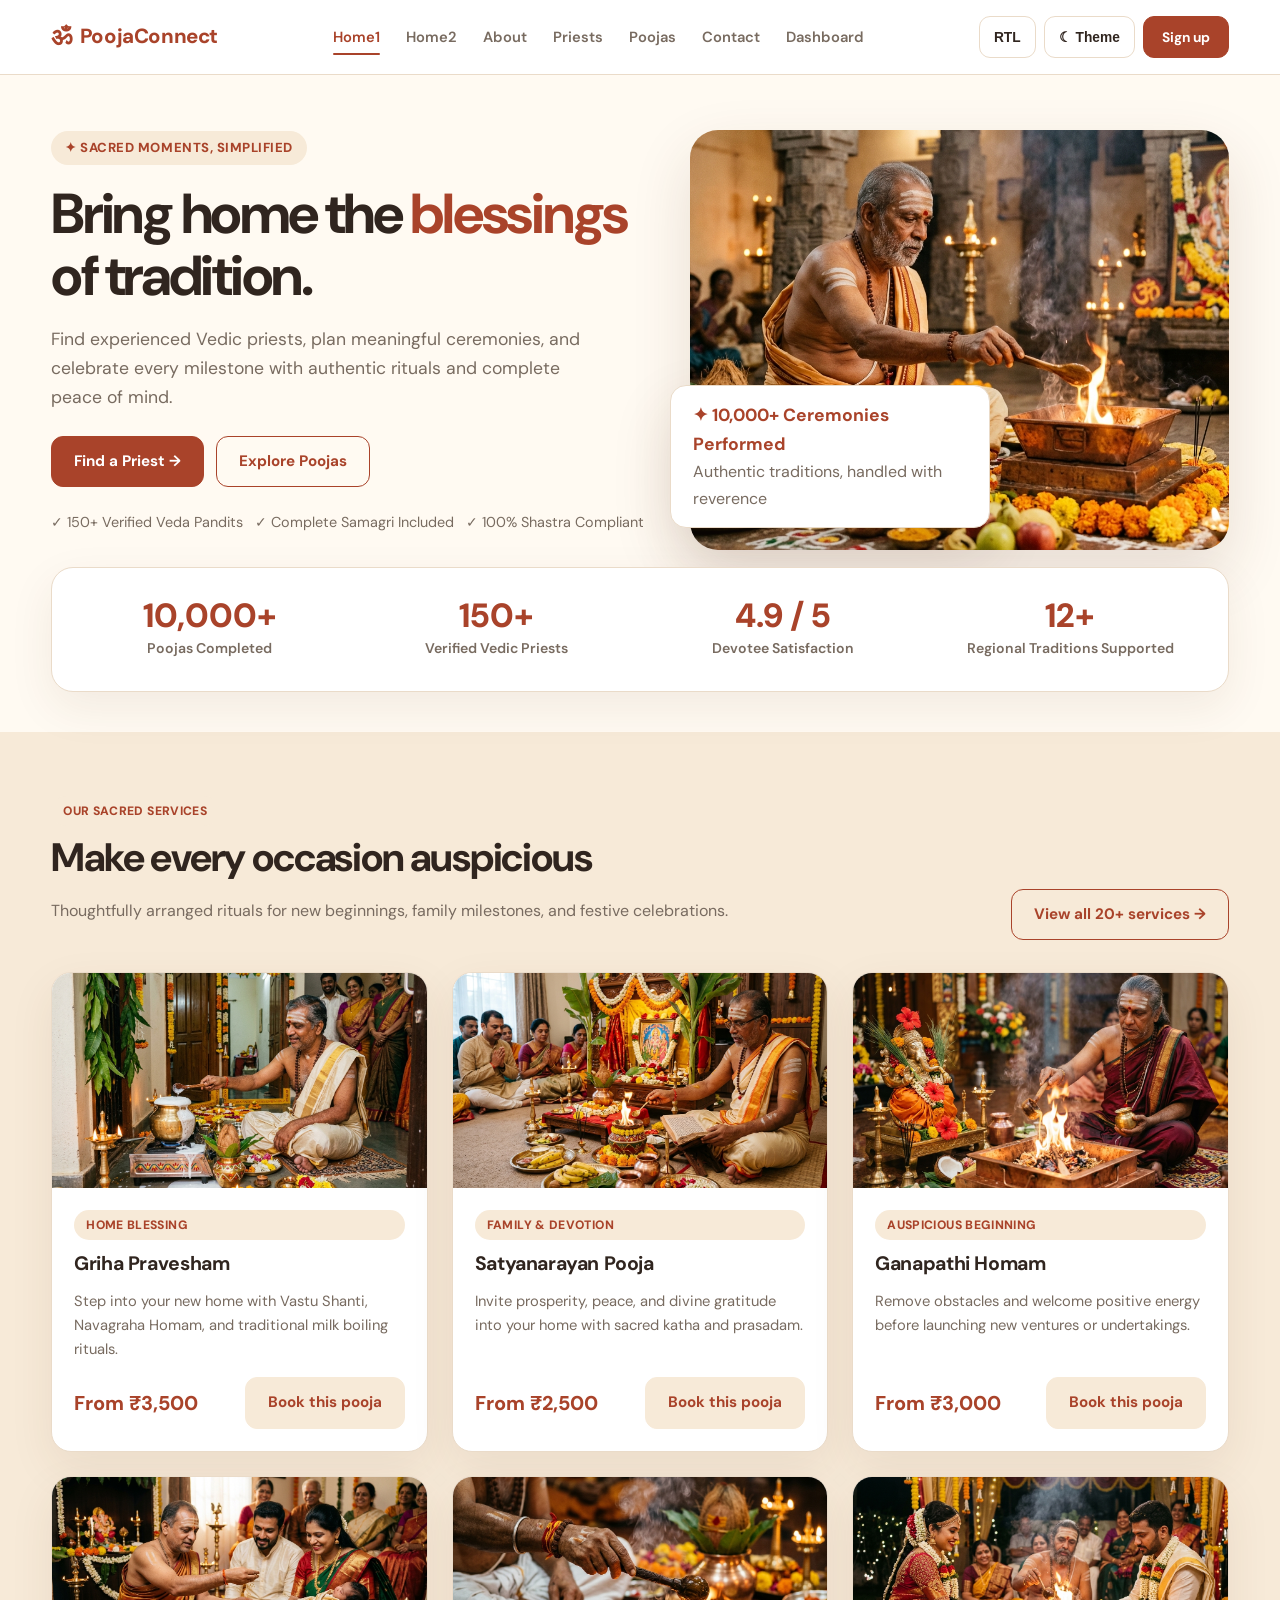
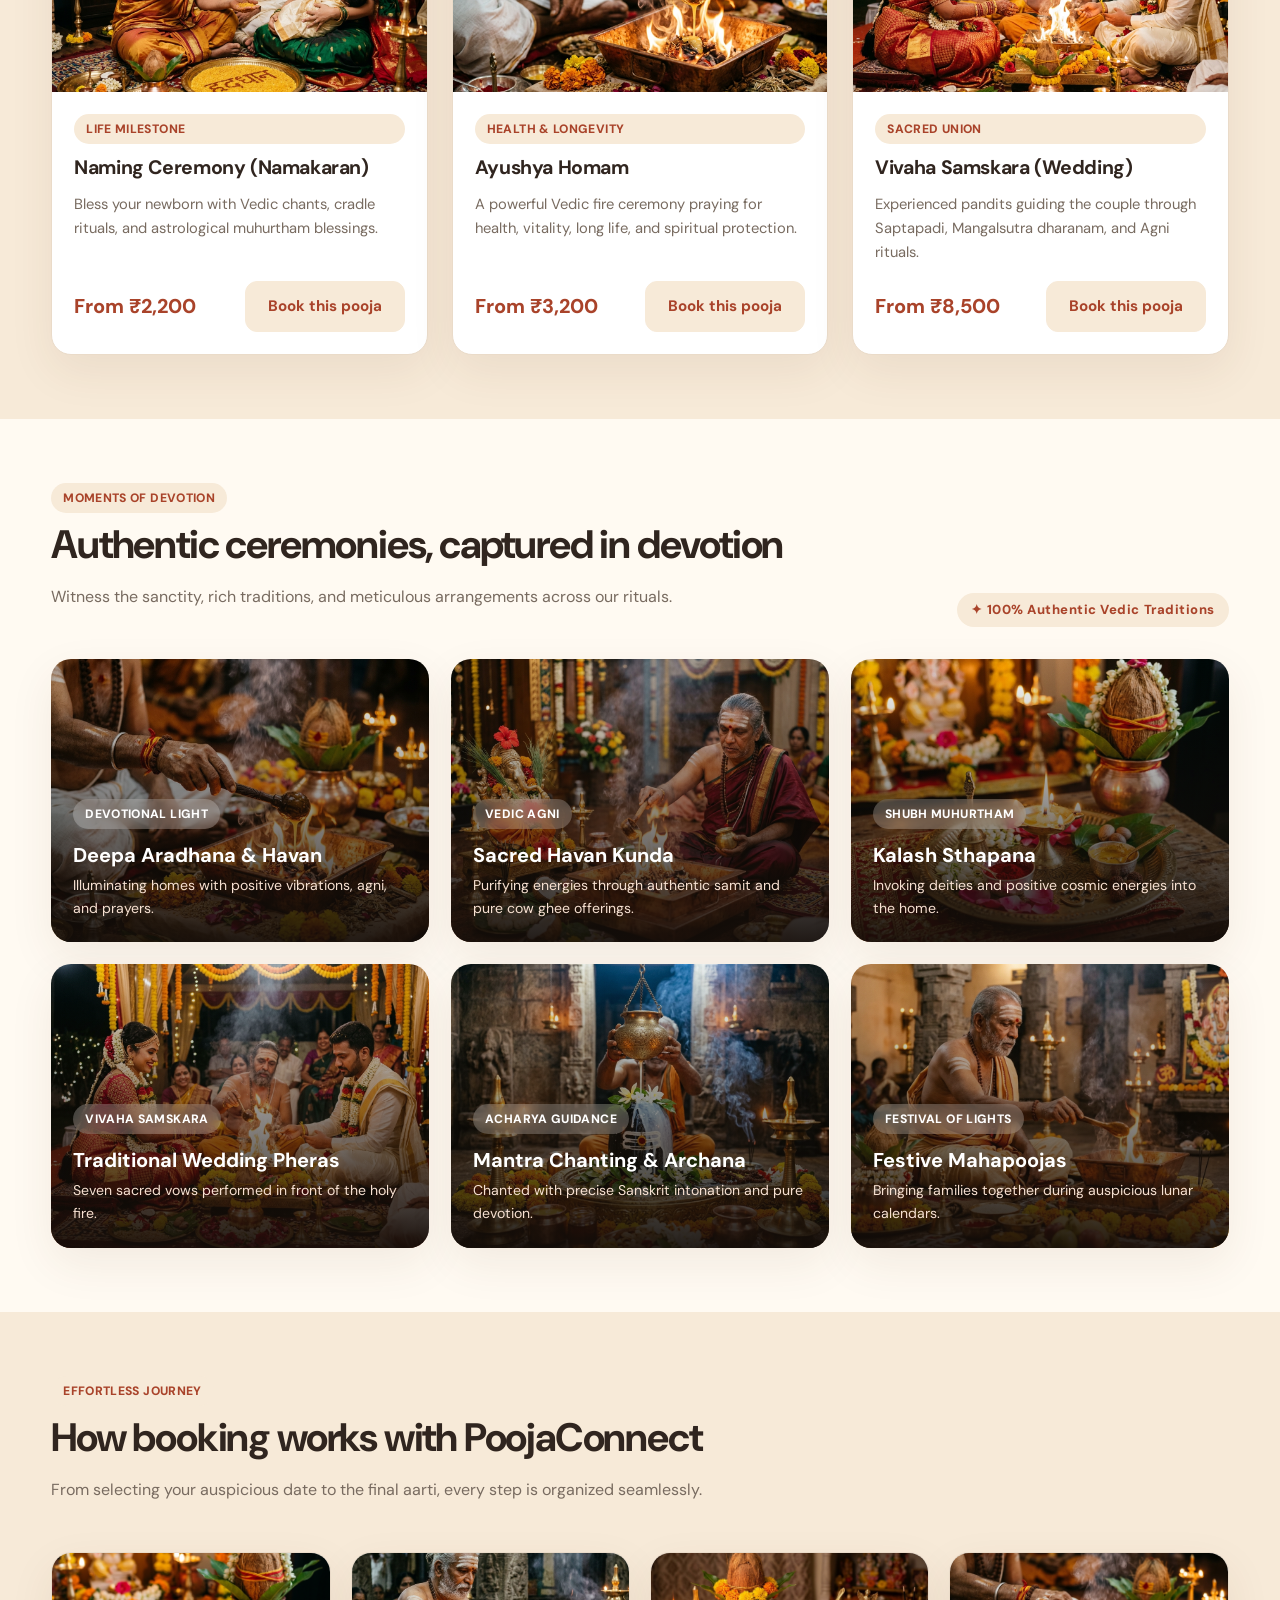
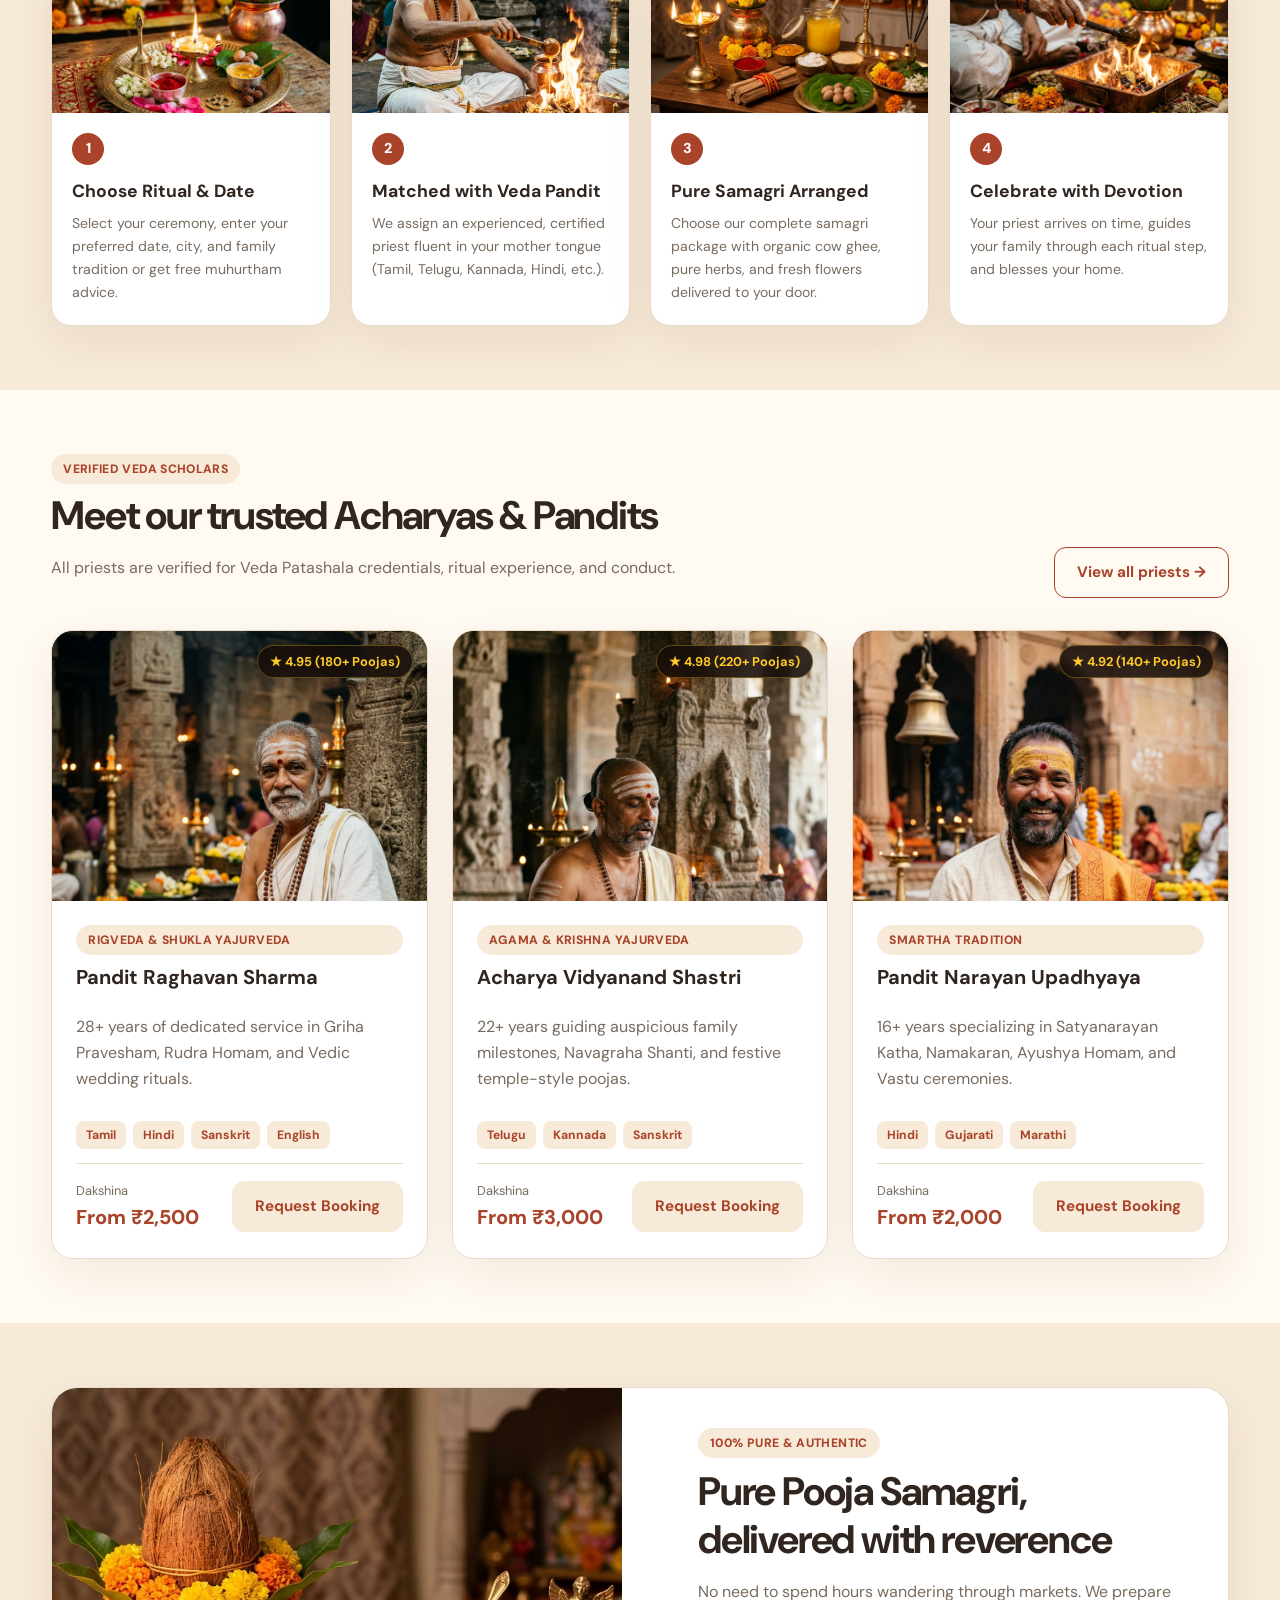
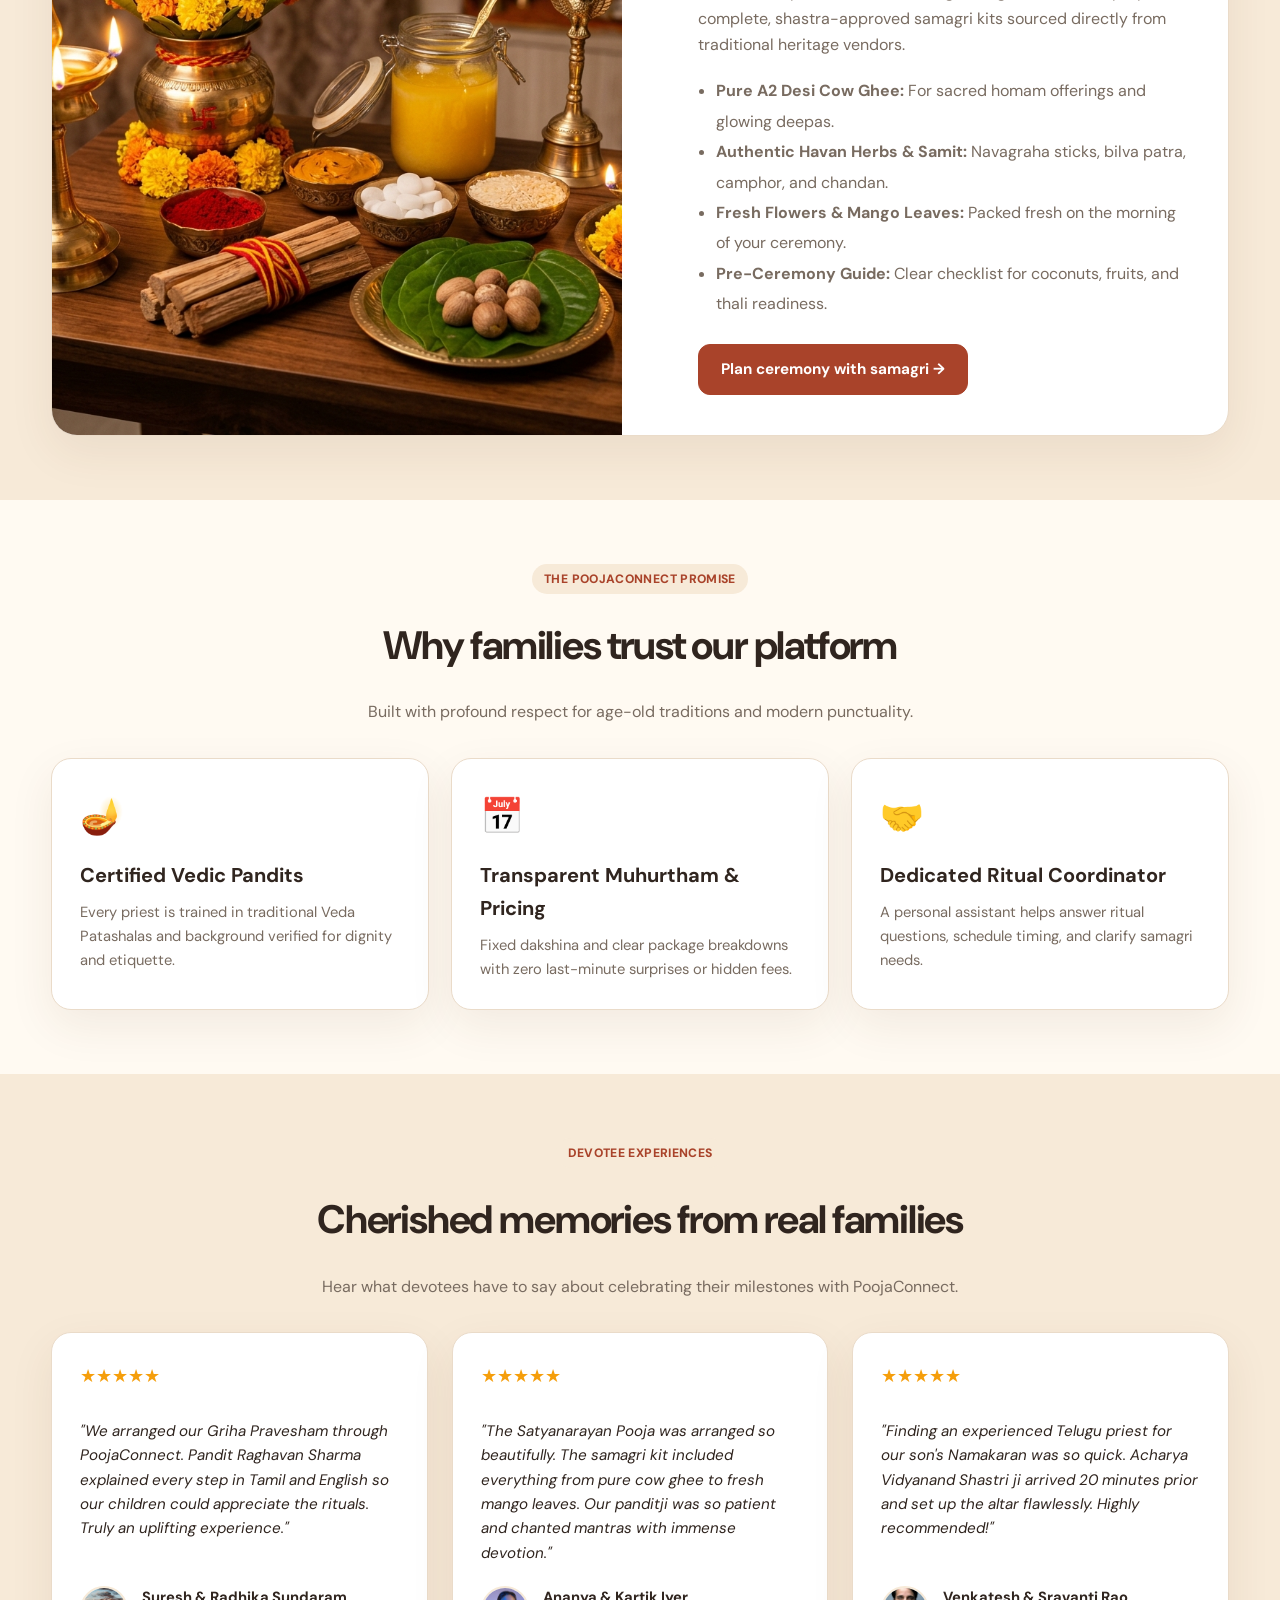
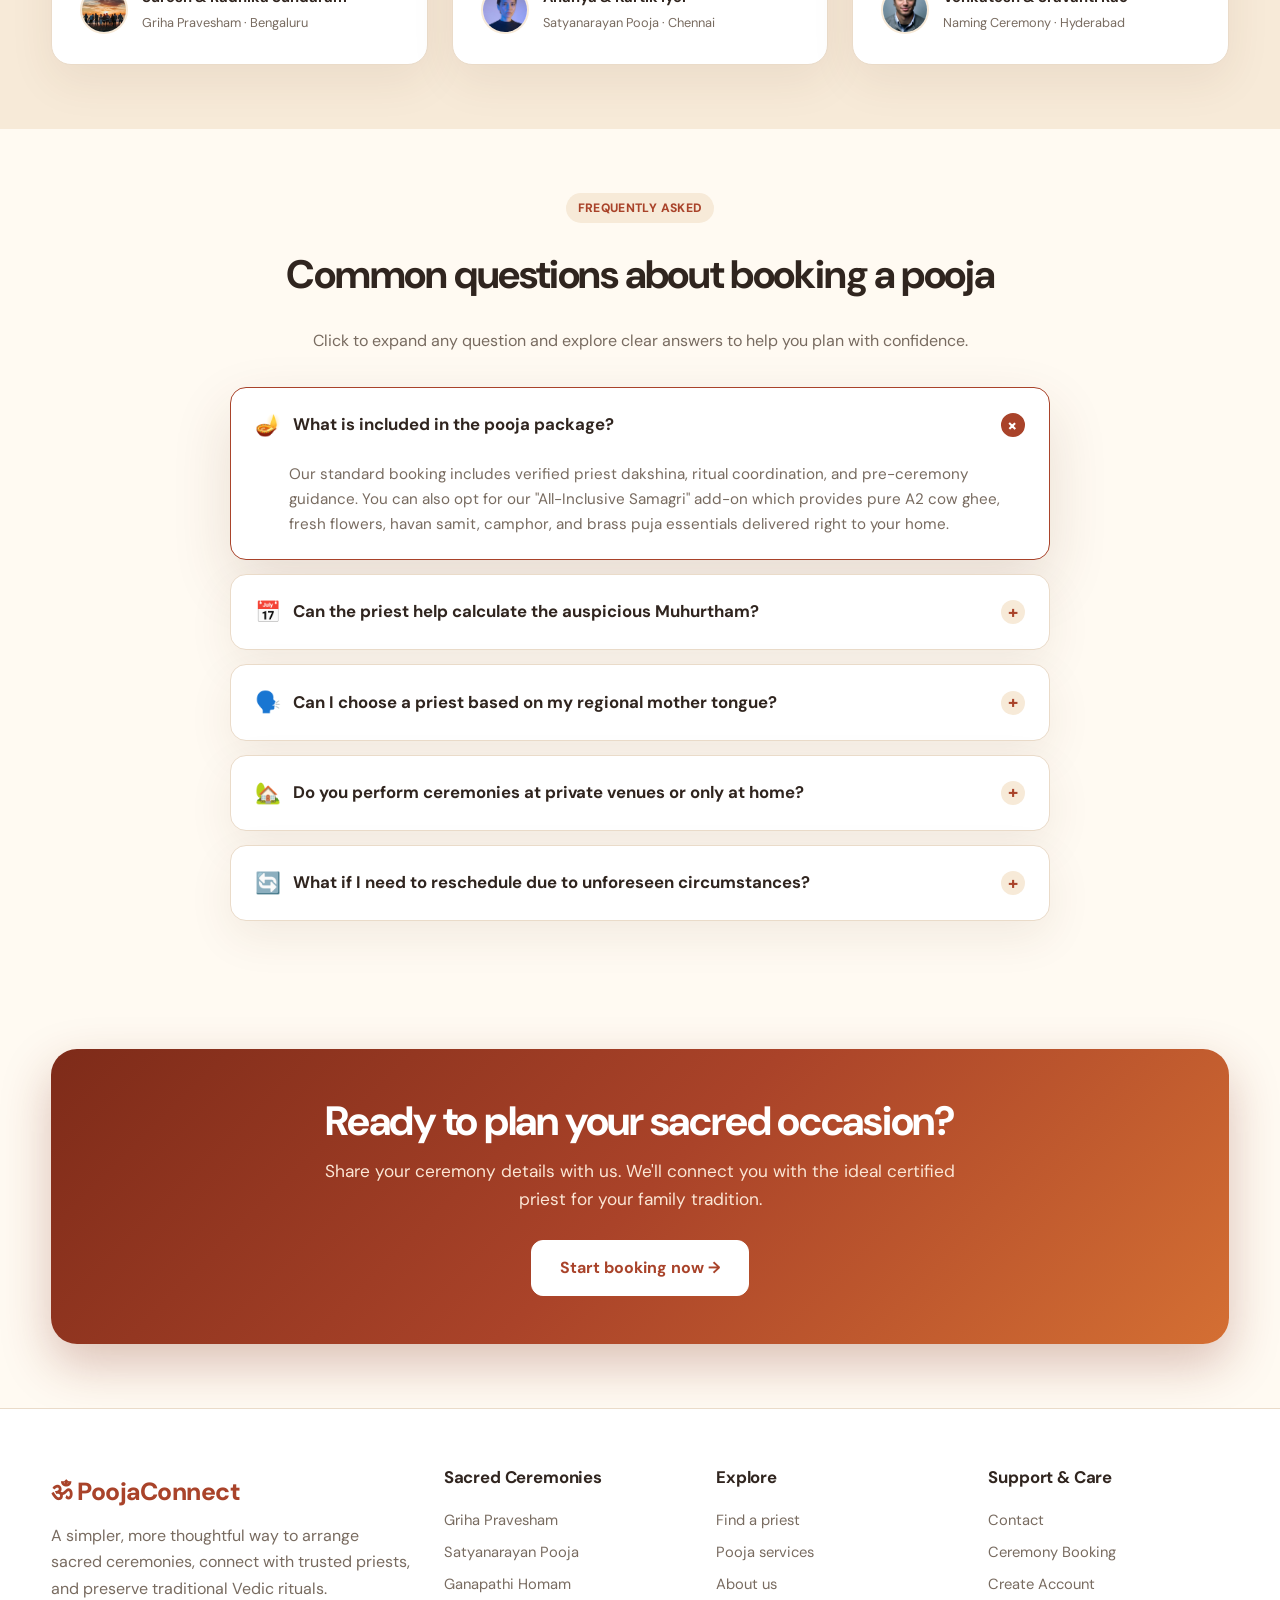
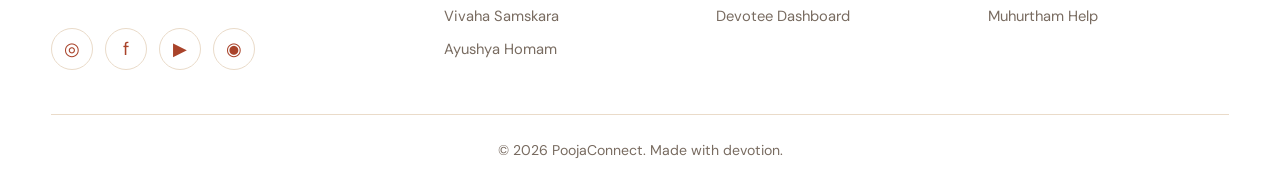
<file: index.html>
<!doctype html>
<html lang="en">

<head>
  <meta charset="utf-8">
  <meta name="viewport" content="width=device-width,initial-scale=1">
  <meta name="description"
    content="Book trusted Vedic priests and authentic pooja services with PoojaConnect. Verified pandits, pure samagri, and stress-free ceremony planning.">
  <title>Home1 | PoojaConnect</title>
  <link rel="icon" href="assets/favicon.svg" type="image/svg+xml">
  <link rel="stylesheet" href="css/style.css">
</head>

<body>
  <!-- HEADER & TOPBAR (Nav order: Home1, Home2, About, Priests, Poojas, Contact, Dashboard) -->
  <header class="topbar">
    <div class="container nav">
      <a class="logo" href="index.html">
        <span class="logo-mark">ॐ</span>
        <span>PoojaConnect</span>
      </a>

      <!-- Centered Navigation Links (Fixed Order: Home1, Home2, About, Priests, Poojas, Contact, Dashboard) -->
      <nav class="navlinks">
        <a class="active" href="index.html">Home1</a>
        <a href="home2.html">Home2</a>
        <a href="about.html">About</a>
        <a href="priests.html">Priests</a>
        <a href="poojas.html">Poojas</a>
        <a href="contact.html">Contact</a>
        <a href="dashboard.html">Dashboard</a>

        <!-- Mobile Menu Actions: Theme, RTL, Sign Up Inside Menu Drawer -->
        <div class="mobile-nav-actions">
          <div class="mobile-nav-actions-row">
            <button class="icon-btn" data-rtl-toggle aria-label="Toggle right to left">RTL</button>
            <button class="icon-btn" data-theme-toggle>☾ Theme</button>
          </div>
          <a class="btn-nav-primary" href="signup.html">Sign up</a>
        </div>
      </nav>

      <!-- Desktop Nav Actions (Equal Height 42px) -->
      <div class="nav-actions">
        <button class="icon-btn" data-rtl-toggle aria-label="Toggle right to left">RTL</button>
        <button class="icon-btn" data-theme-toggle>☾ Theme</button>
        <a class="btn-nav-primary" href="signup.html">Sign up</a>
      </div>

      <!-- Hamburger Button -->
      <button class="menu-btn" aria-label="Toggle navigation menu">☰</button>
    </div>
  </header>

  <main>
    <!-- HERO SECTION -->
    <section class="hero">
      <div class="container hero-grid">
        <div>
          <span class="eyebrow">✦ SACRED MOMENTS, SIMPLIFIED</span>
          <h1>Bring home the <em>blessings</em> of tradition.</h1>
          <p class="lead">Find experienced Vedic priests, plan meaningful ceremonies, and celebrate every milestone with
            authentic rituals and complete peace of mind.</p>

          <!-- Single line buttons on mobile for Home 1 -->
          <div class="hero-btn-group">
            <a class="btn" href="priests.html">Find a Priest →</a>
            <a class="btn secondary" href="poojas.html">Explore Poojas</a>
          </div>

          <p class="muted" style="margin-top:24px;font-size:0.9rem">
            ✓ 150+ Verified Veda Pandits &nbsp; ✓ Complete Samagri Included &nbsp; ✓ 100% Shastra Compliant
          </p>
        </div>
        <div class="hero-art">
          <img src="assets/images/hero-pooja-priest.jpg" alt="Authentic Indian Vedic priest performing sacred havan ceremony with holy agni and brass deepams">
          <div class="float-card">
            <strong>✦ 10,000+ Ceremonies Performed</strong>
            <span class="muted">Authentic traditions, handled with reverence</span>
          </div>
        </div>
      </div>
    </section>

    <!-- STATS HIGHLIGHT STRIP -->
    <div class="container">
      <div class="stats-strip">
        <div class="stat-item">
          <span class="stat-num">10,000+</span>
          <span class="stat-label">Poojas Completed</span>
        </div>
        <div class="stat-item">
          <span class="stat-num">150+</span>
          <span class="stat-label">Verified Vedic Priests</span>
        </div>
        <div class="stat-item">
          <span class="stat-num">4.9 / 5</span>
          <span class="stat-label">Devotee Satisfaction</span>
        </div>
        <div class="stat-item">
          <span class="stat-num">12+</span>
          <span class="stat-label">Regional Traditions Supported</span>
        </div>
      </div>
    </div>

    <!-- CORE POOJA SERVICES WITH RELEVANT REALISTIC IMAGES -->
    <section class="section alt" style="margin-top:40px">
      <div class="container">
        <div class="section-head">
          <div>
            <span class="tag">OUR SACRED SERVICES</span>
            <h2>Make every occasion auspicious</h2>
            <p class="muted">Thoughtfully arranged rituals for new beginnings, family milestones, and festive
              celebrations.</p>
          </div>
          <a class="btn secondary" href="poojas.html">View all 20+ services →</a>
        </div>
        <div class="cards">
          <article class="card">
            <img src="assets/images/card-griha-pravesham.jpg"
              alt="Vedic priest conducting sacred Griha Pravesham housewarming ceremony with milk boiling and kalash">
            <div class="card-body">
              <span class="tag">HOME BLESSING</span>
              <h3>Griha Pravesham</h3>
              <p class="muted">Step into your new home with Vastu Shanti, Navagraha Homam, and traditional milk boiling
                rituals.</p>
              <div style="display:flex;justify-content:space-between;align-items:center;margin-top:auto">
                <span class="price">From ₹3,500</span>
                <a class="btn light" href="booking.html">Book this pooja</a>
              </div>
            </div>
          </article>

          <article class="card">
            <img src="assets/images/card-satyanarayan.jpg"
              alt="Vedic priest chanting Sri Satyanarayan katha in front of sacred puja altar">
            <div class="card-body">
              <span class="tag">FAMILY & DEVOTION</span>
              <h3>Satyanarayan Pooja</h3>
              <p class="muted">Invite prosperity, peace, and divine gratitude into your home with sacred katha and
                prasadam.</p>
              <div style="display:flex;justify-content:space-between;align-items:center;margin-top:auto">
                <span class="price">From ₹2,500</span>
                <a class="btn light" href="booking.html">Book this pooja</a>
              </div>
            </div>
          </article>

          <article class="card">
            <img src="assets/images/card-ganapathi-homam.jpg" alt="Vedic priest offering ghee to sacred Ganapathi havan fire with Lord Ganesha idol">
            <div class="card-body">
              <span class="tag">AUSPICIOUS BEGINNING</span>
              <h3>Ganapathi Homam</h3>
              <p class="muted">Remove obstacles and welcome positive energy before launching new ventures or
                undertakings.</p>
              <div style="display:flex;justify-content:space-between;align-items:center;margin-top:auto">
                <span class="price">From ₹3,000</span>
                <a class="btn light" href="booking.html">Book this pooja</a>
              </div>
            </div>
          </article>

          <article class="card">
            <img src="assets/images/card-namakaran.jpg" alt="Vedic priest blessing baby with turmeric rice in Namakaran naming ceremony">
            <div class="card-body">
              <span class="tag">LIFE MILESTONE</span>
              <h3>Naming Ceremony (Namakaran)</h3>
              <p class="muted">Bless your newborn with Vedic chants, cradle rituals, and astrological muhurtham
                blessings.</p>
              <div style="display:flex;justify-content:space-between;align-items:center;margin-top:auto">
                <span class="price">From ₹2,200</span>
                <a class="btn light" href="booking.html">Book this pooja</a>
              </div>
            </div>
          </article>

          <article class="card">
            <img src="assets/images/card-ayushya-homam.jpg" alt="Priest offering sacred herbs and ghee into havan fire for Ayushya Homam">
            <div class="card-body">
              <span class="tag">HEALTH & LONGEVITY</span>
              <h3>Ayushya Homam</h3>
              <p class="muted">A powerful Vedic fire ceremony praying for health, vitality, long life, and spiritual
                protection.</p>
              <div style="display:flex;justify-content:space-between;align-items:center;margin-top:auto">
                <span class="price">From ₹3,200</span>
                <a class="btn light" href="booking.html">Book this pooja</a>
              </div>
            </div>
          </article>

          <article class="card">
            <img src="assets/images/card-vivaha-samskara.jpg" alt="Traditional Vedic wedding ceremony Vivaha Samskara with sacred Agni havan pooja">
            <div class="card-body">
              <span class="tag">SACRED UNION</span>
              <h3>Vivaha Samskara (Wedding)</h3>
              <p class="muted">Experienced pandits guiding the couple through Saptapadi, Mangalsutra dharanam, and Agni
                rituals.</p>
              <div style="display:flex;justify-content:space-between;align-items:center;margin-top:auto">
                <span class="price">From ₹8,500</span>
                <a class="btn light" href="booking.html">Book this pooja</a>
              </div>
            </div>
          </article>
        </div>
      </div>
    </section>

    <!-- SACRED RITUALS VISUAL GALLERY -->
    <section class="section">
      <div class="container">
        <div class="section-head">
          <div>
            <span class="tag">MOMENTS OF DEVOTION</span>
            <h2>Authentic ceremonies, captured in devotion</h2>
            <p class="muted">Witness the sanctity, rich traditions, and meticulous arrangements across our rituals.</p>
          </div>
          <span class="eyebrow">✦ 100% Authentic Vedic Traditions</span>
        </div>
        <div class="gallery-grid">
          <div class="gallery-card">
            <img src="assets/images/pooja-ceremony-priest.jpg" alt="Vedic priest offering pure ghee and herbs into sacred Agni havan fire">
            <div class="gallery-overlay">
              <span class="tag">DEVOTIONAL LIGHT</span>
              <h3>Deepa Aradhana & Havan</h3>
              <p>Illuminating homes with positive vibrations, agni, and prayers.</p>
            </div>
          </div>

          <div class="gallery-card">
            <img src="assets/images/card-ganapathi-homam.jpg" alt="Vedic priest offering ghee into sacred Ganapathi havan kunda">
            <div class="gallery-overlay">
              <span class="tag">VEDIC AGNI</span>
              <h3>Sacred Havan Kunda</h3>
              <p>Purifying energies through authentic samit and pure cow ghee offerings.</p>
            </div>
          </div>

          <div class="gallery-card">
            <img src="assets/images/card-puja-thali.jpg" alt="Auspicious brass pooja thali and Kalash setup with coconut and mango leaves">
            <div class="gallery-overlay">
              <span class="tag">SHUBH MUHURTHAM</span>
              <h3>Kalash Sthapana</h3>
              <p>Invoking deities and positive cosmic energies into the home.</p>
            </div>
          </div>

          <div class="gallery-card">
            <img src="assets/images/card-vivaha-samskara.jpg" alt="Couple performing traditional Vivaha Samskara pooja before holy agni fire">
            <div class="gallery-overlay">
              <span class="tag">VIVAHA SAMSKARA</span>
              <h3>Traditional Wedding Pheras</h3>
              <p>Seven sacred vows performed in front of the holy fire.</p>
            </div>
          </div>

          <div class="gallery-card">
            <img src="assets/images/card-rudra-abhishekam.jpg" alt="Sacred Shiva Lingam Rudra Abhishekam with milk and bilva leaves">
            <div class="gallery-overlay">
              <span class="tag">ACHARYA GUIDANCE</span>
              <h3>Mantra Chanting & Archana</h3>
              <p>Chanted with precise Sanskrit intonation and pure devotion.</p>
            </div>
          </div>

          <div class="gallery-card">
            <img src="assets/images/hero-pooja-priest.jpg"
              alt="Authentic Vedic priest performing sacred ceremony">
            <div class="gallery-overlay">
              <span class="tag">FESTIVAL OF LIGHTS</span>
              <h3>Festive Mahapoojas</h3>
              <p>Bringing families together during auspicious lunar calendars.</p>
            </div>
          </div>
        </div>
      </div>
    </section>

    <!-- HOW POOJACONNECT WORKS -->
    <section class="section alt">
      <div class="container">
        <div class="section-head">
          <div>
            <span class="tag">EFFORTLESS JOURNEY</span>
            <h2>How booking works with PoojaConnect</h2>
            <p class="muted">From selecting your auspicious date to the final aarti, every step is organized seamlessly.
            </p>
          </div>
        </div>
        <div class="steps-grid">
          <div class="step-card">
            <img src="assets/images/card-puja-thali.jpg" alt="Authentic brass pooja thali for sacred ritual">
            <div class="step-body">
              <span class="step-num">1</span>
              <h3>Choose Ritual & Date</h3>
              <p class="muted">Select your ceremony, enter your preferred date, city, and family tradition or get free
                muhurtham advice.</p>
            </div>
          </div>

          <div class="step-card">
            <img src="assets/images/priest-vedic.jpg" alt="Vedic priest profile verification">
            <div class="step-body">
              <span class="step-num">2</span>
              <h3>Matched with Veda Pandit</h3>
              <p class="muted">We assign an experienced, certified priest fluent in your mother tongue (Tamil, Telugu,
                Kannada, Hindi, etc.).</p>
            </div>
          </div>

          <div class="step-card">
            <img src="assets/images/card-samagri-kit.jpg" alt="Pure pooja samagri kit with brass deepam, cow ghee, camphor, and kalash">
            <div class="step-body">
              <span class="step-num">3</span>
              <h3>Pure Samagri Arranged</h3>
              <p class="muted">Choose our complete samagri package with organic cow ghee, pure herbs, and fresh flowers
                delivered to your door.</p>
            </div>
          </div>

          <div class="step-card">
            <img src="assets/images/card-ayushya-homam.jpg" alt="Priest performing blessings and sacred havan offerings for family">
            <div class="step-body">
              <span class="step-num">4</span>
              <h3>Celebrate with Devotion</h3>
              <p class="muted">Your priest arrives on time, guides your family through each ritual step, and blesses
                your home.</p>
            </div>
          </div>
        </div>
      </div>
    </section>

    <!-- FEATURED VERIFIED PRIESTS (AUTHENTIC PRIEST IMAGES & CENTERED 3RD CARD AT 768px) -->
    <section class="section">
      <div class="container">
        <div class="section-head">
          <div>
            <span class="tag">VERIFIED VEDA SCHOLARS</span>
            <h2>Meet our trusted Acharyas & Pandits</h2>
            <p class="muted">All priests are verified for Veda Patashala credentials, ritual experience, and conduct.
            </p>
          </div>
          <a class="btn secondary" href="priests.html">View all priests →</a>
        </div>
        <div class="priest-grid">
          <!-- Priest 1: Authentic Elderly Vedic Priest with Tilak, Dhoti & Brass Diya -->
          <article class="priest-card">
            <div class="priest-thumb-wrap">
              <img src="assets/images/priest-1.jpg" alt="Pandit Raghavan Sharma - Traditional Vedic Priest with Tilak">
              <span class="priest-badge">★ 4.95 (180+ Poojas)</span>
            </div>
            <div class="priest-body">
              <span class="tag">RIGVEDA & SHUKLA YAJURVEDA</span>
              <h3>Pandit Raghavan Sharma</h3>
              <p class="muted">28+ years of dedicated service in Griha Pravesham, Rudra Homam, and Vedic wedding
                rituals.</p>
              <div class="priest-meta">
                <span class="meta-chip">Tamil</span>
                <span class="meta-chip">Hindi</span>
                <span class="meta-chip">Sanskrit</span>
                <span class="meta-chip">English</span>
              </div>
              <div class="priest-footer">
                <div>
                  <span class="muted" style="font-size:0.8rem;display:block">Dakshina</span>
                  <span class="price">From ₹2,500</span>
                </div>
                <a class="btn light" href="booking.html">Request Booking</a>
              </div>
            </div>
          </article>

          <!-- Priest 2: Authentic South Indian Vedic Acharya with Tripundra Vibhuti -->
          <article class="priest-card">
            <div class="priest-thumb-wrap">
              <img src="assets/images/priest-2.jpg" alt="Acharya Vidyanand Shastri - Vedic Acharya Chanting Mantras">
              <span class="priest-badge">★ 4.98 (220+ Poojas)</span>
            </div>
            <div class="priest-body">
              <span class="tag">AGAMA & KRISHNA YAJURVEDA</span>
              <h3>Acharya Vidyanand Shastri</h3>
              <p class="muted">22+ years guiding auspicious family milestones, Navagraha Shanti, and festive
                temple-style poojas.</p>
              <div class="priest-meta">
                <span class="meta-chip">Telugu</span>
                <span class="meta-chip">Kannada</span>
                <span class="meta-chip">Sanskrit</span>
              </div>
              <div class="priest-footer">
                <div>
                  <span class="muted" style="font-size:0.8rem;display:block">Dakshina</span>
                  <span class="price">From ₹3,000</span>
                </div>
                <a class="btn light" href="booking.html">Request Booking</a>
              </div>
            </div>
          </article>

          <!-- Priest 3: Authentic North Indian Pandit with Chandan Tilak & Panchangam Book -->
          <article class="priest-card">
            <div class="priest-thumb-wrap">
              <img src="assets/images/priest-3.jpg"
                alt="Pandit Narayan Upadhyaya - Hindu Pandit with Sacred Panchangam">
              <span class="priest-badge">★ 4.92 (140+ Poojas)</span>
            </div>
            <div class="priest-body">
              <span class="tag">SMARTHA TRADITION</span>
              <h3>Pandit Narayan Upadhyaya</h3>
              <p class="muted">16+ years specializing in Satyanarayan Katha, Namakaran, Ayushya Homam, and Vastu
                ceremonies.</p>
              <div class="priest-meta">
                <span class="meta-chip">Hindi</span>
                <span class="meta-chip">Gujarati</span>
                <span class="meta-chip">Marathi</span>
              </div>
              <div class="priest-footer">
                <div>
                  <span class="muted" style="font-size:0.8rem;display:block">Dakshina</span>
                  <span class="price">From ₹2,000</span>
                </div>
                <a class="btn light" href="booking.html">Request Booking</a>
              </div>
            </div>
          </article>
        </div>
      </div>
    </section>

    <!-- PURE SAMAGRI BANNER -->
    <section class="section alt">
      <div class="container">
        <div class="grid-two"
          style="background:var(--surface);border:1px solid var(--line);border-radius:26px;overflow:hidden;box-shadow:var(--shadow)">
          <img src="assets/images/card-samagri-kit.jpg" alt="Auspicious brass lamps and complete pure puja samagri kit"
            style="width:100%;height:100%;min-height:360px;object-fit:cover">
          <div style="padding:40px">
            <span class="tag">100% PURE & AUTHENTIC</span>
            <h2 style="margin:10px 0 14px">Pure Pooja Samagri, delivered with reverence</h2>
            <p class="muted">No need to spend hours wandering through markets. We prepare complete, shastra-approved
              samagri kits sourced directly from traditional heritage vendors.</p>
            <ul class="muted" style="line-height:1.9;margin:18px 0 24px;padding-left:18px">
              <li><strong>Pure A2 Desi Cow Ghee:</strong> For sacred homam offerings and glowing deepas.</li>
              <li><strong>Authentic Havan Herbs & Samit:</strong> Navagraha sticks, bilva patra, camphor, and chandan.
              </li>
              <li><strong>Fresh Flowers & Mango Leaves:</strong> Packed fresh on the morning of your ceremony.</li>
              <li><strong>Pre-Ceremony Guide:</strong> Clear checklist for coconuts, fruits, and thali readiness.</li>
            </ul>
            <a class="btn" href="booking.html">Plan ceremony with samagri →</a>
          </div>
        </div>
      </div>
    </section>

    <!-- WHY POOJACONNECT -->
    <section class="section">
      <div class="container">
        <div class="section-head center">
          <span class="tag">THE POOJACONNECT PROMISE</span>
          <h2>Why families trust our platform</h2>
          <p class="muted">Built with profound respect for age-old traditions and modern punctuality.</p>
        </div>
        <div class="features">
          <div class="feature">
            <div class="symbol">🪔</div>
            <h3>Certified Vedic Pandits</h3>
            <p class="muted">Every priest is trained in traditional Veda Patashalas and background verified for dignity
              and etiquette.</p>
          </div>
          <div class="feature">
            <div class="symbol">📅</div>
            <h3>Transparent Muhurtham & Pricing</h3>
            <p class="muted">Fixed dakshina and clear package breakdowns with zero last-minute surprises or hidden fees.
            </p>
          </div>
          <div class="feature">
            <div class="symbol">🤝</div>
            <h3>Dedicated Ritual Coordinator</h3>
            <p class="muted">A personal assistant helps answer ritual questions, schedule timing, and clarify samagri
              needs.</p>
          </div>
        </div>
      </div>
    </section>

    <!-- DEVOTEE TESTIMONIALS -->
    <section class="section alt">
      <div class="container">
        <div class="section-head center">
          <span class="tag">DEVOTEE EXPERIENCES</span>
          <h2>Cherished memories from real families</h2>
          <p class="muted">Hear what devotees have to say about celebrating their milestones with PoojaConnect.</p>
        </div>
        <div class="cards">
          <div class="card" style="padding:28px">
            <div style="color:#f59e0b;font-size:1.15rem;margin-bottom:12px">★★★★★</div>
            <p style="font-style:italic;margin-bottom:20px;font-size:0.95rem;line-height:1.6">
              "We arranged our Griha Pravesham through PoojaConnect. Pandit Raghavan Sharma explained every step in
              Tamil and English so our children could appreciate the rituals. Truly an uplifting experience."
            </p>
            <div style="display:flex;align-items:center;gap:14px;margin-top:auto">
              <img src="assets/images/testimonial-family1.jpg" alt="Suresh & Radhika Sundaram"
                style="width:48px;height:48px;border-radius:50%;object-fit:cover;border:2px solid var(--soft)">
              <div>
                <strong style="display:block;font-size:0.92rem">Suresh & Radhika Sundaram</strong>
                <span class="muted" style="font-size:0.8rem">Griha Pravesham · Bengaluru</span>
              </div>
            </div>
          </div>

          <div class="card" style="padding:28px">
            <div style="color:#f59e0b;font-size:1.15rem;margin-bottom:12px">★★★★★</div>
            <p style="font-style:italic;margin-bottom:20px;font-size:0.95rem;line-height:1.6">
              "The Satyanarayan Pooja was arranged so beautifully. The samagri kit included everything from pure cow
              ghee to fresh mango leaves. Our panditji was so patient and chanted mantras with immense devotion."
            </p>
            <div style="display:flex;align-items:center;gap:14px;margin-top:auto">
              <img src="assets/images/testimonial-family2.jpg" alt="Ananya & Kartik Iyer"
                style="width:48px;height:48px;border-radius:50%;object-fit:cover;border:2px solid var(--soft)">
              <div>
                <strong style="display:block;font-size:0.92rem">Ananya & Kartik Iyer</strong>
                <span class="muted" style="font-size:0.8rem">Satyanarayan Pooja · Chennai</span>
              </div>
            </div>
          </div>

          <div class="card" style="padding:28px">
            <div style="color:#f59e0b;font-size:1.15rem;margin-bottom:12px">★★★★★</div>
            <p style="font-style:italic;margin-bottom:20px;font-size:0.95rem;line-height:1.6">
              "Finding an experienced Telugu priest for our son's Namakaran was so quick. Acharya Vidyanand Shastri ji
              arrived 20 minutes prior and set up the altar flawlessly. Highly recommended!"
            </p>
            <div style="display:flex;align-items:center;gap:14px;margin-top:auto">
              <img src="assets/images/testimonial-family3.jpg" alt="Venkatesh & Sravanti Rao"
                style="width:48px;height:48px;border-radius:50%;object-fit:cover;border:2px solid var(--soft)">
              <div>
                <strong style="display:block;font-size:0.92rem">Venkatesh & Sravanti Rao</strong>
                <span class="muted" style="font-size:0.8rem">Naming Ceremony · Hyderabad</span>
              </div>
            </div>
          </div>
        </div>
      </div>
    </section>

    <!-- NEW INTERACTIVE DROPDOWN FAQ SECTION -->
    <section class="section">
      <div class="container">
        <div class="section-head center">
          <span class="tag">FREQUENTLY ASKED</span>
          <h2>Common questions about booking a pooja</h2>
          <p class="muted">Click to expand any question and explore clear answers to help you plan with confidence.</p>
        </div>

        <div class="faq-accordion">
          <details class="faq-dropdown" open>
            <summary class="faq-summary">
              <div class="faq-icon-title">
                <span class="q-icon">🪔</span>
                <span>What is included in the pooja package?</span>
              </div>
              <span class="faq-chevron">+</span>
            </summary>
            <div class="faq-content">
              Our standard booking includes verified priest dakshina, ritual coordination, and pre-ceremony guidance.
              You can also opt for our "All-Inclusive Samagri" add-on which provides pure A2 cow ghee, fresh flowers,
              havan samit, camphor, and brass puja essentials delivered right to your home.
            </div>
          </details>

          <details class="faq-dropdown">
            <summary class="faq-summary">
              <div class="faq-icon-title">
                <span class="q-icon">📅</span>
                <span>Can the priest help calculate the auspicious Muhurtham?</span>
              </div>
              <span class="faq-chevron">+</span>
            </summary>
            <div class="faq-content">
              Yes, absolutely. When submitting your booking request, simply mention that you need muhurtham guidance.
              Our senior astrologer acharyas will review your Janma Nakshatra and propose the most auspicious timings
              based on the Panchangam.
            </div>
          </details>

          <details class="faq-dropdown">
            <summary class="faq-summary">
              <div class="faq-icon-title">
                <span class="q-icon">🗣️</span>
                <span>Can I choose a priest based on my regional mother tongue?</span>
              </div>
              <span class="faq-chevron">+</span>
            </summary>
            <div class="faq-content">
              Yes. We have certified pandits proficient in Tamil, Telugu, Kannada, Hindi, Marathi, Gujarati, and
              Sanskrit to ensure your family fully understands the meaning and significance of the sacred mantras.
            </div>
          </details>

          <details class="faq-dropdown">
            <summary class="faq-summary">
              <div class="faq-icon-title">
                <span class="q-icon">🏡</span>
                <span>Do you perform ceremonies at private venues or only at home?</span>
              </div>
              <span class="faq-chevron">+</span>
            </summary>
            <div class="faq-content">
              We perform rituals at private residences, apartments, community halls, marriage venues, temple premises,
              and commercial offices. Simply share your venue address when confirming your booking.
            </div>
          </details>

          <details class="faq-dropdown">
            <summary class="faq-summary">
              <div class="faq-icon-title">
                <span class="q-icon">🔄</span>
                <span>What if I need to reschedule due to unforeseen circumstances?</span>
              </div>
              <span class="faq-chevron">+</span>
            </summary>
            <div class="faq-content">
              We understand family schedules change. You can reschedule your ceremony free of charge up to 24 hours
              prior to the muhurtham date directly from your Devotee Dashboard or by calling our coordinator helpline.
            </div>
          </details>
        </div>
      </div>
    </section>

    <!-- CENTERED CTA SECTION WITH BUTTON BELOW -->
    <section class="section">
      <div class="container">
        <div class="cta">
          <div class="cta-content">
            <h2>Ready to plan your sacred occasion?</h2>
            <p>Share your ceremony details with us. We'll connect you with the ideal certified priest for your family
              tradition.</p>
          </div>
          <a class="btn" href="booking.html">Start booking now →</a>
        </div>
      </div>
    </section>
  </main>

  <!-- 4-COLUMN FOOTER WITH SOCIAL HOVER & BACK TO TOP ICON BUTTON (Points 2 in Image 1) -->
  <footer class="footer">
    <div class="container">
      <div class="footer-grid">
        <div>
          <!-- Larger Brand Name (Point 2 in Image 1) -->
          <a class="logo" href="index.html">
            <span class="logo-mark">ॐ</span>
            <span>PoojaConnect</span>
          </a>
          <p class="muted" style="margin-top:10px">A simpler, more thoughtful way to arrange sacred ceremonies, connect
            with trusted priests, and preserve traditional Vedic rituals.</p>
          <!-- Social Media with Smooth Hover -->
          <div class="socials">
            <a href="https://instagram.com" aria-label="Instagram">◎</a>
            <a href="https://facebook.com" aria-label="Facebook">f</a>
            <a href="https://youtube.com" aria-label="YouTube">▶</a>
            <a href="https://wa.me/" aria-label="WhatsApp">◉</a>
          </div>
        </div>
        <div>
          <h4>Sacred Ceremonies</h4>
          <a href="poojas.html">Griha Pravesham</a>
          <a href="poojas.html">Satyanarayan Pooja</a>
          <a href="poojas.html">Ganapathi Homam</a>
          <a href="poojas.html">Vivaha Samskara</a>
          <a href="poojas.html">Ayushya Homam</a>
        </div>
        <div>
          <h4>Explore</h4>
          <a href="priests.html">Find a priest</a>
          <a href="poojas.html">Pooja services</a>
          <a href="about.html">About us</a>
          <a href="dashboard.html">Devotee Dashboard</a>
        </div>
        <div>
          <h4>Support & Care</h4>
          <a href="contact.html">Contact</a>
          <a href="booking.html">Ceremony Booking</a>
          <a href="signup.html">Create Account</a>
          <a href="contact.html">Muhurtham Help</a>
        </div>
      </div>

      <div class="footer-bottom">
        <div>© <span data-year></span> PoojaConnect. Made with devotion.</div>
      </div>
    </div>
  </footer>

  <!-- Floating Back to Top Button -->
  <button id="floatingBackTop" class="floating-back-top" aria-label="Scroll to top">↑</button>

  <script src="js/main.js"></script>
</body>

</html>
</file>
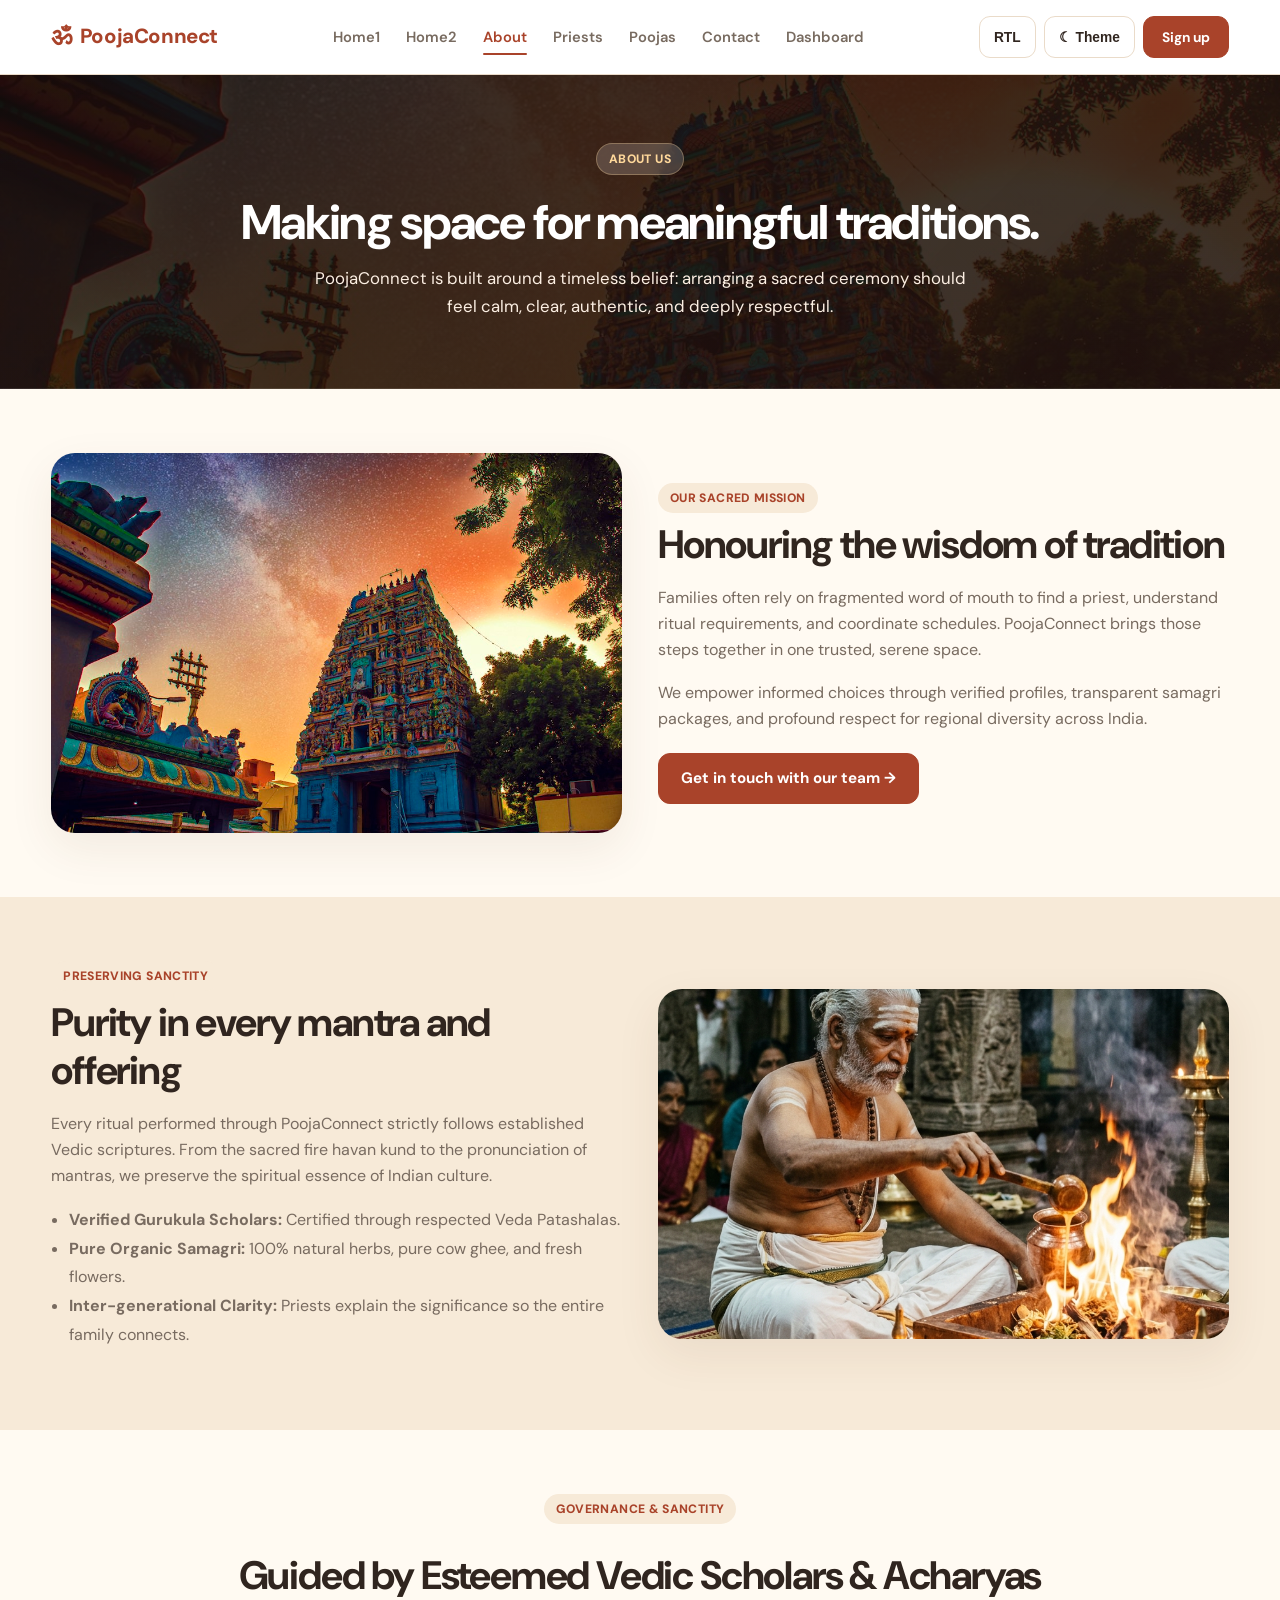
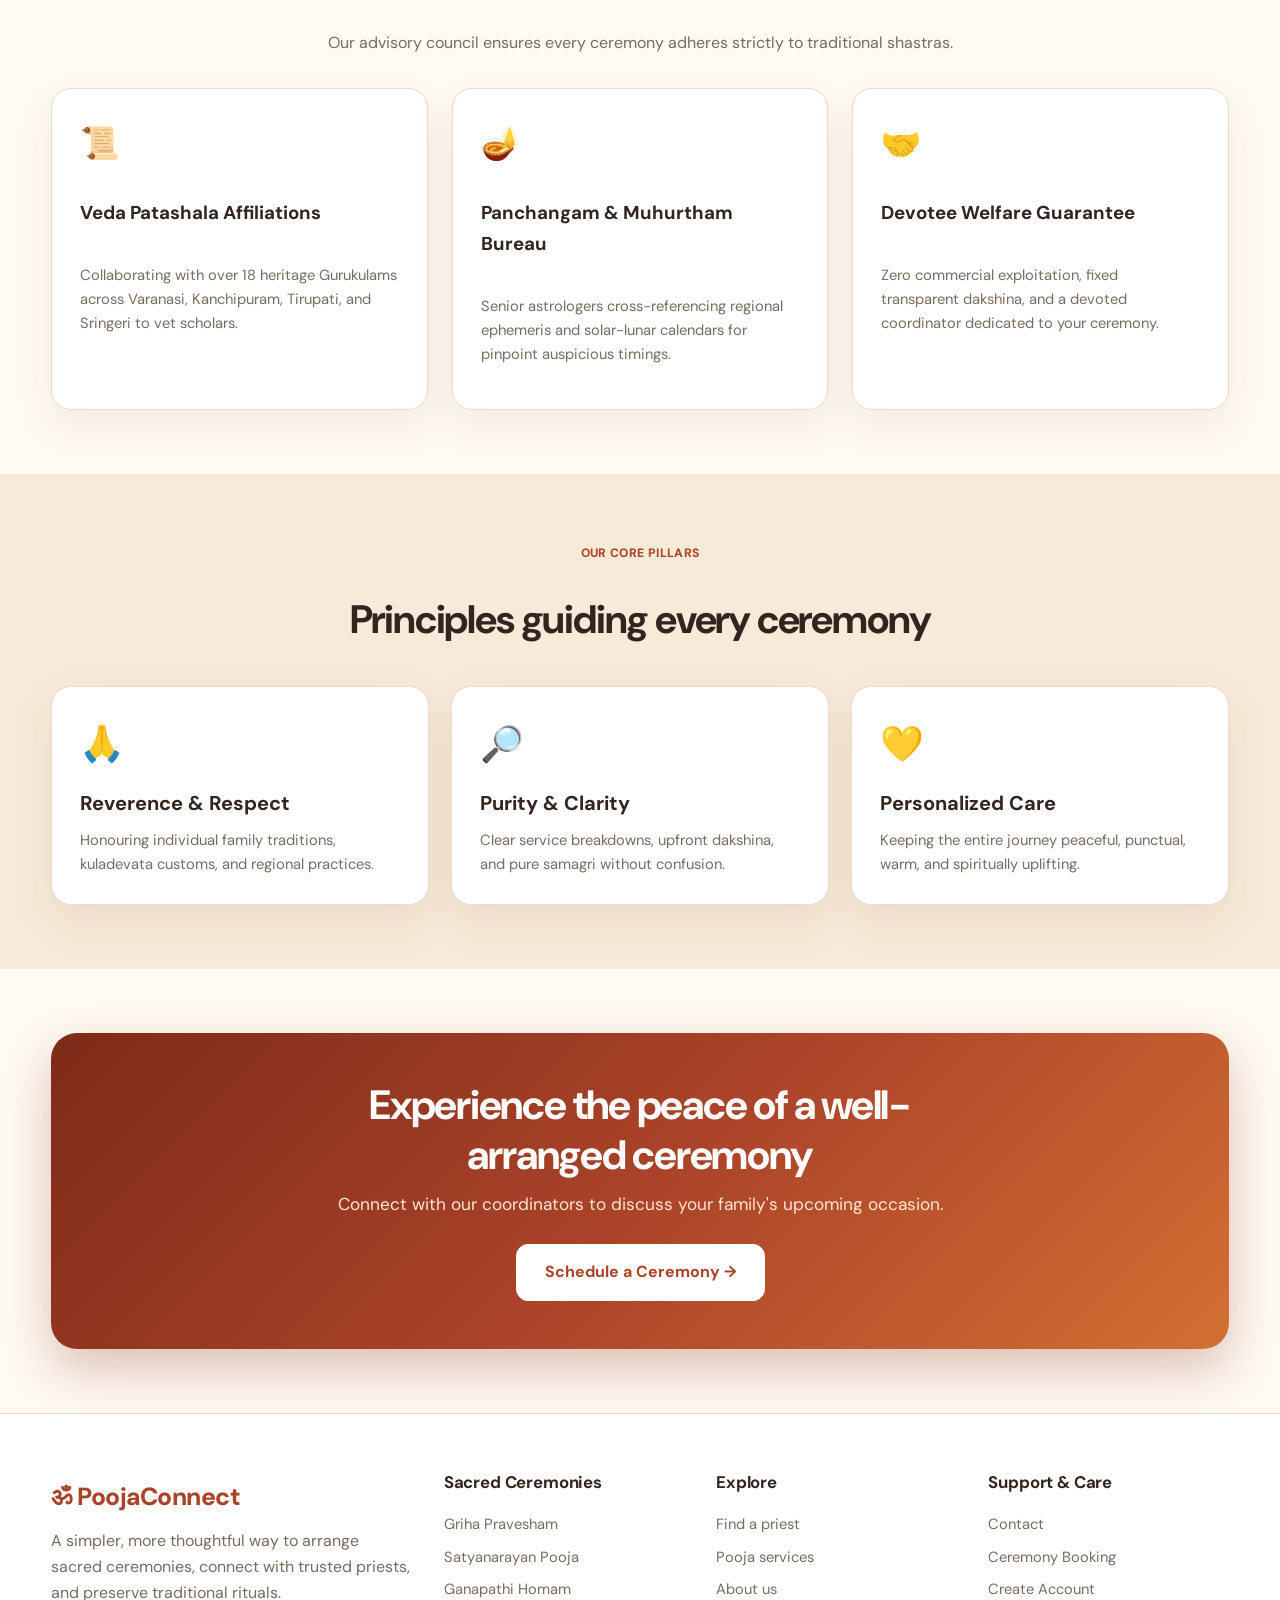
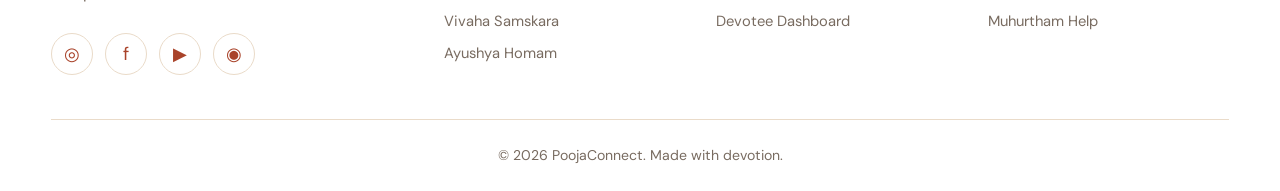
<file: about.html>
<!doctype html>
<html lang="en">
<head>
  <meta charset="utf-8">
  <meta name="viewport" content="width=device-width,initial-scale=1">
  <meta name="description" content="Learn more about PoojaConnect's mission to make sacred ceremonies calm, authentic, and accessible.">
  <title>About | PoojaConnect</title>
  <link rel="icon" href="assets/favicon.svg" type="image/svg+xml">
  <link rel="stylesheet" href="css/style.css">
</head>
<body>
  <!-- HEADER & TOPBAR (Nav order: Home1, Home2, About, Priests, Poojas, Contact, Dashboard) -->
  <header class="topbar">
    <div class="container nav">
      <a class="logo" href="index.html">
        <span class="logo-mark">ॐ</span>
        <span>PoojaConnect</span>
      </a>

      <!-- Centered Navigation Links -->
      <nav class="navlinks">
        <a href="index.html">Home1</a>
        <a href="home2.html">Home2</a>
        <a class="active" href="about.html">About</a>
        <a href="priests.html">Priests</a>
        <a href="poojas.html">Poojas</a>
        <a href="contact.html">Contact</a>
        <a href="dashboard.html">Dashboard</a>

        <!-- Mobile Drawer Actions -->
        <div class="mobile-nav-actions">
          <div class="mobile-nav-actions-row">
            <button class="icon-btn" data-rtl-toggle aria-label="Toggle right to left">RTL</button>
            <button class="icon-btn" data-theme-toggle>☾ Theme</button>
          </div>
          <a class="btn-nav-primary" href="signup.html">Sign up</a>
        </div>
      </nav>

      <!-- Desktop Nav Actions -->
      <div class="nav-actions">
        <button class="icon-btn" data-rtl-toggle aria-label="Toggle right to left">RTL</button>
        <button class="icon-btn" data-theme-toggle>☾ Theme</button>
        <a class="btn-nav-primary" href="signup.html">Sign up</a>
      </div>

      <button class="menu-btn" aria-label="Toggle navigation menu">☰</button>
    </div>
  </header>

  <main>
    <!-- PAGE HERO WITH CENTERED HEADING & BACKGROUND IMAGE -->
    <section class="page-hero">
      <div class="container">
        <span class="tag">ABOUT US</span>
        <h1 class="page-title">Making space for meaningful traditions.</h1>
        <p>PoojaConnect is built around a timeless belief: arranging a sacred ceremony should feel calm, clear, authentic, and deeply respectful.</p>
      </div>
    </section>

    <!-- MISSION SECTION -->
    <section class="section">
      <div class="container grid-two">
        <img src="assets/images/about-temple.jpg" alt="Historic Indian temple" style="border-radius:24px;box-shadow:var(--shadow);width:100%;height:380px;object-fit:cover">
        <div>
          <span class="tag">OUR SACRED MISSION</span>
          <h2>Honouring the wisdom of tradition</h2>
          <p class="muted">Families often rely on fragmented word of mouth to find a priest, understand ritual requirements, and coordinate schedules. PoojaConnect brings those steps together in one trusted, serene space.</p>
          <p class="muted">We empower informed choices through verified profiles, transparent samagri packages, and profound respect for regional diversity across India.</p>
          <div style="margin-top:20px">
            <a class="btn" href="contact.html">Get in touch with our team →</a>
          </div>
        </div>
      </div>
    </section>

    <!-- HERITAGE & RIGOR SECTION -->
    <section class="section alt">
      <div class="container grid-two">
        <div>
          <span class="tag">PRESERVING SANCTITY</span>
          <h2>Purity in every mantra and offering</h2>
          <p class="muted">Every ritual performed through PoojaConnect strictly follows established Vedic scriptures. From the sacred fire havan kund to the pronunciation of mantras, we preserve the spiritual essence of Indian culture.</p>
          <ul class="muted" style="line-height:1.8;margin-top:14px;padding-left:18px">
            <li><strong>Verified Gurukula Scholars:</strong> Certified through respected Veda Patashalas.</li>
            <li><strong>Pure Organic Samagri:</strong> 100% natural herbs, pure cow ghee, and fresh flowers.</li>
            <li><strong>Inter-generational Clarity:</strong> Priests explain the significance so the entire family connects.</li>
          </ul>
        </div>
        <img src="assets/images/priest-vedic.jpg" alt="Vedic priest offering sacred blessings with pure flowers and holy water" style="border-radius:24px;box-shadow:var(--shadow);width:100%;height:350px;object-fit:cover">
      </div>
    </section>

    <!-- SPIRITUAL ADVISORY COUNCIL SECTION -->
    <section class="section">
      <div class="container">
        <div class="section-head center">
          <span class="tag">GOVERNANCE & SANCTITY</span>
          <h2>Guided by Esteemed Vedic Scholars & Acharyas</h2>
          <p class="muted">Our advisory council ensures every ceremony adheres strictly to traditional shastras.</p>
        </div>
        <div class="cards">
          <div class="card" style="padding:28px">
            <div style="font-size:2rem;margin-bottom:10px">📜</div>
            <h3>Veda Patashala Affiliations</h3>
            <p class="muted" style="font-size:0.92rem">Collaborating with over 18 heritage Gurukulams across Varanasi, Kanchipuram, Tirupati, and Sringeri to vet scholars.</p>
          </div>
          <div class="card" style="padding:28px">
            <div style="font-size:2rem;margin-bottom:10px">🪔</div>
            <h3>Panchangam & Muhurtham Bureau</h3>
            <p class="muted" style="font-size:0.92rem">Senior astrologers cross-referencing regional ephemeris and solar-lunar calendars for pinpoint auspicious timings.</p>
          </div>
          <div class="card" style="padding:28px">
            <div style="font-size:2rem;margin-bottom:10px">🤝</div>
            <h3>Devotee Welfare Guarantee</h3>
            <p class="muted" style="font-size:0.92rem">Zero commercial exploitation, fixed transparent dakshina, and a devoted coordinator dedicated to your ceremony.</p>
          </div>
        </div>
      </div>
    </section>

    <!-- CORE PILLARS -->
    <section class="section alt">
      <div class="container">
        <div class="section-head center">
          <span class="tag">OUR CORE PILLARS</span>
          <h2>Principles guiding every ceremony</h2>
        </div>
        <div class="features">
          <div class="feature">
            <div class="symbol">🙏</div>
            <h3>Reverence & Respect</h3>
            <p class="muted">Honouring individual family traditions, kuladevata customs, and regional practices.</p>
          </div>
          <div class="feature">
            <div class="symbol">🔎</div>
            <h3>Purity & Clarity</h3>
            <p class="muted">Clear service breakdowns, upfront dakshina, and pure samagri without confusion.</p>
          </div>
          <div class="feature">
            <div class="symbol">💛</div>
            <h3>Personalized Care</h3>
            <p class="muted">Keeping the entire journey peaceful, punctual, warm, and spiritually uplifting.</p>
          </div>
        </div>
      </div>
    </section>

    <!-- CENTERED CTA SECTION WITH BUTTON BELOW -->
    <section class="section">
      <div class="container">
        <div class="cta">
          <div class="cta-content">
            <h2>Experience the peace of a well-arranged ceremony</h2>
            <p>Connect with our coordinators to discuss your family's upcoming occasion.</p>
          </div>
          <a class="btn" href="booking.html">Schedule a Ceremony →</a>
        </div>
      </div>
    </section>
  </main>

  <!-- 4-COLUMN FOOTER WITH SOCIAL HOVER & BACK TO TOP ICON BUTTON -->
  <footer class="footer">
    <div class="container">
      <div class="footer-grid">
        <div>
          <!-- Larger Brand Name (Point 2 in Image 1) -->
          <a class="logo" href="index.html">
            <span class="logo-mark">ॐ</span>
            <span>PoojaConnect</span>
          </a>
          <p class="muted" style="margin-top:10px">A simpler, more thoughtful way to arrange sacred ceremonies, connect with trusted priests, and preserve traditional rituals.</p>
          <div class="socials">
            <a href="https://instagram.com" aria-label="Instagram">◎</a>
            <a href="https://facebook.com" aria-label="Facebook">f</a>
            <a href="https://youtube.com" aria-label="YouTube">▶</a>
            <a href="https://wa.me/" aria-label="WhatsApp">◉</a>
          </div>
        </div>
        <div>
          <h4>Sacred Ceremonies</h4>
          <a href="poojas.html">Griha Pravesham</a>
          <a href="poojas.html">Satyanarayan Pooja</a>
          <a href="poojas.html">Ganapathi Homam</a>
          <a href="poojas.html">Vivaha Samskara</a>
          <a href="poojas.html">Ayushya Homam</a>
        </div>
        <div>
          <h4>Explore</h4>
          <a href="priests.html">Find a priest</a>
          <a href="poojas.html">Pooja services</a>
          <a href="about.html">About us</a>
          <a href="dashboard.html">Devotee Dashboard</a>
        </div>
        <div>
          <h4>Support & Care</h4>
          <a href="contact.html">Contact</a>
          <a href="booking.html">Ceremony Booking</a>
          <a href="signup.html">Create Account</a>
          <a href="contact.html">Muhurtham Help</a>
        </div>
      </div>

      <div class="footer-bottom">
        <div>© <span data-year></span> PoojaConnect. Made with devotion.</div>
      </div>
    </div>
  </footer>

  <button id="floatingBackTop" class="floating-back-top" aria-label="Scroll to top">↑</button>

  <script src="js/main.js"></script>
</body>
</html>
</file>
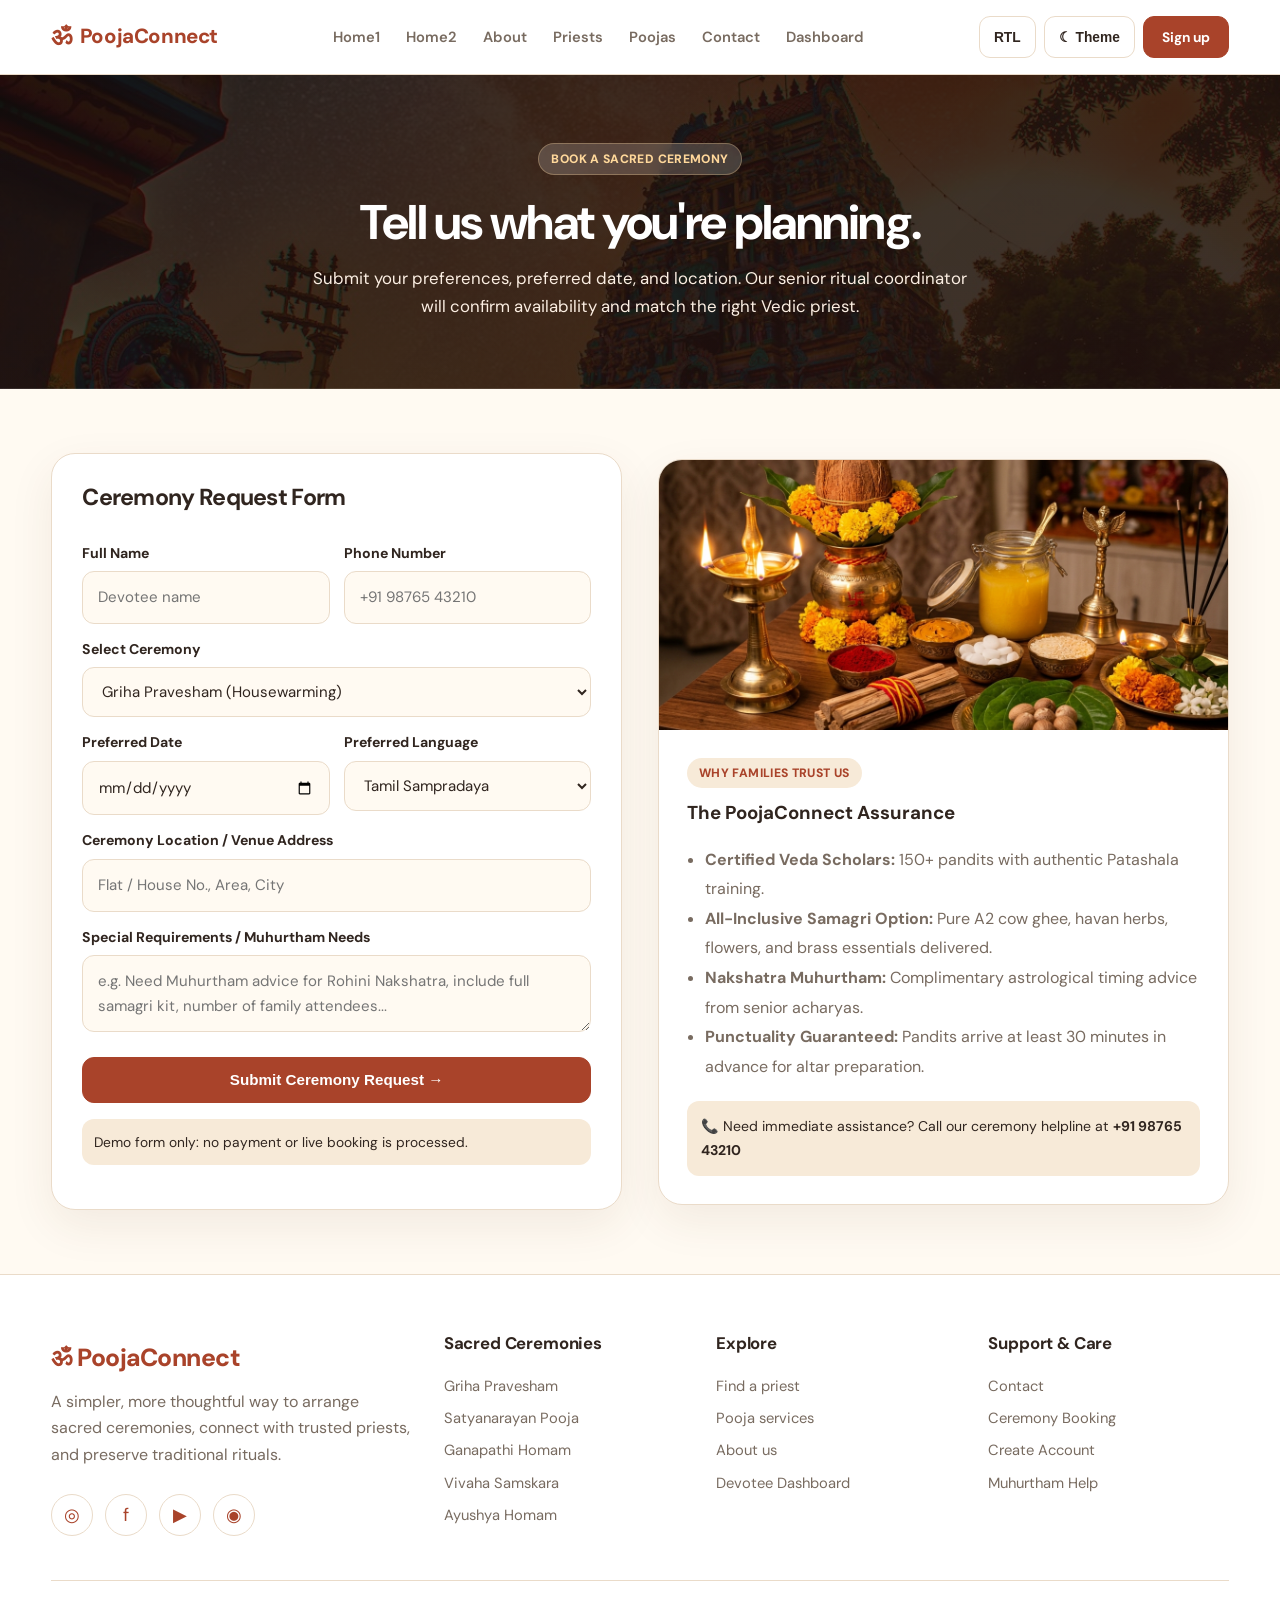
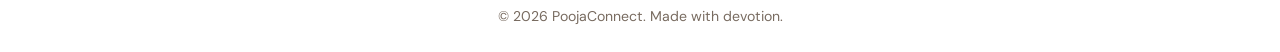
<file: booking.html>
<!doctype html>
<html lang="en">
<head>
  <meta charset="utf-8">
  <meta name="viewport" content="width=device-width,initial-scale=1">
  <meta name="description" content="Book trusted Vedic priests and authentic pooja services with PoojaConnect. Submit your occasion details.">
  <title>Booking | PoojaConnect</title>
  <link rel="icon" href="assets/favicon.svg" type="image/svg+xml">
  <link rel="stylesheet" href="css/style.css">
</head>
<body>
  <!-- HEADER & TOPBAR (Nav order: Home1, Home2, About, Priests, Poojas, Contact, Dashboard) -->
  <header class="topbar">
    <div class="container nav">
      <a class="logo" href="index.html">
        <span class="logo-mark">ॐ</span>
        <span>PoojaConnect</span>
      </a>

      <!-- Centered Navigation Links -->
      <nav class="navlinks">
        <a href="index.html">Home1</a>
        <a href="home2.html">Home2</a>
        <a href="about.html">About</a>
        <a href="priests.html">Priests</a>
        <a href="poojas.html">Poojas</a>
        <a href="contact.html">Contact</a>
        <a href="dashboard.html">Dashboard</a>

        <!-- Mobile Drawer Actions -->
        <div class="mobile-nav-actions">
          <div class="mobile-nav-actions-row">
            <button class="icon-btn" data-rtl-toggle aria-label="Toggle right to left">RTL</button>
            <button class="icon-btn" data-theme-toggle>☾ Theme</button>
          </div>
          <a class="btn-nav-primary" href="signup.html">Sign up</a>
        </div>
      </nav>

      <!-- Desktop Nav Actions -->
      <div class="nav-actions">
        <button class="icon-btn" data-rtl-toggle aria-label="Toggle right to left">RTL</button>
        <button class="icon-btn" data-theme-toggle>☾ Theme</button>
        <a class="btn-nav-primary" href="signup.html">Sign up</a>
      </div>

      <button class="menu-btn" aria-label="Toggle navigation menu">☰</button>
    </div>
  </header>

  <main>
    <!-- PAGE HERO WITH CENTERED HEADING & BACKGROUND IMAGE -->
    <section class="page-hero">
      <div class="container">
        <span class="tag">BOOK A SACRED CEREMONY</span>
        <h1 class="page-title">Tell us what you're planning.</h1>
        <p>Submit your preferences, preferred date, and location. Our senior ritual coordinator will confirm availability and match the right Vedic priest.</p>
      </div>
    </section>

    <section class="section">
      <div class="container grid-two">
        <form class="form-card" data-demo style="background:var(--surface);border:1px solid var(--line);padding:30px;border-radius:24px;box-shadow:var(--shadow)">
          <h2 style="margin:0 0 16px;font-size:1.45rem">Ceremony Request Form</h2>
          <div class="form-row" style="display:grid;grid-template-columns:1fr 1fr;gap:14px">
            <div>
              <label for="bname">Full Name</label>
              <input id="bname" required placeholder="Devotee name">
            </div>
            <div>
              <label for="bphone">Phone Number</label>
              <input id="bphone" required type="tel" placeholder="+91 98765 43210">
            </div>
          </div>

          <label for="bpooja">Select Ceremony</label>
          <select id="bpooja">
            <option>Griha Pravesham (Housewarming)</option>
            <option>Satyanarayan Mahapooja</option>
            <option>Ganapathi Homam</option>
            <option>Naming Ceremony (Namakaran)</option>
            <option>Ayushya Homam</option>
            <option>Vivaha Samskara (Wedding)</option>
            <option>Rudra Abhishekam</option>
            <option>Navagraha Shanti Homam</option>
            <option>Other / Custom Ritual</option>
          </select>

          <div class="form-row" style="display:grid;grid-template-columns:1fr 1fr;gap:14px">
            <div>
              <label for="bdate">Preferred Date</label>
              <input id="bdate" type="date" required>
            </div>
            <div>
              <label for="blang">Preferred Language</label>
              <select id="blang">
                <option>Tamil Sampradaya</option>
                <option>Telugu Sampradaya</option>
                <option>Kannada Sampradaya</option>
                <option>Hindi / North Indian</option>
                <option>Sanskrit Tradition</option>
                <option>Gujarati Tradition</option>
                <option>Marathi Tradition</option>
              </select>
            </div>
          </div>

          <label for="baddress">Ceremony Location / Venue Address</label>
          <input id="baddress" required placeholder="Flat / House No., Area, City">

          <label for="bnotes">Special Requirements / Muhurtham Needs</label>
          <textarea id="bnotes" placeholder="e.g. Need Muhurtham advice for Rohini Nakshatra, include full samagri kit, number of family attendees..."></textarea>

          <button class="btn" type="submit" style="width:100%;margin-top:16px;height:46px">Submit Ceremony Request →</button>
          <p class="form-message muted" role="status" style="margin-top:10px"></p>
          <p class="notice" style="margin-top:14px;padding:12px;background:var(--soft);border-radius:12px;font-size:0.86rem">
            Demo form only: no payment or live booking is processed.
          </p>
        </form>

        <div>
          <div style="background:var(--surface);border:1px solid var(--line);border-radius:24px;overflow:hidden;box-shadow:var(--shadow)">
            <img src="assets/images/card-samagri-kit.jpg" alt="Auspicious brass pooja setup and samagri kit" style="width:100%;height:270px;object-fit:cover">
            <div style="padding:28px">
              <span class="tag">WHY FAMILIES TRUST US</span>
              <h3 style="margin:10px 0 8px">The PoojaConnect Assurance</h3>
              <ul class="muted" style="line-height:1.85;padding-left:18px">
                <li><strong>Certified Veda Scholars:</strong> 150+ pandits with authentic Patashala training.</li>
                <li><strong>All-Inclusive Samagri Option:</strong> Pure A2 cow ghee, havan herbs, flowers, and brass essentials delivered.</li>
                <li><strong>Nakshatra Muhurtham:</strong> Complimentary astrological timing advice from senior acharyas.</li>
                <li><strong>Punctuality Guaranteed:</strong> Pandits arrive at least 30 minutes in advance for altar preparation.</li>
              </ul>
              <div style="margin-top:20px;padding:14px;background:var(--soft);border-radius:12px;font-size:0.88rem">
                📞 Need immediate assistance? Call our ceremony helpline at <strong>+91 98765 43210</strong>
              </div>
            </div>
          </div>
        </div>
      </div>
    </section>
  </main>

  <!-- 4-COLUMN FOOTER WITH SOCIAL HOVER & BACK TO TOP ICON BUTTON -->
  <footer class="footer">
    <div class="container">
      <div class="footer-grid">
        <div>
          <!-- Larger Brand Name (Point 2 in Image 1) -->
          <a class="logo" href="index.html">
            <span class="logo-mark">ॐ</span>
            <span>PoojaConnect</span>
          </a>
          <p class="muted" style="margin-top:10px">A simpler, more thoughtful way to arrange sacred ceremonies, connect with trusted priests, and preserve traditional rituals.</p>
          <div class="socials">
            <a href="https://instagram.com" aria-label="Instagram">◎</a>
            <a href="https://facebook.com" aria-label="Facebook">f</a>
            <a href="https://youtube.com" aria-label="YouTube">▶</a>
            <a href="https://wa.me/" aria-label="WhatsApp">◉</a>
          </div>
        </div>
        <div>
          <h4>Sacred Ceremonies</h4>
          <a href="poojas.html">Griha Pravesham</a>
          <a href="poojas.html">Satyanarayan Pooja</a>
          <a href="poojas.html">Ganapathi Homam</a>
          <a href="poojas.html">Vivaha Samskara</a>
          <a href="poojas.html">Ayushya Homam</a>
        </div>
        <div>
          <h4>Explore</h4>
          <a href="priests.html">Find a priest</a>
          <a href="poojas.html">Pooja services</a>
          <a href="about.html">About us</a>
          <a href="dashboard.html">Devotee Dashboard</a>
        </div>
        <div>
          <h4>Support & Care</h4>
          <a href="contact.html">Contact</a>
          <a href="booking.html">Ceremony Booking</a>
          <a href="signup.html">Create Account</a>
          <a href="contact.html">Muhurtham Help</a>
        </div>
      </div>

      <div class="footer-bottom">
        <div>© <span data-year></span> PoojaConnect. Made with devotion.</div>
      </div>
    </div>
  </footer>

  <button id="floatingBackTop" class="floating-back-top" aria-label="Scroll to top">↑</button>

  <script src="js/main.js"></script>
</body>
</html>
</file>
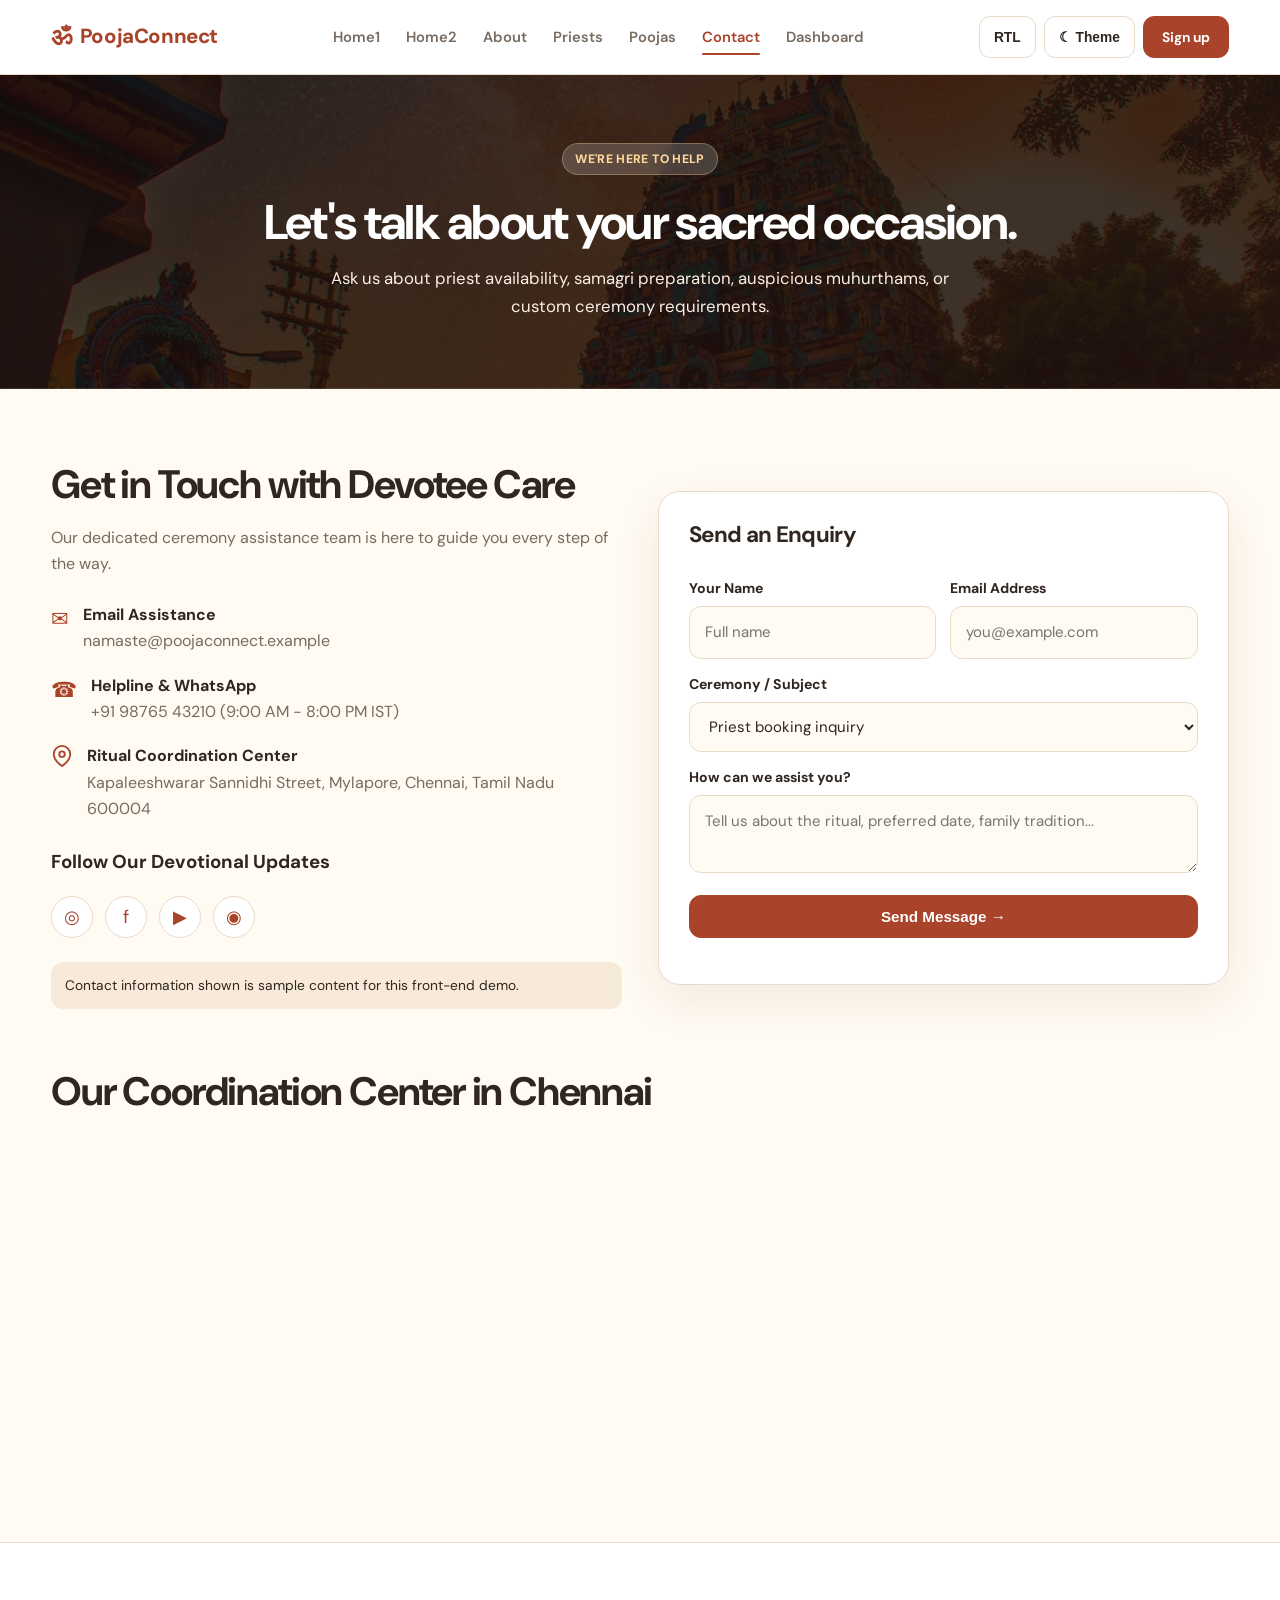
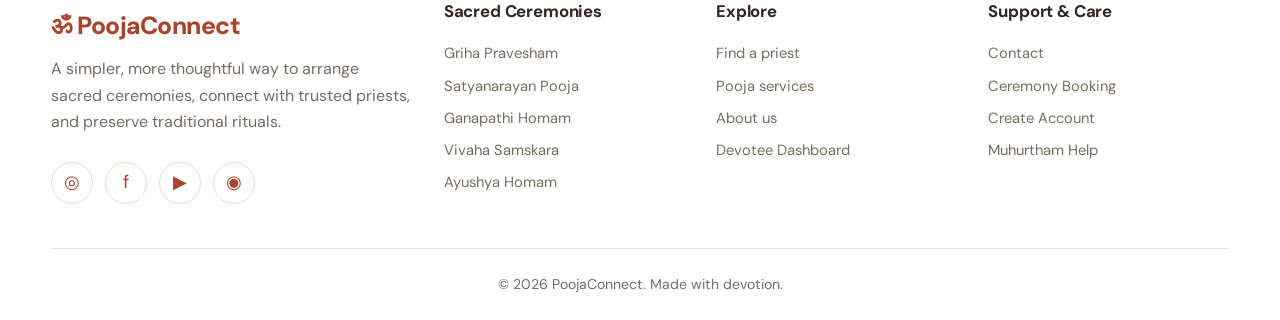
<file: contact.html>
<!doctype html>
<html lang="en">
<head>
  <meta charset="utf-8">
  <meta name="viewport" content="width=device-width,initial-scale=1">
  <meta name="description" content="Get in touch with PoojaConnect. Ask about priest availability, ceremony preparation, or custom pooja requirements.">
  <title>Contact | PoojaConnect</title>
  <link rel="icon" href="assets/favicon.svg" type="image/svg+xml">
  <link rel="stylesheet" href="css/style.css">
</head>
<body>
  <!-- HEADER & TOPBAR (Nav order: Home1, Home2, About, Priests, Poojas, Contact, Dashboard) -->
  <header class="topbar">
    <div class="container nav">
      <a class="logo" href="index.html">
        <span class="logo-mark">ॐ</span>
        <span>PoojaConnect</span>
      </a>

      <!-- Centered Navigation Links -->
      <nav class="navlinks">
        <a href="index.html">Home1</a>
        <a href="home2.html">Home2</a>
        <a href="about.html">About</a>
        <a href="priests.html">Priests</a>
        <a href="poojas.html">Poojas</a>
        <a class="active" href="contact.html">Contact</a>
        <a href="dashboard.html">Dashboard</a>

        <!-- Mobile Drawer Actions -->
        <div class="mobile-nav-actions">
          <div class="mobile-nav-actions-row">
            <button class="icon-btn" data-rtl-toggle aria-label="Toggle right to left">RTL</button>
            <button class="icon-btn" data-theme-toggle>☾ Theme</button>
          </div>
          <a class="btn-nav-primary" href="signup.html">Sign up</a>
        </div>
      </nav>

      <!-- Desktop Nav Actions -->
      <div class="nav-actions">
        <button class="icon-btn" data-rtl-toggle aria-label="Toggle right to left">RTL</button>
        <button class="icon-btn" data-theme-toggle>☾ Theme</button>
        <a class="btn-nav-primary" href="signup.html">Sign up</a>
      </div>

      <button class="menu-btn" aria-label="Toggle navigation menu">☰</button>
    </div>
  </header>

  <main>
    <!-- PAGE HERO WITH CENTERED HEADING & BACKGROUND IMAGE -->
    <section class="page-hero">
      <div class="container">
        <span class="tag">WE'RE HERE TO HELP</span>
        <h1 class="page-title">Let's talk about your sacred occasion.</h1>
        <p>Ask us about priest availability, samagri preparation, auspicious muhurthams, or custom ceremony requirements.</p>
      </div>
    </section>

    <section class="section">
      <div class="container grid-two">
        <div>
          <h2>Get in Touch with Devotee Care</h2>
          <p class="muted">Our dedicated ceremony assistance team is here to guide you every step of the way.</p>
          
          <div style="margin:24px 0;display:flex;flex-direction:column;gap:18px">
            <!-- Email -->
            <div style="display:flex;align-items:flex-start;gap:14px">
              <span style="font-size:1.3rem;color:var(--brand)">✉</span>
              <div>
                <strong>Email Assistance</strong><br>
                <span class="muted">namaste@poojaconnect.example</span>
              </div>
            </div>

            <!-- Phone -->
            <div style="display:flex;align-items:flex-start;gap:14px">
              <span style="font-size:1.3rem;color:var(--brand)">☎</span>
              <div>
                <strong>Helpline & WhatsApp</strong><br>
                <span class="muted">+91 98765 43210 (9:00 AM - 8:00 PM IST)</span>
              </div>
            </div>

            <!-- Proper Location Icon -->
            <div style="display:flex;align-items:flex-start;gap:14px">
              <svg width="22" height="22" viewBox="0 0 24 24" fill="none" stroke="currentColor" stroke-width="2" stroke-linecap="round" stroke-linejoin="round" style="color:var(--brand);flex-shrink:0;margin-top:2px">
                <path d="M21 10c0 7-9 13-9 13s-9-6-9-13a9 9 0 0 1 18 0z"></path>
                <circle cx="12" cy="10" r="3"></circle>
              </svg>
              <div>
                <strong>Ritual Coordination Center</strong><br>
                <span class="muted">Kapaleeshwarar Sannidhi Street, Mylapore, Chennai, Tamil Nadu 600004</span>
              </div>
            </div>
          </div>

          <h3>Follow Our Devotional Updates</h3>
          <div class="socials">
            <a href="https://instagram.com" aria-label="Instagram">◎</a>
            <a href="https://facebook.com" aria-label="Facebook">f</a>
            <a href="https://youtube.com" aria-label="YouTube">▶</a>
            <a href="https://wa.me/" aria-label="WhatsApp">◉</a>
          </div>

          <p class="notice" style="margin-top:24px;padding:12px 14px;background:var(--soft);border-radius:12px;font-size:0.86rem">
            Contact information shown is sample content for this front-end demo.
          </p>
        </div>

        <!-- Contact Form -->
        <form class="form-card" data-demo style="background:var(--surface);border:1px solid var(--line);padding:30px;border-radius:22px;box-shadow:var(--shadow)">
          <h2 style="margin:0 0 14px;font-size:1.4rem">Send an Enquiry</h2>
          <div class="form-row" style="display:grid;grid-template-columns:1fr 1fr;gap:14px">
            <div>
              <label for="cname">Your Name</label>
              <input id="cname" required placeholder="Full name">
            </div>
            <div>
              <label for="cemail">Email Address</label>
              <input id="cemail" type="email" required placeholder="you@example.com">
            </div>
          </div>
          <label for="subject">Ceremony / Subject</label>
          <select id="subject">
            <option>Priest booking inquiry</option>
            <option>Muhurtham calculation assistance</option>
            <option>Samagri kit inquiry</option>
            <option>Vedic priest registration</option>
            <option>General question</option>
          </select>
          <label for="message">How can we assist you?</label>
          <textarea id="message" required placeholder="Tell us about the ritual, preferred date, family tradition..."></textarea>
          <button class="btn" type="submit" style="width:100%;margin-top:14px">Send Message →</button>
          <p class="form-message muted" role="status" style="margin-top:10px"></p>
        </form>
      </div>

      <!-- Map Embed -->
      <div class="container" style="margin-top:45px">
        <h2 style="margin-bottom:14px">Our Coordination Center in Chennai</h2>
        <iframe class="map" title="Map showing Chennai, Tamil Nadu" loading="lazy" src="https://www.openstreetmap.org/export/embed.html?bbox=80.18%2C12.88%2C80.32%2C13.15&layer=mapnik&marker=13.0827%2C80.2707" style="width:100%;height:340px;border:0;border-radius:18px;filter:saturate(.85)"></iframe>
      </div>
    </section>
  </main>

  <!-- 4-COLUMN FOOTER WITH SOCIAL HOVER & BACK TO TOP ICON BUTTON -->
  <footer class="footer">
    <div class="container">
      <div class="footer-grid">
        <div>
          <!-- Larger Brand Name (Point 2 in Image 1) -->
          <a class="logo" href="index.html">
            <span class="logo-mark">ॐ</span>
            <span>PoojaConnect</span>
          </a>
          <p class="muted" style="margin-top:10px">A simpler, more thoughtful way to arrange sacred ceremonies, connect with trusted priests, and preserve traditional rituals.</p>
          <div class="socials">
            <a href="https://instagram.com" aria-label="Instagram">◎</a>
            <a href="https://facebook.com" aria-label="Facebook">f</a>
            <a href="https://youtube.com" aria-label="YouTube">▶</a>
            <a href="https://wa.me/" aria-label="WhatsApp">◉</a>
          </div>
        </div>
        <div>
          <h4>Sacred Ceremonies</h4>
          <a href="poojas.html">Griha Pravesham</a>
          <a href="poojas.html">Satyanarayan Pooja</a>
          <a href="poojas.html">Ganapathi Homam</a>
          <a href="poojas.html">Vivaha Samskara</a>
          <a href="poojas.html">Ayushya Homam</a>
        </div>
        <div>
          <h4>Explore</h4>
          <a href="priests.html">Find a priest</a>
          <a href="poojas.html">Pooja services</a>
          <a href="about.html">About us</a>
          <a href="dashboard.html">Devotee Dashboard</a>
        </div>
        <div>
          <h4>Support & Care</h4>
          <a href="contact.html">Contact</a>
          <a href="booking.html">Ceremony Booking</a>
          <a href="signup.html">Create Account</a>
          <a href="contact.html">Muhurtham Help</a>
        </div>
      </div>

      <div class="footer-bottom">
        <div>© <span data-year></span> PoojaConnect. Made with devotion.</div>
      </div>
    </div>
  </footer>

  <button id="floatingBackTop" class="floating-back-top" aria-label="Scroll to top">↑</button>

  <script src="js/main.js"></script>
</body>
</html>
</file>
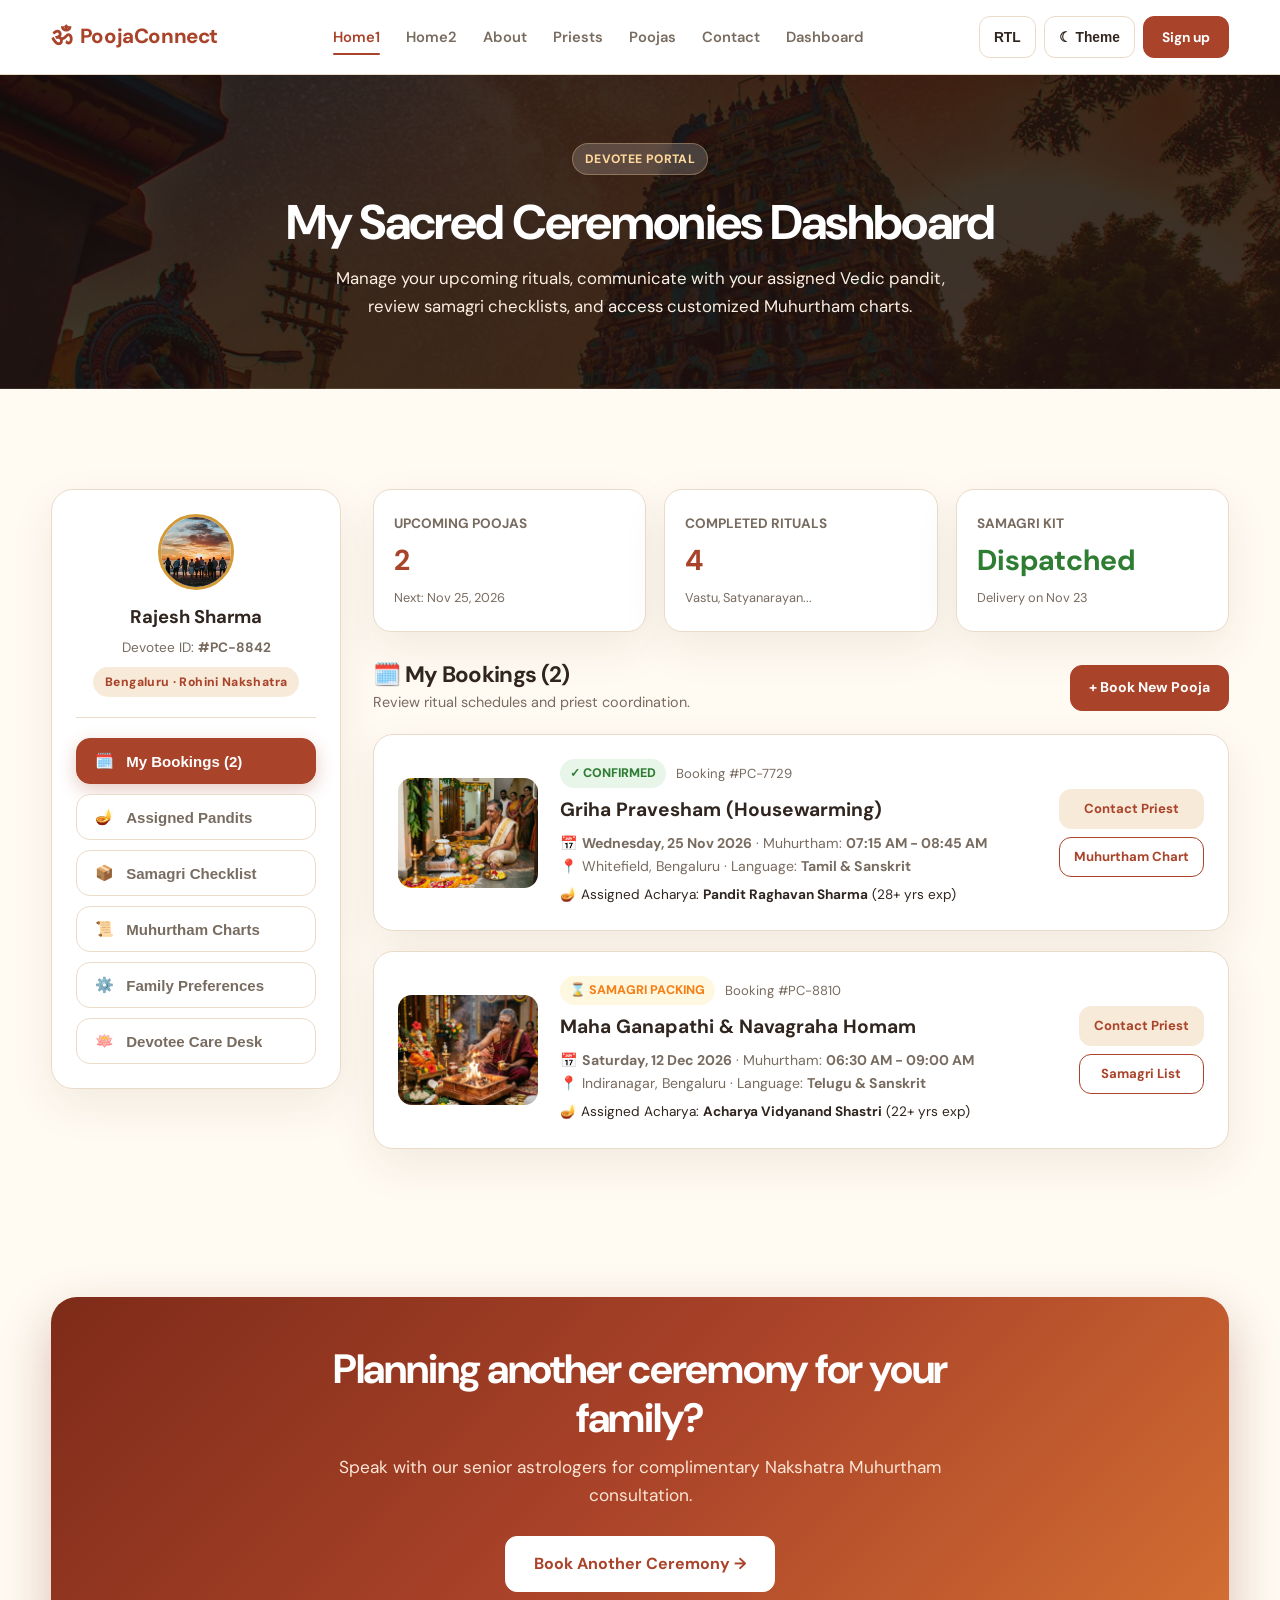
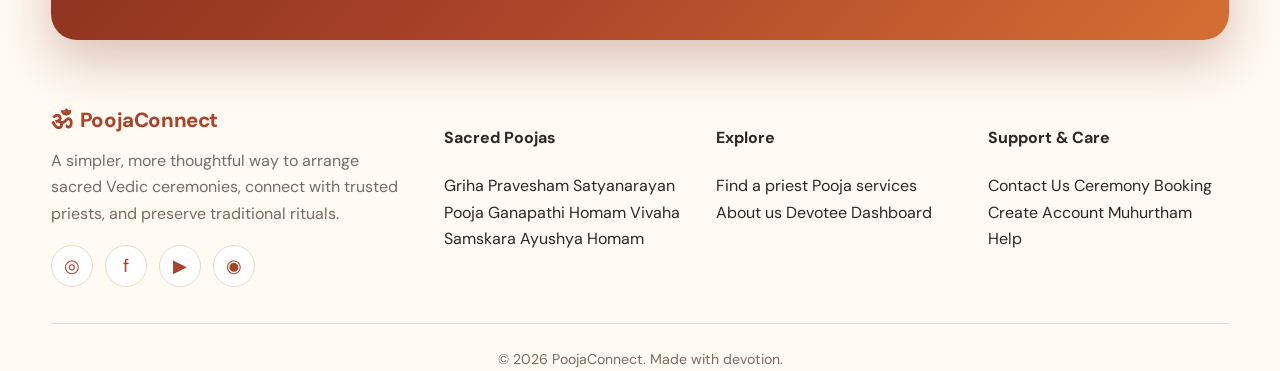
<file: dashboard.html>
<!doctype html>
<html lang="en">

<head>
  <meta charset="utf-8">
  <meta name="viewport" content="width=device-width,initial-scale=1">
  <meta name="description"
    content="Devotee Dashboard - Track your ceremony bookings, assigned Vedic priests, and pooja samagri with PoojaConnect.">
  <title>Dashboard | PoojaConnect</title>
  <link rel="icon" href="assets/favicon.svg" type="image/svg+xml">
  <link rel="stylesheet" href="css/style.css">
</head>

<body>
<header class="topbar">
  <div class="container nav">
    <a class="logo" href="index.html">
      <span class="logo-mark">ॐ</span>
      <span>PoojaConnect</span>
    </a>
    <!-- Centered Navigation Links (Fixed Order: Home1, Home2, About, Priests, Poojas, Contact, Dashboard) -->
    <nav class="navlinks">
      <a class="active" href="index.html">Home1</a>
      <a href="home2.html">Home2</a>
      <a href="about.html">About</a>
      <a href="priests.html">Priests</a>
      <a href="poojas.html">Poojas</a>
      <a href="contact.html">Contact</a>
      <a href="dashboard.html">Dashboard</a>
    </nav>
    <!-- Mobile Menu Actions: Theme, RTL, Sign Up Inside Menu Drawer -->
    <div class="mobile-nav-actions">
      <div class="mobile-nav-actions-row">
        <button class="icon-btn" data-rtl-toggle aria-label="Toggle right to left">RTL</button>
        <button class="icon-btn" data-theme-toggle>☾ Theme</button>
      </div>
      <a class="btn-nav-primary" href="signup.html">Sign up</a>
    </div>
    <!-- Desktop Nav Actions (Equal Height 42px) -->
    <div class="nav-actions">
      <button class="icon-btn" data-rtl-toggle aria-label="Toggle right to left">RTL</button>
      <button class="icon-btn" data-theme-toggle>☾ Theme</button>
      <a class="btn-nav-primary" href="signup.html">Sign up</a>
    </div>
    <!-- Hamburger Button -->
    <button class="menu-btn" aria-label="Toggle navigation menu">☰</button>
  </div>
</header>
  <!-- HEADER & TOPBAR (Nav order: Home1, Home2, About, Priests, Poojas, Contact, Dashboard) -->
  

  <main>
    <!-- PAGE HERO WITH CENTERED HEADING & BACKGROUND IMAGE -->
    <section class="page-hero">
      <div class="container">
        <span class="tag">DEVOTEE PORTAL</span>
        <h1 class="page-title">My Sacred Ceremonies Dashboard</h1>
        <p>Manage your upcoming rituals, communicate with your assigned Vedic pandit, review samagri checklists, and
          access customized Muhurtham charts.</p>
      </div>
    </section>

    <!-- DASHBOARD CONTENT (Point 4 in Image 2: Content for ALL sidebar menu items) -->
    <section class="section">
      <div class="container">
        <div class="dashboard-grid">
          <!-- Devotee Sidebar Menu -->
          <aside class="dash-sidebar">
            <div class="dash-profile-card">
              <img src="assets/images/testimonial-family1.jpg" alt="Devotee Avatar" class="dash-avatar">
              <h3 style="margin:0 0 4px;font-size:1.15rem">Rajesh Sharma</h3>
              <p class="muted" style="margin:0;font-size:0.85rem">Devotee ID: <strong>#PC-8842</strong></p>
              <span class="tag" style="margin-top:8px">Bengaluru · Rohini Nakshatra</span>
            </div>

            <!-- Interactive Tab Navigation in Sidebar (Point 4 in Image 2: Content for ALL 6 items) -->
            <nav class="dash-nav">
              <button class="dash-tab-btn active" data-tab="tab-bookings">
                <span>🗓️</span> My Bookings (2)
              </button>
              <button class="dash-tab-btn" data-tab="tab-priests">
                <span>🪔</span> Assigned Pandits
              </button>
              <button class="dash-tab-btn" data-tab="tab-samagri">
                <span>📦</span> Samagri Checklist
              </button>
              <button class="dash-tab-btn" data-tab="tab-muhurtham">
                <span>📜</span> Muhurtham Charts
              </button>
              <button class="dash-tab-btn" data-tab="tab-preferences">
                <span>⚙️</span> Family Preferences
              </button>
              <button class="dash-tab-btn" data-tab="tab-support">
                <span>🪷</span> Devotee Care Desk
              </button>
            </nav>
          </aside>

          <!-- Main Dashboard Panels -->
          <div>
            <!-- Stat Cards -->
            <div class="dash-stats">
              <div class="dash-stat-box">
                <span class="muted" style="font-size:0.85rem;font-weight:700">UPCOMING POOJAS</span>
                <strong>2</strong>
                <span class="muted" style="font-size:0.8rem">Next: Nov 25, 2026</span>
              </div>
              <div class="dash-stat-box">
                <span class="muted" style="font-size:0.85rem;font-weight:700">COMPLETED RITUALS</span>
                <strong>4</strong>
                <span class="muted" style="font-size:0.8rem">Vastu, Satyanarayan...</span>
              </div>
              <div class="dash-stat-box">
                <span class="muted" style="font-size:0.85rem;font-weight:700">SAMAGRI KIT</span>
                <strong style="color:#2e7d32">Dispatched</strong>
                <span class="muted" style="font-size:0.8rem">Delivery on Nov 23</span>
              </div>
            </div>

            <!-- TAB 1: MY BOOKINGS -->
            <div id="tab-bookings" class="dash-panel active">
              <div
                style="display:flex;justify-content:space-between;align-items:center;margin-bottom:20px;flex-wrap:wrap;gap:12px">
                <div>
                  <h2 style="margin:0;font-size:1.4rem">🗓️ My Bookings (2)</h2>
                  <p class="muted" style="margin:2px 0 0;font-size:0.9rem">Review ritual schedules and priest
                    coordination.</p>
                </div>
                <a href="booking.html" class="btn" style="padding:10px 18px;font-size:0.88rem">+ Book New Pooja</a>
              </div>

              <!-- Booking 1 -->
              <article class="dash-booking-card">
                <img src="assets/images/card-griha-pravesham.jpg" alt="Griha Pravesham Ceremony">
                <div>
                  <div style="display:flex;align-items:center;gap:10px;margin-bottom:6px">
                    <span class="badge-status badge-confirmed">✓ CONFIRMED</span>
                    <span class="muted" style="font-size:0.82rem">Booking #PC-7729</span>
                  </div>
                  <h3 style="margin:0 0 6px;font-size:1.2rem">Griha Pravesham (Housewarming)</h3>
                  <p class="muted" style="margin:0 0 6px;font-size:0.88rem">
                    📅 <strong>Wednesday, 25 Nov 2026</strong> · Muhurtham: <strong>07:15 AM - 08:45 AM</strong><br>
                    📍 Whitefield, Bengaluru · Language: <strong>Tamil & Sanskrit</strong>
                  </p>
                  <p style="margin:0;font-size:0.85rem">
                    🪔 Assigned Acharya: <strong>Pandit Raghavan Sharma</strong> (28+ yrs exp)
                  </p>
                </div>
                <div style="display:flex;flex-direction:column;gap:8px">
                  <a href="contact.html" class="btn light" style="font-size:0.82rem;padding:8px 14px">Contact Priest</a>
                  <a href="#tab-muhurtham" class="btn secondary dash-quick-tab" data-tab="tab-muhurtham"
                    style="font-size:0.82rem;padding:8px 14px">Muhurtham Chart</a>
                </div>
              </article>

              <!-- Booking 2 -->
              <article class="dash-booking-card">
                <img src="assets/images/card-ganapathi-homam.jpg" alt="Ganapathi Homam">
                <div>
                  <div style="display:flex;align-items:center;gap:10px;margin-bottom:6px">
                    <span class="badge-status badge-pending">⌛ SAMAGRI PACKING</span>
                    <span class="muted" style="font-size:0.82rem">Booking #PC-8810</span>
                  </div>
                  <h3 style="margin:0 0 6px;font-size:1.2rem">Maha Ganapathi & Navagraha Homam</h3>
                  <p class="muted" style="margin:0 0 6px;font-size:0.88rem">
                    📅 <strong>Saturday, 12 Dec 2026</strong> · Muhurtham: <strong>06:30 AM - 09:00 AM</strong><br>
                    📍 Indiranagar, Bengaluru · Language: <strong>Telugu & Sanskrit</strong>
                  </p>
                  <p style="margin:0;font-size:0.85rem">
                    🪔 Assigned Acharya: <strong>Acharya Vidyanand Shastri</strong> (22+ yrs exp)
                  </p>
                </div>
                <div style="display:flex;flex-direction:column;gap:8px">
                  <a href="contact.html" class="btn light" style="font-size:0.82rem;padding:8px 14px">Contact Priest</a>
                  <a href="#tab-samagri" class="btn secondary dash-quick-tab" data-tab="tab-samagri"
                    style="font-size:0.82rem;padding:8px 14px">Samagri List</a>
                </div>
              </article>
            </div>

            <!-- TAB 2: ASSIGNED PANDITS -->
            <div id="tab-priests" class="dash-panel">
              <h2 style="margin:0 0 8px;font-size:1.4rem">🪔 Assigned Pandits</h2>
              <p class="muted" style="margin:0 0 20px;font-size:0.9rem">Direct contact and credentials of verified
                acharyas conducting your rituals.</p>

              <div class="cards" style="grid-template-columns:1fr 1fr;gap:20px">
                <!-- Priest 1 Card -->
                <article class="card" style="padding:22px">
                  <div style="display:flex;gap:16px;align-items:center;margin-bottom:14px">
                    <img src="assets/images/priest-1.jpg" alt="Pandit Raghavan Sharma"
                      style="width:72px;height:72px;border-radius:50%;object-fit:cover;border:2px solid var(--gold)">
                    <div>
                      <h3 style="margin:0 0 4px;font-size:1.15rem">Pandit Raghavan Sharma</h3>
                      <span class="tag">Griha Pravesham (Nov 25)</span>
                    </div>
                  </div>
                  <p class="muted" style="font-size:0.88rem;line-height:1.7;margin-bottom:16px">
                    Rigveda & Shukla Yajurveda scholar with 28+ years experience. Verified Veda Patashala alumnus from
                    Varanasi.
                  </p>
                  <div style="display:flex;gap:10px">
                    <a href="tel:+919876543210" class="btn light" style="flex:1;font-size:0.82rem;padding:8px">📞 Call
                      Panditji</a>
                    <a href="https://wa.me/" class="btn secondary" style="flex:1;font-size:0.82rem;padding:8px">💬
                      WhatsApp</a>
                  </div>
                </article>

                <!-- Priest 2 Card -->
                <article class="card" style="padding:22px">
                  <div style="display:flex;gap:16px;align-items:center;margin-bottom:14px">
                    <img src="assets/images/priest-2.jpg" alt="Acharya Vidyanand Shastri"
                      style="width:72px;height:72px;border-radius:50%;object-fit:cover;border:2px solid var(--gold)">
                    <div>
                      <h3 style="margin:0 0 4px;font-size:1.15rem">Acharya Vidyanand Shastri</h3>
                      <span class="tag">Ganapathi Homam (Dec 12)</span>
                    </div>
                  </div>
                  <p class="muted" style="font-size:0.88rem;line-height:1.7;margin-bottom:16px">
                    Krishna Yajurveda & Agama expert with 22+ years experience. Specializes in traditional temple-style
                    homam.
                  </p>
                  <div style="display:flex;gap:10px">
                    <a href="tel:+919876543210" class="btn light" style="flex:1;font-size:0.82rem;padding:8px">📞 Call
                      Panditji</a>
                    <a href="https://wa.me/" class="btn secondary" style="flex:1;font-size:0.82rem;padding:8px">💬
                      WhatsApp</a>
                  </div>
                </article>
              </div>
            </div>

            <!-- TAB 3: SAMAGRI CHECKLIST -->
            <div id="tab-samagri" class="dash-panel">
              <div
                style="display:flex;justify-content:space-between;align-items:center;margin-bottom:18px;flex-wrap:wrap;gap:12px">
                <div>
                  <h2 style="margin:0 0 4px;font-size:1.4rem">📦 Samagri Checklist</h2>
                  <p class="muted" style="margin:0;font-size:0.9rem">Items included in your All-Inclusive Samagri Kit
                    and home preparations.</p>
                </div>
                <button class="btn light" onclick="alert('Samagri Checklist PDF downloaded successfully!')"
                  style="font-size:0.85rem;padding:8px 16px">
                  📥 Download Checklist PDF
                </button>
              </div>

              <div
                style="background:var(--surface);border:1px solid var(--line);border-radius:20px;padding:26px;box-shadow:var(--shadow)">
                <h4 style="margin:0 0 14px;color:var(--brand);font-size:1.05rem">🌿 Included in PoojaConnect Kit
                  (Dispatched)</h4>
                <div class="checklist-item">
                  <input type="checkbox" checked disabled>
                  <div>
                    <strong>Pure A2 Desi Cow Ghee (1 Kg):</strong>
                    <span class="muted"> Authentic Vedic offering for Agni Kunda.</span>
                  </div>
                </div>
                <div class="checklist-item">
                  <input type="checkbox" checked disabled>
                  <div>
                    <strong>32-Herb Sacred Havan Samit & Bilva Patra:</strong>
                    <span class="muted"> Prepared as per shastra recommendations.</span>
                  </div>
                </div>
                <div class="checklist-item">
                  <input type="checkbox" checked disabled>
                  <div>
                    <strong>Pure Camphor (Pachai Karpooram) & Chandan Paste:</strong>
                    <span class="muted"> Premium temple grade.</span>
                  </div>
                </div>
                <div class="checklist-item">
                  <input type="checkbox" checked disabled>
                  <div>
                    <strong>Fresh Flower Garlands & Mango Leaf Toran:</strong>
                    <span class="muted"> Delivered morning of the ceremony.</span>
                  </div>
                </div>

                <h4 style="margin:24px 0 14px;color:var(--ink);font-size:1.05rem">🏡 Items to be Kept Ready by Family at
                  Home</h4>
                <div class="checklist-item">
                  <input type="checkbox" id="chk1">
                  <label for="chk1" style="margin:0;cursor:pointer">
                    <strong>5 Clean Coconuts & 20 Fresh Betel Leaves (Vethalai):</strong>
                    <span class="muted"> With unbroken stalks.</span>
                  </label>
                </div>
                <div class="checklist-item">
                  <input type="checkbox" id="chk2">
                  <label for="chk2" style="margin:0;cursor:pointer">
                    <strong>Fresh Cow Milk (for boiling during Griha Pravesham):</strong>
                    <span class="muted"> In a new or brass vessel.</span>
                  </label>
                </div>
                <div class="checklist-item">
                  <input type="checkbox" id="chk3">
                  <label for="chk3" style="margin:0;cursor:pointer">
                    <strong>2 Brass Oil Lamps (Kuthu Vilakku) & Sesame Oil / Ghee:</strong>
                    <span class="muted"> For threshold illumination.</span>
                  </label>
                </div>
              </div>
            </div>

            <!-- TAB 4: MUHURTHAM CHARTS -->
            <div id="tab-muhurtham" class="dash-panel">
              <h2 style="margin:0 0 8px;font-size:1.4rem">📜 Muhurtham Charts</h2>
              <p class="muted" style="margin:0 0 20px;font-size:0.9rem">Calculated specifically for Rajesh Sharma
                (Rohini Nakshatra, Vrishabha Rasi).</p>

              <div
                style="background:var(--surface);border:1px solid var(--line);border-radius:20px;padding:28px;box-shadow:var(--shadow)">
                <div
                  style="display:flex;justify-content:space-between;align-items:center;border-bottom:1px solid var(--line);padding-bottom:16px;margin-bottom:18px;flex-wrap:wrap;gap:12px">
                  <div>
                    <span class="tag">OFFICIAL PANCHANGAM RECORD</span>
                    <h3 style="margin:6px 0 2px;font-size:1.25rem">Griha Pravesham Shubh Muhurtham</h3>
                    <span class="muted" style="font-size:0.86rem">Vedic Solar Calendar: Kartika Masa · Dashami
                      Tithi</span>
                  </div>
                  <button class="btn light" onclick="alert('Muhurtham Certificate PDF downloaded!')"
                    style="font-size:0.84rem;padding:8px 14px">
                    📜 Download Muhurtham Chart
                  </button>
                </div>

                <div style="display:grid;grid-template-columns:repeat(3,1fr);gap:18px;margin-bottom:20px">
                  <div style="background:var(--soft);padding:16px;border-radius:14px;text-align:center">
                    <span class="muted" style="font-size:0.8rem;font-weight:700">DATE</span>
                    <strong style="display:block;font-size:1.1rem;color:var(--brand)">Wed, 25 Nov 2026</strong>
                  </div>
                  <div style="background:var(--soft);padding:16px;border-radius:14px;text-align:center">
                    <span class="muted" style="font-size:0.8rem;font-weight:700">AMRITA KALAM</span>
                    <strong style="display:block;font-size:1.1rem;color:#2e7d32">07:15 AM - 08:45 AM</strong>
                  </div>
                  <div style="background:var(--soft);padding:16px;border-radius:14px;text-align:center">
                    <span class="muted" style="font-size:0.8rem;font-weight:700">RAHU KALAM (AVOID)</span>
                    <strong style="display:block;font-size:1.1rem;color:#c62828">12:00 PM - 01:30 PM</strong>
                  </div>
                </div>

                <p class="muted" style="font-size:0.9rem;line-height:1.7;margin:0">
                  <strong>Astrological Remarks:</strong> Guru and Shukra are well-placed in auspicious kendras without
                  any Graha Dosham. Excellent muhurtham for householder prosperity, long life, and spiritual harmony.
                </p>
              </div>
            </div>

            <!-- TAB 5: FAMILY PREFERENCES -->
            <div id="tab-preferences" class="dash-panel">
              <h2 style="margin:0 0 8px;font-size:1.4rem">⚙️ Family Preferences</h2>
              <p class="muted" style="margin:0 0 20px;font-size:0.9rem">Saved details used to match priests of your
                regional sampradaya.</p>

              <form class="form-card" data-demo
                style="background:var(--surface);border:1px solid var(--line);border-radius:20px;padding:26px;box-shadow:var(--shadow)">
                <div class="form-row" style="display:grid;grid-template-columns:1fr 1fr;gap:14px">
                  <div>
                    <label for="fgotra">Family Gotra</label>
                    <input id="fgotra" value="Kaundinya Gotra">
                  </div>
                  <div>
                    <label for="fkula">Kuladevata / Family Deity</label>
                    <input id="fkula" value="Sri Venkateshwara (Tirupati)">
                  </div>
                </div>

                <div class="form-row" style="display:grid;grid-template-columns:1fr 1fr;gap:14px">
                  <div>
                    <label for="fnakshatra">Primary Janma Nakshatra</label>
                    <input id="fnakshatra" value="Rohini Nakshatra - 2nd Pada">
                  </div>
                  <div>
                    <label for="flangpref">Preferred Chanting Language</label>
                    <select id="flangpref">
                      <option selected>Tamil & Sanskrit</option>
                      <option>Telugu & Sanskrit</option>
                      <option>Kannada & Sanskrit</option>
                      <option>Hindi & Sanskrit</option>
                    </select>
                  </div>
                </div>

                <label for="faddress">Default Ceremony Address</label>
                <input id="faddress" value="Flat 402, Shanti Nilayam, Prestige Palms, Whitefield, Bengaluru - 560066">

                <button class="btn" type="submit" style="margin-top:18px">Save Family Preferences</button>
                <p class="form-message muted" role="status" style="margin-top:10px"></p>
              </form>
            </div>

            <!-- TAB 6: DEVOTEE CARE DESK (Point 4 in Image 2: Full content for Devotee Care Desk) -->
            <div id="tab-support" class="dash-panel">
              <h2 style="margin:0 0 8px;font-size:1.4rem">🪷 Devotee Care Desk</h2>
              <p class="muted" style="margin:0 0 20px;font-size:0.9rem">24/7 dedicated ceremony coordinators, instant
                priest assistance, and ritual guidelines.</p>

              <div class="cards" style="grid-template-columns:1fr 1fr;gap:20px;margin-bottom:24px">
                <div
                  style="background:var(--surface);border:1px solid var(--line);border-radius:18px;padding:24px;box-shadow:var(--shadow)">
                  <div style="display:flex;align-items:center;gap:12px;margin-bottom:12px">
                    <span style="font-size:2rem">📞</span>
                    <div>
                      <h3 style="margin:0;font-size:1.15rem">Dedicated Ceremony Officer</h3>
                      <span class="muted" style="font-size:0.85rem">Direct helpline for your bookings</span>
                    </div>
                  </div>
                  <p class="muted" style="font-size:0.88rem;margin:0 0 16px;line-height:1.6">
                    Assigned Coordinator: <strong>Smt. Gayatri Devi</strong><br>
                    Direct Extension: <strong>+91 98765 43210</strong>
                  </p>
                  <a href="tel:+919876543210" class="btn" style="width:100%;text-align:center;padding:10px">Call Care
                    Desk Now</a>
                </div>

                <div
                  style="background:var(--surface);border:1px solid var(--line);border-radius:18px;padding:24px;box-shadow:var(--shadow)">
                  <div style="display:flex;align-items:center;gap:12px;margin-bottom:12px">
                    <span style="font-size:2rem">💬</span>
                    <div>
                      <h3 style="margin:0;font-size:1.15rem">Instant WhatsApp Concierge</h3>
                      <span class="muted" style="font-size:0.85rem">Real-time samagri and timing updates</span>
                    </div>
                  </div>
                  <p class="muted" style="font-size:0.88rem;margin:0 0 16px;line-height:1.6">
                    Average response time: <strong>under 3 minutes</strong>.<br>
                    Share photos of altar setup or ask panditji questions.
                  </p>
                  <a href="https://wa.me/" class="btn secondary" style="width:100%;text-align:center;padding:10px">Chat
                    on WhatsApp</a>
                </div>
              </div>

              <!-- Care Desk Assurances & Quick Actions -->
              <div
                style="background:var(--surface);border:1px solid var(--line);border-radius:20px;padding:26px;box-shadow:var(--shadow)">
                <h3 style="margin:0 0 14px;font-size:1.15rem">PoojaConnect Ceremony Assurances</h3>
                <div style="display:flex;flex-direction:column;gap:12px">
                  <div style="padding:14px;background:var(--soft);border-radius:12px">
                    <strong style="display:block;margin-bottom:4px;color:var(--brand)">✓ 100% Pandit Replacement
                      Guarantee:</strong>
                    <span class="muted" style="font-size:0.88rem">In case of any family emergency with an assigned
                      acharya, an equally qualified senior Vedic scholar of the same sampradaya is guaranteed to conduct
                      your ceremony without delay.</span>
                  </div>
                  <div style="padding:14px;background:var(--soft);border-radius:12px">
                    <strong style="display:block;margin-bottom:4px;color:var(--brand)">✓ Flexible Muhurtham
                      Adjustment:</strong>
                    <span class="muted" style="font-size:0.88rem">Need to change your ritual timing due to family
                      travel? Request a reschedule up to 24 hours prior to the ceremony with zero cancellation
                      fee.</span>
                  </div>
                  <div style="padding:14px;background:var(--soft);border-radius:12px">
                    <strong style="display:block;margin-bottom:4px;color:var(--brand)">✓ Pure Temple-Grade Samagri
                      Verification:</strong>
                    <span class="muted" style="font-size:0.88rem">All items in your pooja kit are packaged according to
                      strict Agamic purity standards with fresh organic herbs and A2 cow ghee.</span>
                  </div>
                </div>
              </div>
            </div>
          </div>
        </div>
      </div>
    </section>

    <!-- CENTERED CTA SECTION WITH BUTTON BELOW -->
    <section class="section">
      <div class="container">
        <div class="cta">
          <div class="cta-content">
            <h2>Planning another ceremony for your family?</h2>
            <p>Speak with our senior astrologers for complimentary Nakshatra Muhurtham consultation.</p>
          </div>
          <a class="btn" href="booking.html">Book Another Ceremony →</a>
        </div>
      </div>
    </section>
  </main>

  <!-- 4-COLUMN FOOTER WITH SOCIAL HOVER & BACK TO TOP ICON BUTTON -->
  
    <div class="container">
      <div class="footer-grid">
        <div>
          <!-- Larger Brand Name (Point 2 in Image 1) -->
          <a class="logo" href="index.html">
            <span class="logo-mark">ॐ</span>
            <span>PoojaConnect</span>
          </a>
          <p class="muted" style="margin-top:10px">A simpler, more thoughtful way to arrange sacred Vedic ceremonies,
            connect with trusted priests, and preserve traditional rituals.</p>
          <div class="socials">
            <a href="https://instagram.com" aria-label="Instagram">◎</a>
            <a href="https://facebook.com" aria-label="Facebook">f</a>
            <a href="https://youtube.com" aria-label="YouTube">▶</a>
            <a href="https://wa.me/" aria-label="WhatsApp">◉</a>
          </div>
        </div>
        <div>
          <h4>Sacred Poojas</h4>
          <a href="poojas.html">Griha Pravesham</a>
          <a href="poojas.html">Satyanarayan Pooja</a>
          <a href="poojas.html">Ganapathi Homam</a>
          <a href="poojas.html">Vivaha Samskara</a>
          <a href="poojas.html">Ayushya Homam</a>
        </div>
        <div>
          <h4>Explore</h4>
          <a href="priests.html">Find a priest</a>
          <a href="poojas.html">Pooja services</a>
          <a href="about.html">About us</a>
          <a href="dashboard.html">Devotee Dashboard</a>
        </div>
        <div>
          <h4>Support & Care</h4>
          <a href="contact.html">Contact Us</a>
          <a href="booking.html">Ceremony Booking</a>
          <a href="signup.html">Create Account</a>
          <a href="contact.html">Muhurtham Help</a>
        </div>
      </div>

      <div class="footer-bottom">
        <div>© <span data-year></span> PoojaConnect. Made with devotion.</div>
      </div>
    </div>
  

  <button id="floatingBackTop" class="floating-back-top" aria-label="Scroll to top">↑</button>

  <script src="js/main.js"></script>
</body>

</html>
</file>
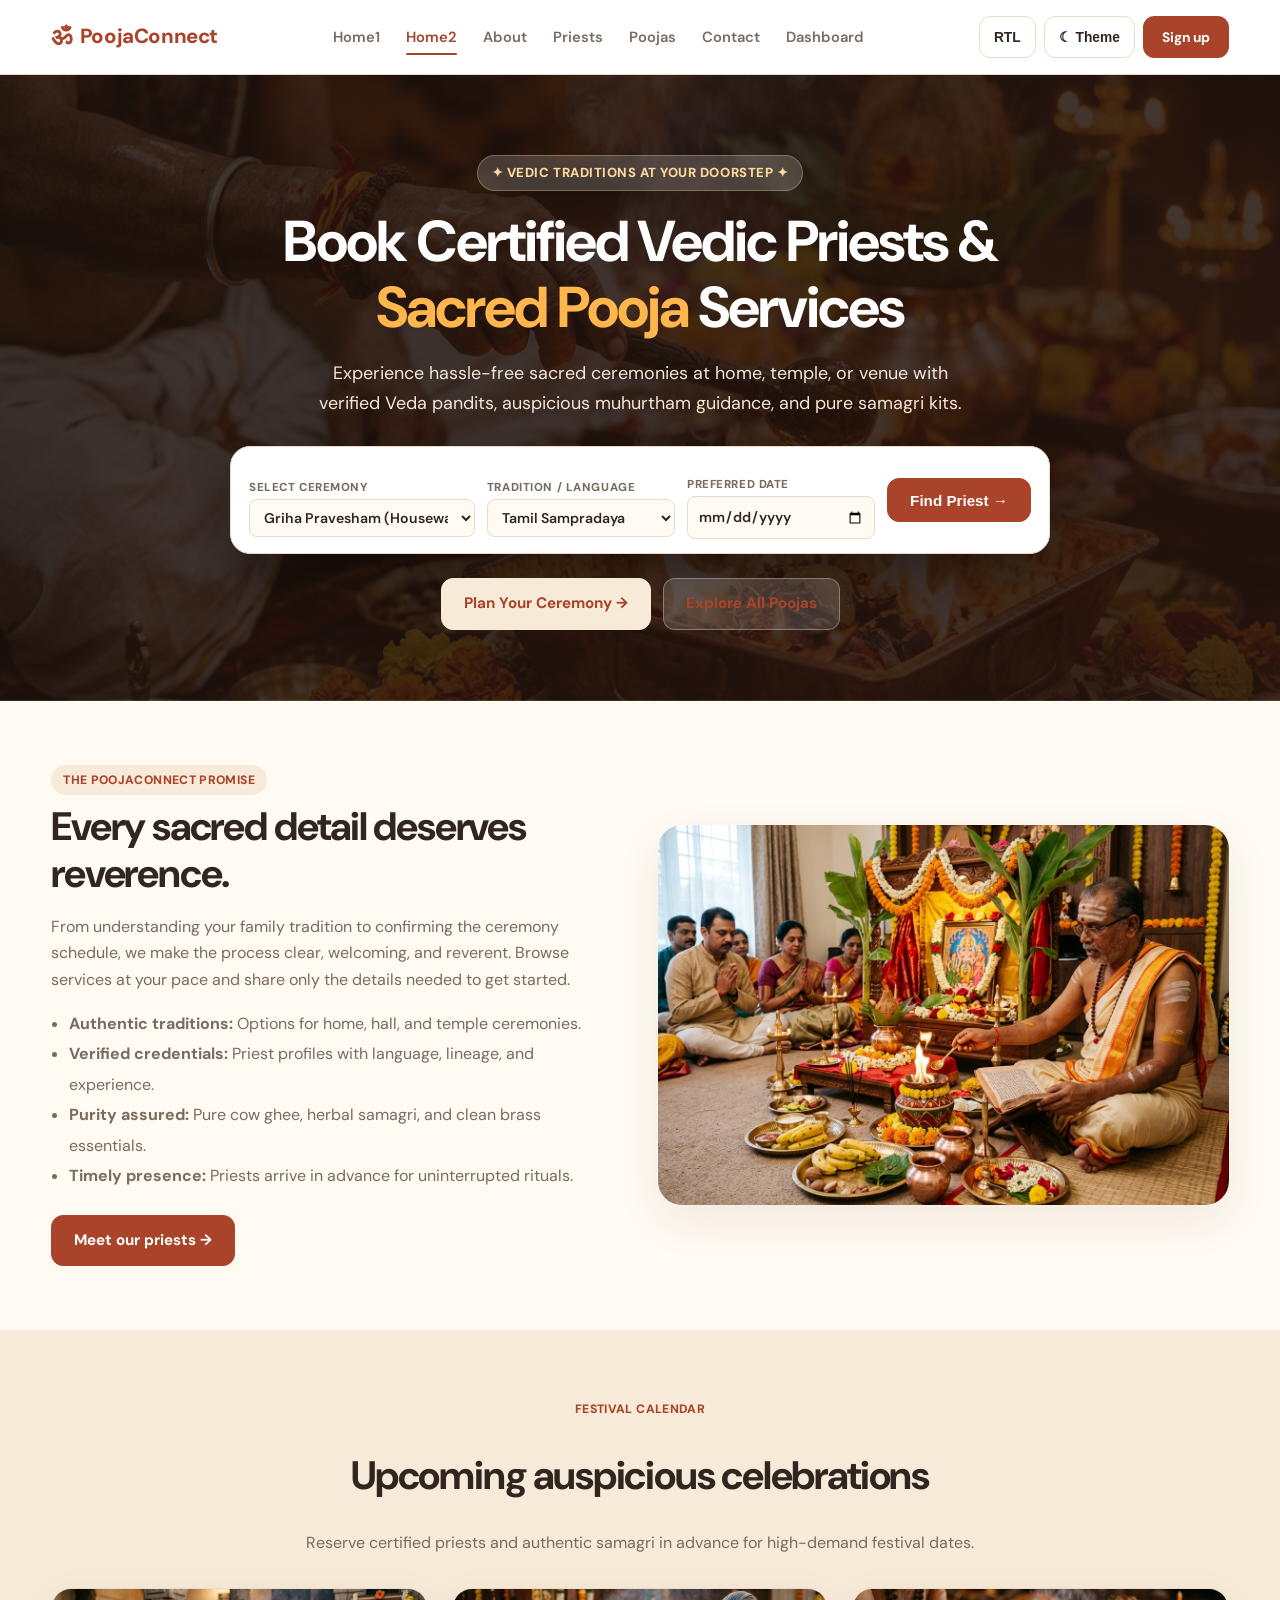
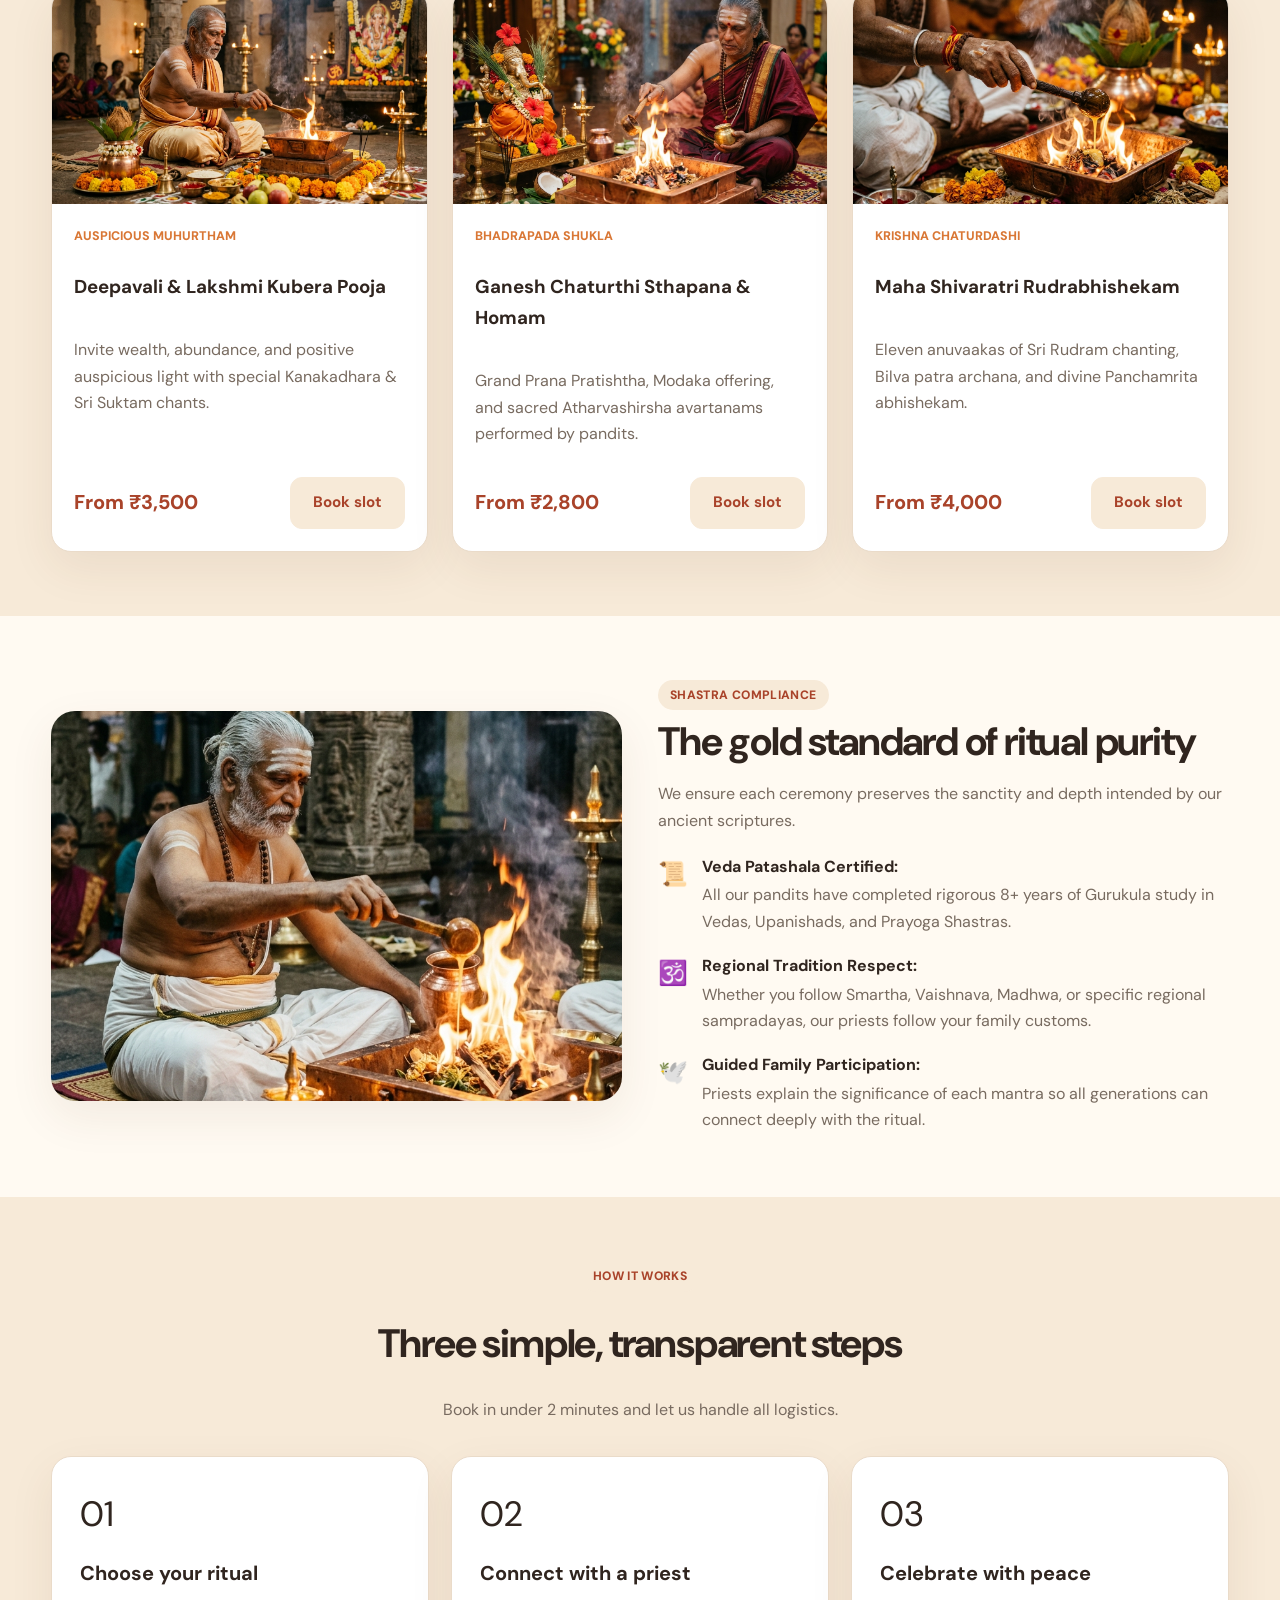
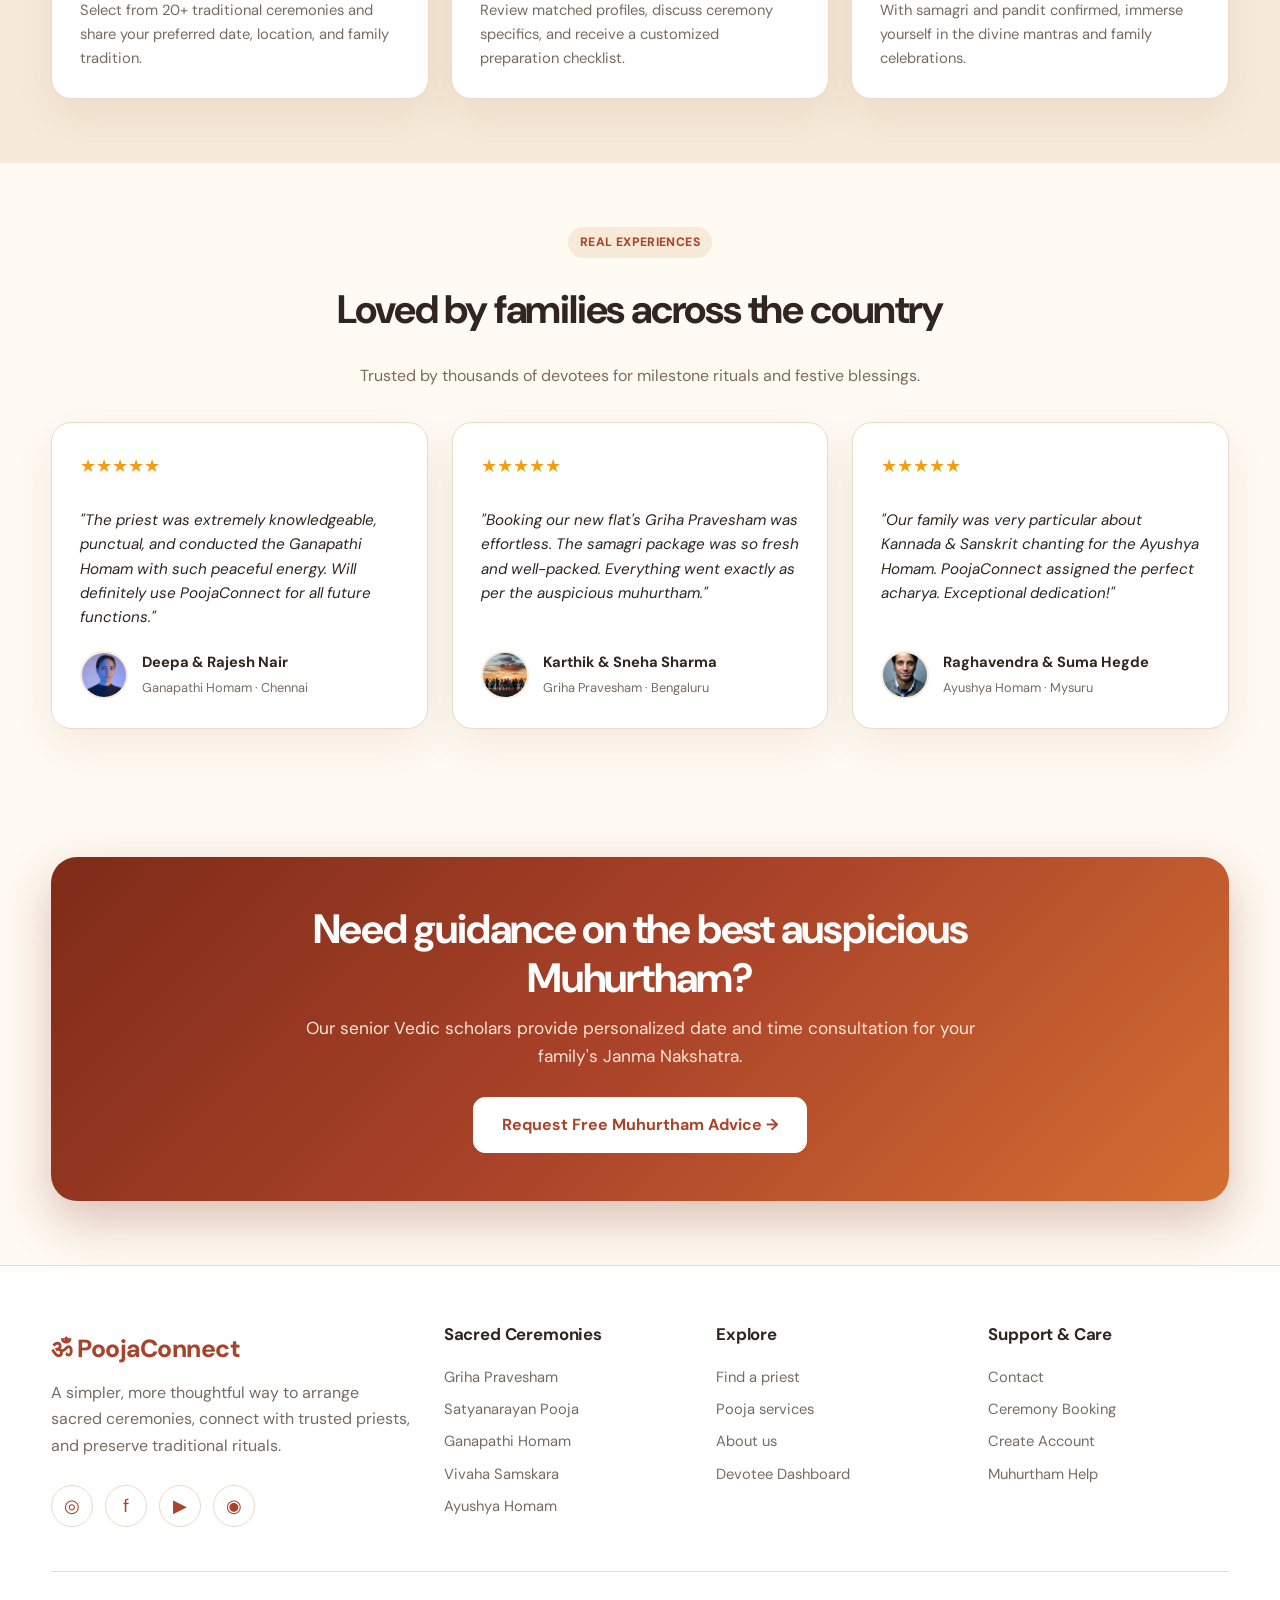
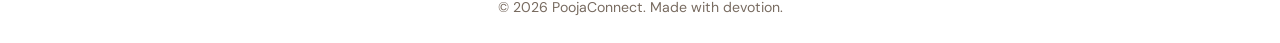
<file: home2.html>
<!doctype html>
<html lang="en">
<head>
  <meta charset="utf-8">
  <meta name="viewport" content="width=device-width,initial-scale=1">
  <meta name="description" content="A sacred experience, from search to ceremony. Book trusted priests, authentic Vedic rituals, and premium samagri with PoojaConnect.">
  <title>Home2 | PoojaConnect</title>
  <link rel="icon" href="assets/favicon.svg" type="image/svg+xml">
  <link rel="stylesheet" href="css/style.css">
</head>
<body>
  <!-- HEADER & TOPBAR (Nav order: Home1, Home2, About, Priests, Poojas, Contact, Dashboard) -->
  <header class="topbar">
    <div class="container nav">
      <a class="logo" href="index.html">
        <span class="logo-mark">ॐ</span>
        <span>PoojaConnect</span>
      </a>

      <!-- Centered Navigation Links -->
      <nav class="navlinks">
        <a href="index.html">Home1</a>
        <a class="active" href="home2.html">Home2</a>
        <a href="about.html">About</a>
        <a href="priests.html">Priests</a>
        <a href="poojas.html">Poojas</a>
        <a href="contact.html">Contact</a>
        <a href="dashboard.html">Dashboard</a>

        <!-- Mobile Drawer Actions -->
        <div class="mobile-nav-actions">
          <div class="mobile-nav-actions-row">
            <button class="icon-btn" data-rtl-toggle aria-label="Toggle right to left">RTL</button>
            <button class="icon-btn" data-theme-toggle>☾ Theme</button>
          </div>
          <a class="btn-nav-primary" href="signup.html">Sign up</a>
        </div>
      </nav>

      <!-- Desktop Nav Actions -->
      <div class="nav-actions">
        <button class="icon-btn" data-rtl-toggle aria-label="Toggle right to left">RTL</button>
        <button class="icon-btn" data-theme-toggle>☾ Theme</button>
        <a class="btn-nav-primary" href="signup.html">Sign up</a>
      </div>

      <button class="menu-btn" aria-label="Toggle navigation menu">☰</button>
    </div>
  </header>

  <main>
    <!-- BRAND NEW DISTINCT HERO DESIGN FOR HOME 2 -->
    <section class="home2-hero">
      <div class="container home2-hero-content">
        <span class="eyebrow" style="background:rgba(255,255,255,0.18);color:#ffd89b;border:1px solid rgba(255,216,155,0.3);backdrop-filter:blur(8px)">
          ✦ VEDIC TRADITIONS AT YOUR DOORSTEP ✦
        </span>
        <h1>Book Certified Vedic Priests & <em>Sacred Pooja</em> Services</h1>
        <p>Experience hassle-free sacred ceremonies at home, temple, or venue with verified Veda pandits, auspicious muhurtham guidance, and pure samagri kits.</p>

        <!-- Search Bar with Ceremony Selection -->
        <form class="hero-search-box" action="booking.html" method="get">
          <div class="search-field">
            <label for="h2ceremony">Select Ceremony</label>
            <select id="h2ceremony" name="ceremony">
              <option>Griha Pravesham (Housewarming)</option>
              <option>Satyanarayan Mahapooja</option>
              <option>Ganapathi Homam</option>
              <option>Naming Ceremony (Namakaran)</option>
              <option>Ayushya Homam</option>
              <option>Vivaha Samskara (Wedding)</option>
            </select>
          </div>
          <div class="search-field">
            <label for="h2lang">Tradition / Language</label>
            <select id="h2lang" name="language">
              <option>Tamil Sampradaya</option>
              <option>Telugu Sampradaya</option>
              <option>Kannada Sampradaya</option>
              <option>North Indian / Hindi</option>
              <option>Vedic Sanskrit</option>
            </select>
          </div>
          <div class="search-field">
            <label for="h2date">Preferred Date</label>
            <input type="date" id="h2date" name="date">
          </div>
          <button type="submit" class="btn" style="height:44px;padding:0 22px">Find Priest →</button>
        </form>

        <!-- Tab Buttons in a SINGLE Line on ALL Devices -->
        <div class="home2-tab-group">
          <a class="btn light" href="booking.html">Plan Your Ceremony →</a>
          <a class="btn secondary" href="poojas.html" style="background:rgba(255,255,255,0.15);color:#fff;border-color:rgba(255,255,255,0.3)">Explore All Poojas</a>
        </div>
      </div>
    </section>

    <!-- PROMISE SECTION WITH RELEVANT REALISTIC PHOTOGRAPHY -->
    <section class="section">
      <div class="container grid-two">
        <div>
          <span class="tag">THE POOJACONNECT PROMISE</span>
          <h2>Every sacred detail deserves reverence.</h2>
          <p class="muted">From understanding your family tradition to confirming the ceremony schedule, we make the process clear, welcoming, and reverent. Browse services at your pace and share only the details needed to get started.</p>
          <ul class="muted" style="line-height:1.9;padding-left:18px">
            <li><strong>Authentic traditions:</strong> Options for home, hall, and temple ceremonies.</li>
            <li><strong>Verified credentials:</strong> Priest profiles with language, lineage, and experience.</li>
            <li><strong>Purity assured:</strong> Pure cow ghee, herbal samagri, and clean brass essentials.</li>
            <li><strong>Timely presence:</strong> Priests arrive in advance for uninterrupted rituals.</li>
          </ul>
          <div style="margin-top:24px">
            <a class="btn" href="priests.html">Meet our priests →</a>
          </div>
        </div>
        <div>
          <img src="assets/images/card-satyanarayan.jpg" alt="Authentic Vedic pooja ceremony with priest chanting before sacred altar" style="border-radius:24px;box-shadow:var(--shadow);width:100%;height:380px;object-fit:cover">
        </div>
      </div>
    </section>

    <!-- UPCOMING AUSPICIOUS FESTIVALS & SPECIAL POOJAS (Arranged properly in all devices - Point 3 in Image 1) -->
    <section class="section alt">
      <div class="container">
        <div class="section-head center">
          <span class="tag">FESTIVAL CALENDAR</span>
          <h2>Upcoming auspicious celebrations</h2>
          <p class="muted">Reserve certified priests and authentic samagri in advance for high-demand festival dates.</p>
        </div>
        <div class="festival-grid">
          <article class="festival-card">
            <img src="assets/images/hero-pooja-priest.jpg" alt="Vedic priest performing Deepavali and Lakshmi pooja ceremony">
            <div class="festival-body">
              <span class="festival-date">Auspicious Muhurtham</span>
              <h3>Deepavali & Lakshmi Kubera Pooja</h3>
              <p class="muted">Invite wealth, abundance, and positive auspicious light with special Kanakadhara & Sri Suktam chants.</p>
              <div style="display:flex;justify-content:space-between;align-items:center;margin-top:auto;padding-top:14px">
                <span class="price">From ₹3,500</span>
                <a class="btn light" href="booking.html">Book slot</a>
              </div>
            </div>
          </article>

          <article class="festival-card">
            <img src="assets/images/card-ganapathi-homam.jpg" alt="Vedic priest performing Ganesh Chaturthi Sthapana and Homam rituals">
            <div class="festival-body">
              <span class="festival-date">Bhadrapada Shukla</span>
              <h3>Ganesh Chaturthi Sthapana & Homam</h3>
              <p class="muted">Grand Prana Pratishtha, Modaka offering, and sacred Atharvashirsha avartanams performed by pandits.</p>
              <div style="display:flex;justify-content:space-between;align-items:center;margin-top:auto;padding-top:14px">
                <span class="price">From ₹2,800</span>
                <a class="btn light" href="booking.html">Book slot</a>
              </div>
            </div>
          </article>

          <article class="festival-card">
            <img src="assets/images/pooja-ceremony-priest.jpg" alt="Priest performing sacred Rudrabhishekam and havan offerings">
            <div class="festival-body">
              <span class="festival-date">Krishna Chaturdashi</span>
              <h3>Maha Shivaratri Rudrabhishekam</h3>
              <p class="muted">Eleven anuvaakas of Sri Rudram chanting, Bilva patra archana, and divine Panchamrita abhishekam.</p>
              <div style="display:flex;justify-content:space-between;align-items:center;margin-top:auto;padding-top:14px">
                <span class="price">From ₹4,000</span>
                <a class="btn light" href="booking.html">Book slot</a>
              </div>
            </div>
          </article>
        </div>
      </div>
    </section>

    <!-- VEDIC HERITAGE & RIGOROUS VERIFICATION -->
    <section class="section">
      <div class="container grid-two">
        <div>
          <img src="assets/images/priest-vedic.jpg" alt="Vedic priest offering flowers and sacred mantra chanting" style="border-radius:24px;box-shadow:var(--shadow);width:100%;height:390px;object-fit:cover">
        </div>
        <div>
          <span class="tag">SHASTRA COMPLIANCE</span>
          <h2>The gold standard of ritual purity</h2>
          <p class="muted">We ensure each ceremony preserves the sanctity and depth intended by our ancient scriptures.</p>
          <div style="display:flex;flex-direction:column;gap:18px;margin-top:20px">
            <div style="display:flex;gap:14px;align-items:flex-start">
              <span style="font-size:1.5rem">📜</span>
              <div>
                <strong>Veda Patashala Certified:</strong>
                <p class="muted" style="margin:2px 0 0">All our pandits have completed rigorous 8+ years of Gurukula study in Vedas, Upanishads, and Prayoga Shastras.</p>
              </div>
            </div>
            <div style="display:flex;gap:14px;align-items:flex-start">
              <span style="font-size:1.5rem">🕉️</span>
              <div>
                <strong>Regional Tradition Respect:</strong>
                <p class="muted" style="margin:2px 0 0">Whether you follow Smartha, Vaishnava, Madhwa, or specific regional sampradayas, our priests follow your family customs.</p>
              </div>
            </div>
            <div style="display:flex;gap:14px;align-items:flex-start">
              <span style="font-size:1.5rem">🕊️</span>
              <div>
                <strong>Guided Family Participation:</strong>
                <p class="muted" style="margin:2px 0 0">Priests explain the significance of each mantra so all generations can connect deeply with the ritual.</p>
              </div>
            </div>
          </div>
        </div>
      </div>
    </section>

    <!-- HOW IT WORKS SECTION -->
    <section class="section alt">
      <div class="container">
        <div class="section-head center">
          <span class="tag">HOW IT WORKS</span>
          <h2>Three simple, transparent steps</h2>
          <p class="muted">Book in under 2 minutes and let us handle all logistics.</p>
        </div>
        <div class="features">
          <div class="feature">
            <div class="symbol">01</div>
            <h3>Choose your ritual</h3>
            <p class="muted">Select from 20+ traditional ceremonies and share your preferred date, location, and family tradition.</p>
          </div>
          <div class="feature">
            <div class="symbol">02</div>
            <h3>Connect with a priest</h3>
            <p class="muted">Review matched profiles, discuss ceremony specifics, and receive a customized preparation checklist.</p>
          </div>
          <div class="feature">
            <div class="symbol">03</div>
            <h3>Celebrate with peace</h3>
            <p class="muted">With samagri and pandit confirmed, immerse yourself in the divine mantras and family celebrations.</p>
          </div>
        </div>
      </div>
    </section>

    <!-- DEVOTEE TESTIMONIALS -->
    <section class="section">
      <div class="container">
        <div class="section-head center">
          <span class="tag">REAL EXPERIENCES</span>
          <h2>Loved by families across the country</h2>
          <p class="muted">Trusted by thousands of devotees for milestone rituals and festive blessings.</p>
        </div>
        <div class="cards">
          <div class="card" style="padding:28px">
            <div style="color:#f59e0b;font-size:1.15rem;margin-bottom:12px">★★★★★</div>
            <p style="font-style:italic;margin-bottom:20px;font-size:0.95rem;line-height:1.6">
              "The priest was extremely knowledgeable, punctual, and conducted the Ganapathi Homam with such peaceful energy. Will definitely use PoojaConnect for all future functions."
            </p>
            <div style="display:flex;align-items:center;gap:14px;margin-top:auto">
              <img src="assets/images/testimonial-family2.jpg" alt="Deepa & Rajesh Nair" style="width:48px;height:48px;border-radius:50%;object-fit:cover;border:2px solid var(--soft)">
              <div>
                <strong style="display:block;font-size:0.92rem">Deepa & Rajesh Nair</strong>
                <span class="muted" style="font-size:0.8rem">Ganapathi Homam · Chennai</span>
              </div>
            </div>
          </div>

          <div class="card" style="padding:28px">
            <div style="color:#f59e0b;font-size:1.15rem;margin-bottom:12px">★★★★★</div>
            <p style="font-style:italic;margin-bottom:20px;font-size:0.95rem;line-height:1.6">
              "Booking our new flat's Griha Pravesham was effortless. The samagri package was so fresh and well-packed. Everything went exactly as per the auspicious muhurtham."
            </p>
            <div style="display:flex;align-items:center;gap:14px;margin-top:auto">
              <img src="assets/images/testimonial-family1.jpg" alt="Karthik & Sneha Sharma" style="width:48px;height:48px;border-radius:50%;object-fit:cover;border:2px solid var(--soft)">
              <div>
                <strong style="display:block;font-size:0.92rem">Karthik & Sneha Sharma</strong>
                <span class="muted" style="font-size:0.8rem">Griha Pravesham · Bengaluru</span>
              </div>
            </div>
          </div>

          <div class="card" style="padding:28px">
            <div style="color:#f59e0b;font-size:1.15rem;margin-bottom:12px">★★★★★</div>
            <p style="font-style:italic;margin-bottom:20px;font-size:0.95rem;line-height:1.6">
              "Our family was very particular about Kannada & Sanskrit chanting for the Ayushya Homam. PoojaConnect assigned the perfect acharya. Exceptional dedication!"
            </p>
            <div style="display:flex;align-items:center;gap:14px;margin-top:auto">
              <img src="assets/images/testimonial-family3.jpg" alt="Raghavendra & Suma Hegde" style="width:48px;height:48px;border-radius:50%;object-fit:cover;border:2px solid var(--soft)">
              <div>
                <strong style="display:block;font-size:0.92rem">Raghavendra & Suma Hegde</strong>
                <span class="muted" style="font-size:0.8rem">Ayushya Homam · Mysuru</span>
              </div>
            </div>
          </div>
        </div>
      </div>
    </section>

    <!-- CENTERED CTA SECTION WITH BUTTON BELOW (Fixed mobile button layout - Point 7 in Image 4) -->
    <section class="section">
      <div class="container">
        <div class="cta">
          <div class="cta-content">
            <h2>Need guidance on the best auspicious Muhurtham?</h2>
            <p>Our senior Vedic scholars provide personalized date and time consultation for your family's Janma Nakshatra.</p>
          </div>
          <a class="btn" href="contact.html">Request Free Muhurtham Advice →</a>
        </div>
      </div>
    </section>
  </main>

  <!-- 4-COLUMN FOOTER WITH SOCIAL HOVER & BACK TO TOP ICON BUTTON -->
  <footer class="footer">
    <div class="container">
      <div class="footer-grid">
        <div>
          <!-- Larger Brand Name (Point 2 in Image 1) -->
          <a class="logo" href="index.html">
            <span class="logo-mark">ॐ</span>
            <span>PoojaConnect</span>
          </a>
          <p class="muted" style="margin-top:10px">A simpler, more thoughtful way to arrange sacred ceremonies, connect with trusted priests, and preserve traditional rituals.</p>
          <div class="socials">
            <a href="https://instagram.com" aria-label="Instagram">◎</a>
            <a href="https://facebook.com" aria-label="Facebook">f</a>
            <a href="https://youtube.com" aria-label="YouTube">▶</a>
            <a href="https://wa.me/" aria-label="WhatsApp">◉</a>
          </div>
        </div>
        <div>
          <h4>Sacred Ceremonies</h4>
          <a href="poojas.html">Griha Pravesham</a>
          <a href="poojas.html">Satyanarayan Pooja</a>
          <a href="poojas.html">Ganapathi Homam</a>
          <a href="poojas.html">Vivaha Samskara</a>
          <a href="poojas.html">Ayushya Homam</a>
        </div>
        <div>
          <h4>Explore</h4>
          <a href="priests.html">Find a priest</a>
          <a href="poojas.html">Pooja services</a>
          <a href="about.html">About us</a>
          <a href="dashboard.html">Devotee Dashboard</a>
        </div>
        <div>
          <h4>Support & Care</h4>
          <a href="contact.html">Contact</a>
          <a href="booking.html">Ceremony Booking</a>
          <a href="signup.html">Create Account</a>
          <a href="contact.html">Muhurtham Help</a>
        </div>
      </div>

      <div class="footer-bottom">
        <div>© <span data-year></span> PoojaConnect. Made with devotion.</div>
      </div>
    </div>
  </footer>

  <button id="floatingBackTop" class="floating-back-top" aria-label="Scroll to top">↑</button>

  <script src="js/main.js"></script>
</body>
</html>
</file>
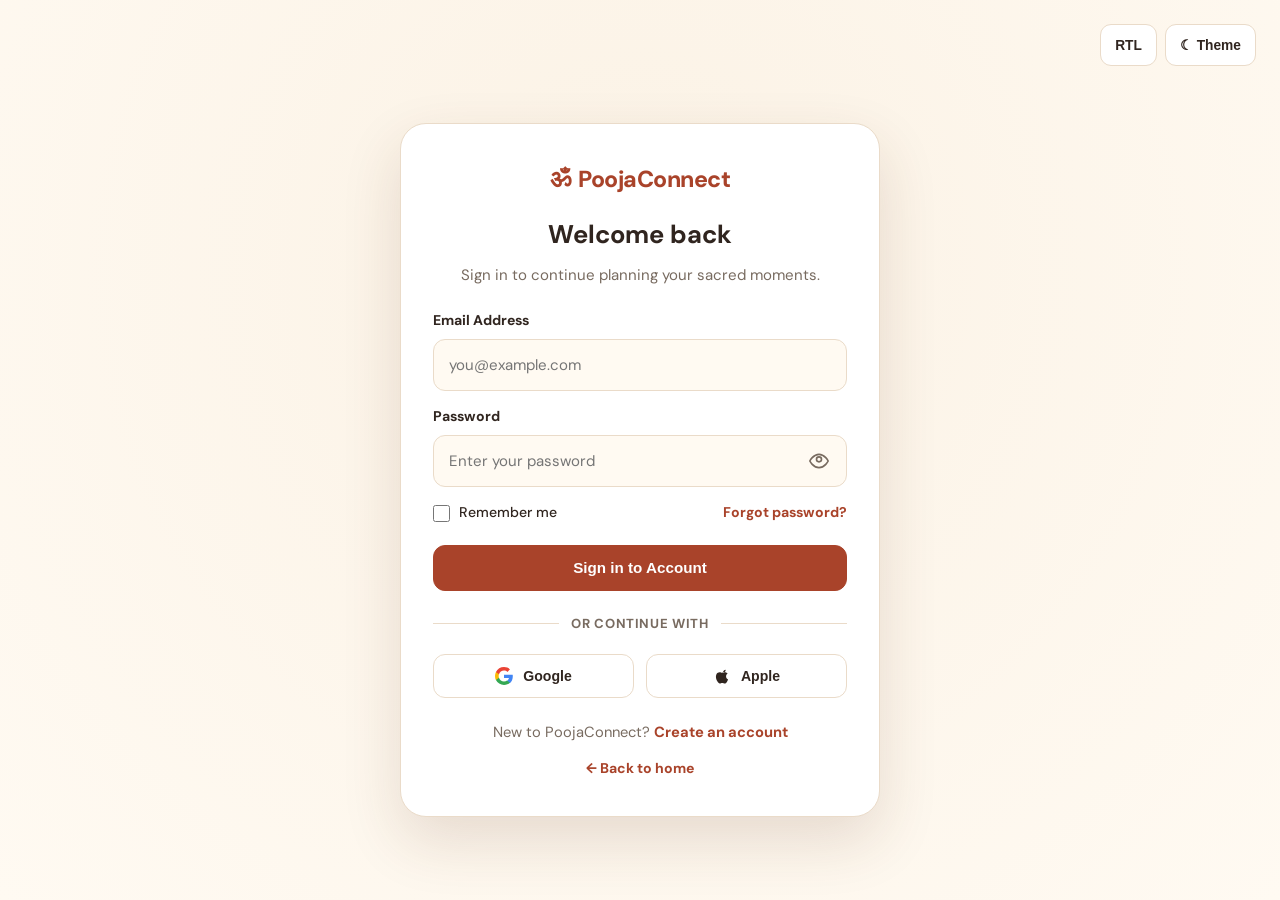
<file: login.html>
<!doctype html>
<html lang="en">
<head>
  <meta charset="utf-8">
  <meta name="viewport" content="width=device-width,initial-scale=1">
  <meta name="description" content="Sign in to PoojaConnect to manage your sacred ceremonies and priest bookings.">
  <title>Login | PoojaConnect</title>
  <link rel="icon" href="assets/favicon.svg" type="image/svg+xml">
  <link rel="stylesheet" href="css/style.css">
</head>
<body>
  <!-- AUTH PAGE WRAPPER WITHOUT NAVBAR -->
  <div class="auth-page-wrap">
    <!-- THEME AND RTL ON TOP RIGHT (User Strict Requirement) -->
    <div class="auth-top-actions">
      <button class="icon-btn" data-rtl-toggle aria-label="Toggle right to left">RTL</button>
      <button class="icon-btn" data-theme-toggle>☾ Theme</button>
    </div>

    <!-- AUTHENTICATION CARD -->
    <div class="auth-card">
      <!-- BRAND NAME INSIDE CARD (User Strict Requirement) -->
      <div class="auth-card-brand">
        <a class="logo" href="index.html">
          <span class="logo-mark">ॐ</span>
          <span>PoojaConnect</span>
        </a>
      </div>

      <h1>Welcome back</h1>
      <p class="subtitle">Sign in to continue planning your sacred moments.</p>

      <!-- FORM FIELDS -->
      <form data-demo>
        <label for="email">Email Address</label>
        <input id="email" type="email" required placeholder="you@example.com">

        <label for="password">Password</label>
        <!-- PASSWORD FIELD WITH SVG EYE ICON -->
        <div class="password-wrap">
          <input id="password" type="password" required placeholder="Enter your password">
          <button class="show-pass-btn" type="button" aria-label="Show password">
            <svg viewBox="0 0 24 24" fill="none" stroke="currentColor" stroke-width="2" stroke-linecap="round" stroke-linejoin="round">
              <path d="M1 12s4-8 11-8 11 8 11 8-4 8-11 8-11-8-11-8z"></path>
              <circle cx="12" cy="10" r="3"></circle>
            </svg>
          </button>
        </div>

        <!-- CHECKBOX & FORGOT PASSWORD -->
        <div class="checkbox-row">
          <label class="checkbox-label">
            <input type="checkbox" id="remember" name="remember">
            <span>Remember me</span>
          </label>
          <a href="#" style="color:var(--brand);font-weight:700;font-size:0.88rem">Forgot password?</a>
        </div>

        <!-- SUBMIT BUTTON -->
        <button class="btn" type="submit" style="width:100%;margin-top:20px;height:46px">Sign in to Account</button>
        <p class="form-message muted" role="status" style="margin-top:10px"></p>
      </form>

      <!-- SOCIAL SECTION MOVED BELOW SUBMIT BUTTON (Point 4 in Image 2) -->
      <div class="auth-divider">
        <span>or continue with</span>
      </div>

      <div class="social-auth-grid">
        <button type="button" class="social-auth-btn" aria-label="Sign in with Google">
          <svg viewBox="0 0 24 24" width="18" height="18">
            <path fill="#4285F4" d="M23.745 12.27c0-.7-.06-1.4-.19-2.07H12v4.51h6.6c-.29 1.52-1.14 2.82-2.4 3.68v3.05h3.88c2.27-2.09 3.66-5.17 3.66-9.17z"/>
            <path fill="#34A853" d="M12 24c3.24 0 5.95-1.08 7.93-2.91l-3.88-3.05c-1.08.72-2.45 1.16-4.05 1.16-3.12 0-5.77-2.1-6.72-4.93H1.25v3.15C3.26 21.36 7.33 24 12 24z"/>
            <path fill="#FBBC05" d="M5.28 14.27c-.25-.72-.38-1.49-.38-2.27s.13-1.55.38-2.27V6.58H1.25C.45 8.18 0 9.97 0 12s.45 3.82 1.25 5.42l4.03-3.15z"/>
            <path fill="#EA4335" d="M12 4.75c1.77 0 3.35.61 4.6 1.8l3.42-3.42C17.95 1.19 15.24 0 12 0 7.33 0 3.26 2.64 1.25 6.58l4.03 3.15c.95-2.83 3.6-4.98 6.72-4.98z"/>
          </svg>
          Google
        </button>

        <button type="button" class="social-auth-btn" aria-label="Sign in with Apple">
          <svg viewBox="0 0 24 24" width="18" height="18" fill="currentColor">
            <path d="M18.71 19.5c-.83 1.24-1.71 2.45-3.05 2.47-1.34.03-1.77-.79-3.29-.79-1.53 0-2 .77-3.27.82-1.31.05-2.3-1.32-3.14-2.53C4.25 17 2.94 12.45 4.7 9.39c.87-1.52 2.43-2.48 4.12-2.51 1.28-.02 2.5.87 3.29.87.78 0 2.26-1.07 3.81-.91.65.03 2.47.26 3.64 1.98-.09.06-2.17 1.28-2.15 3.81.03 3.02 2.65 4.03 2.68 4.04-.03.07-.42 1.44-1.38 2.83M15.97 6.37c.62-.75 1.04-1.8 0.92-2.85-.9.04-2 .6-2.65 1.35-.58.67-1.09 1.74-.95 2.77.99.08 2.03-.51 2.68-1.27z"/>
          </svg>
          Apple
        </button>
      </div>

      <div class="auth-links">
        New to PoojaConnect? <a href="signup.html">Create an account</a><br>
        <a href="index.html" style="display:inline-block;margin-top:12px;font-size:0.88rem">← Back to home</a>
      </div>
    </div>
  </div>

  <script src="js/main.js"></script>
</body>
</html>
</file>
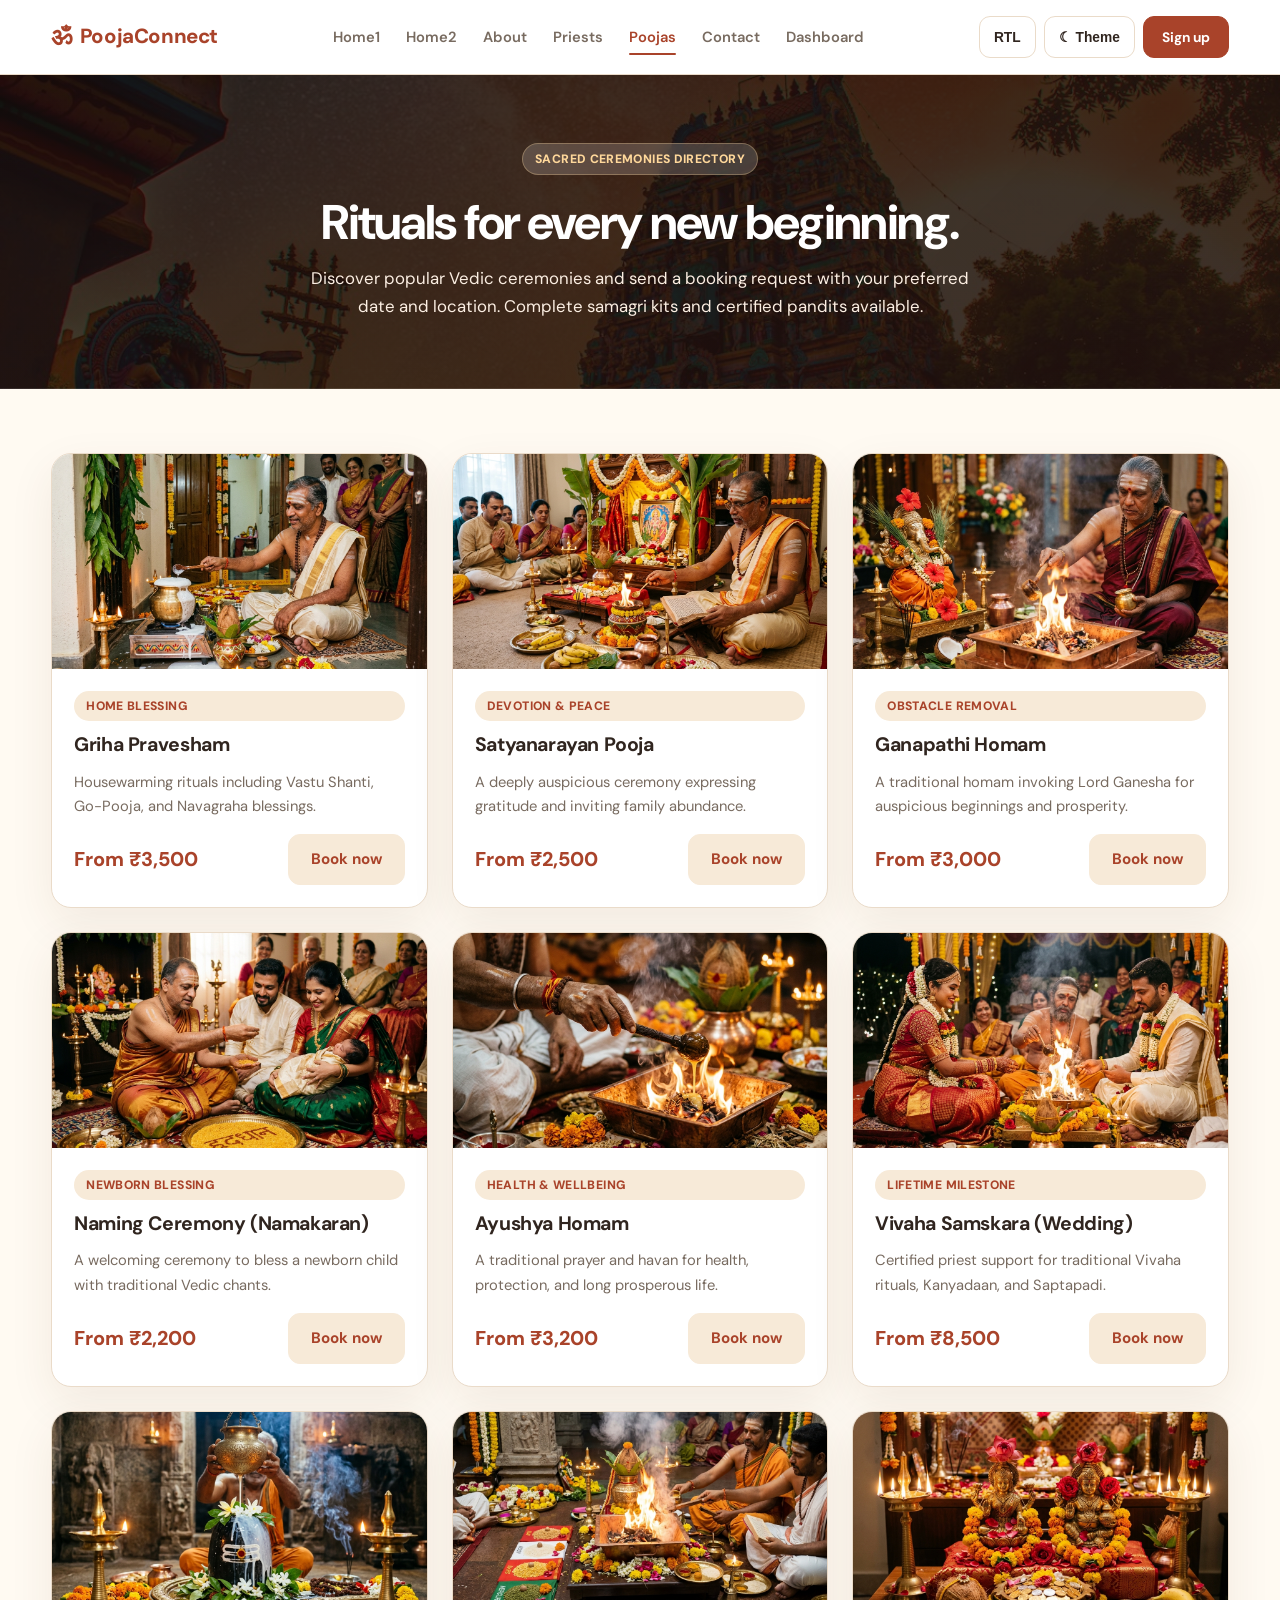
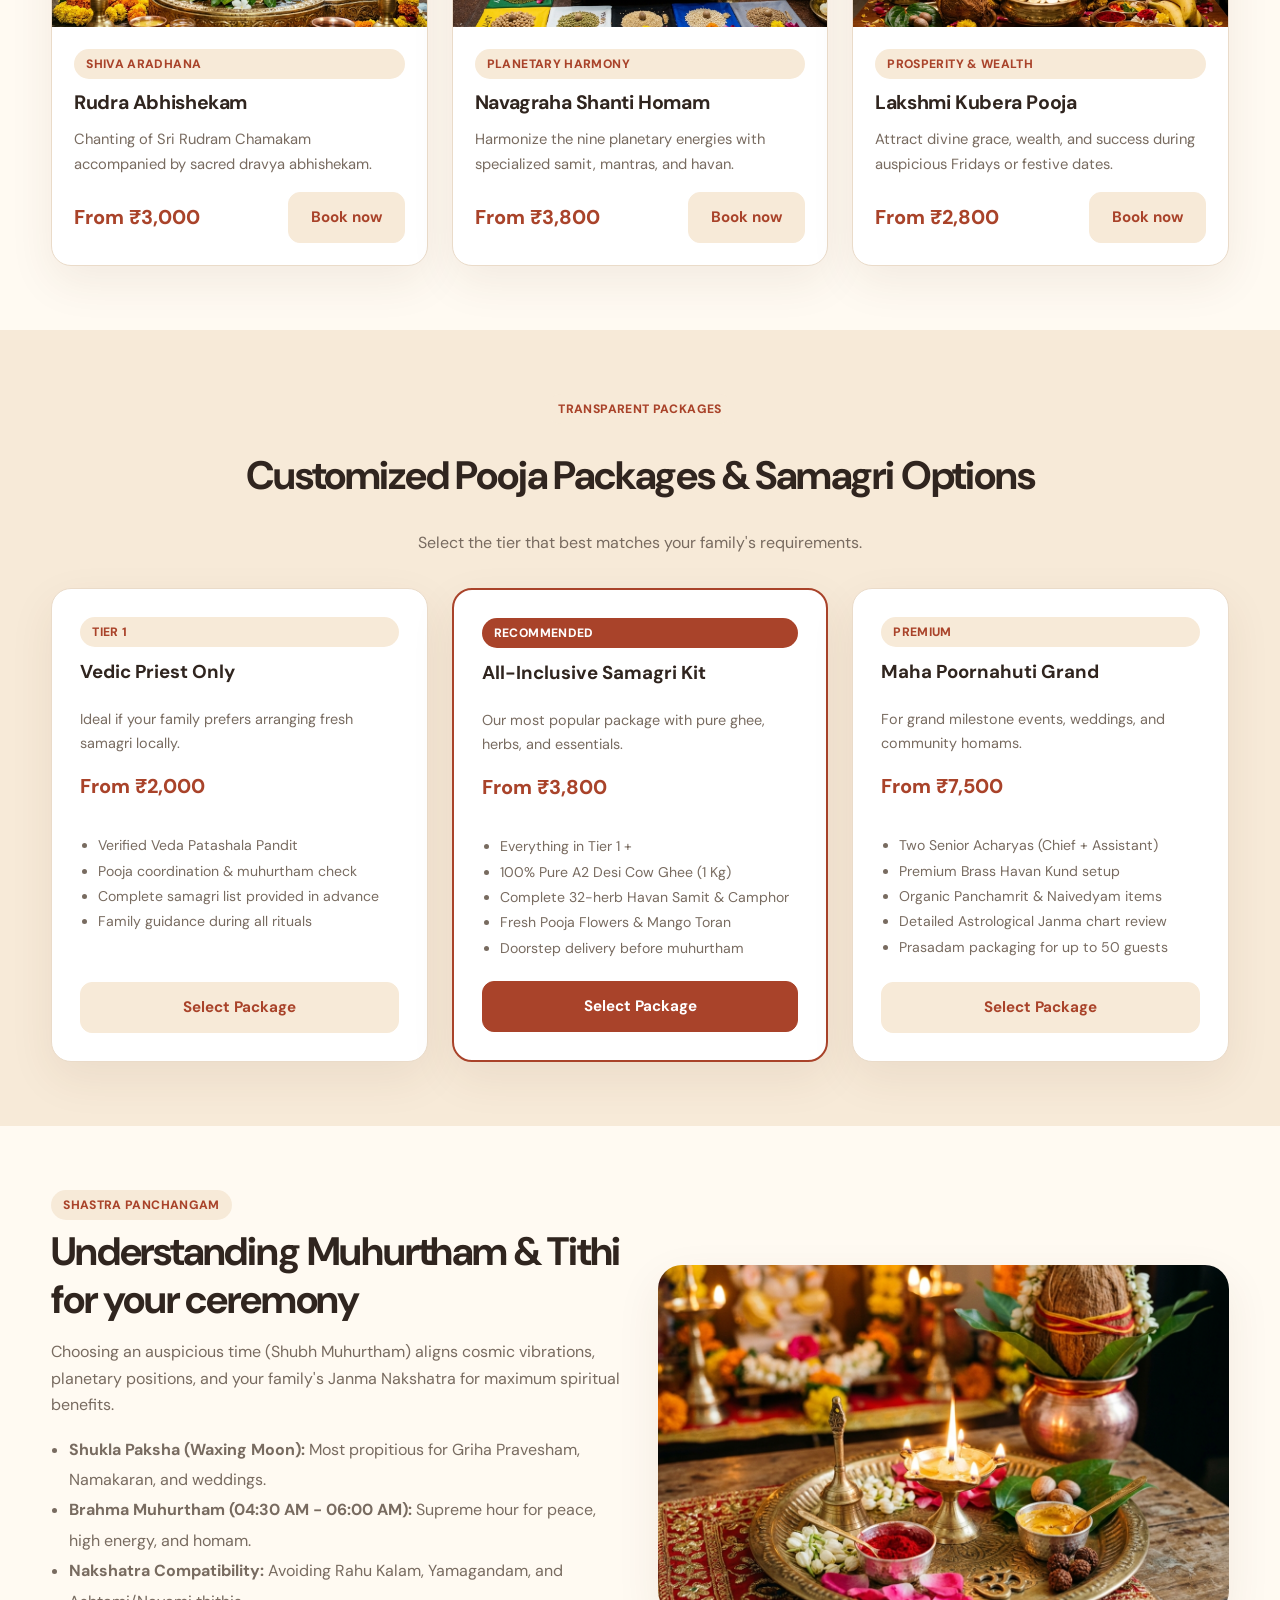
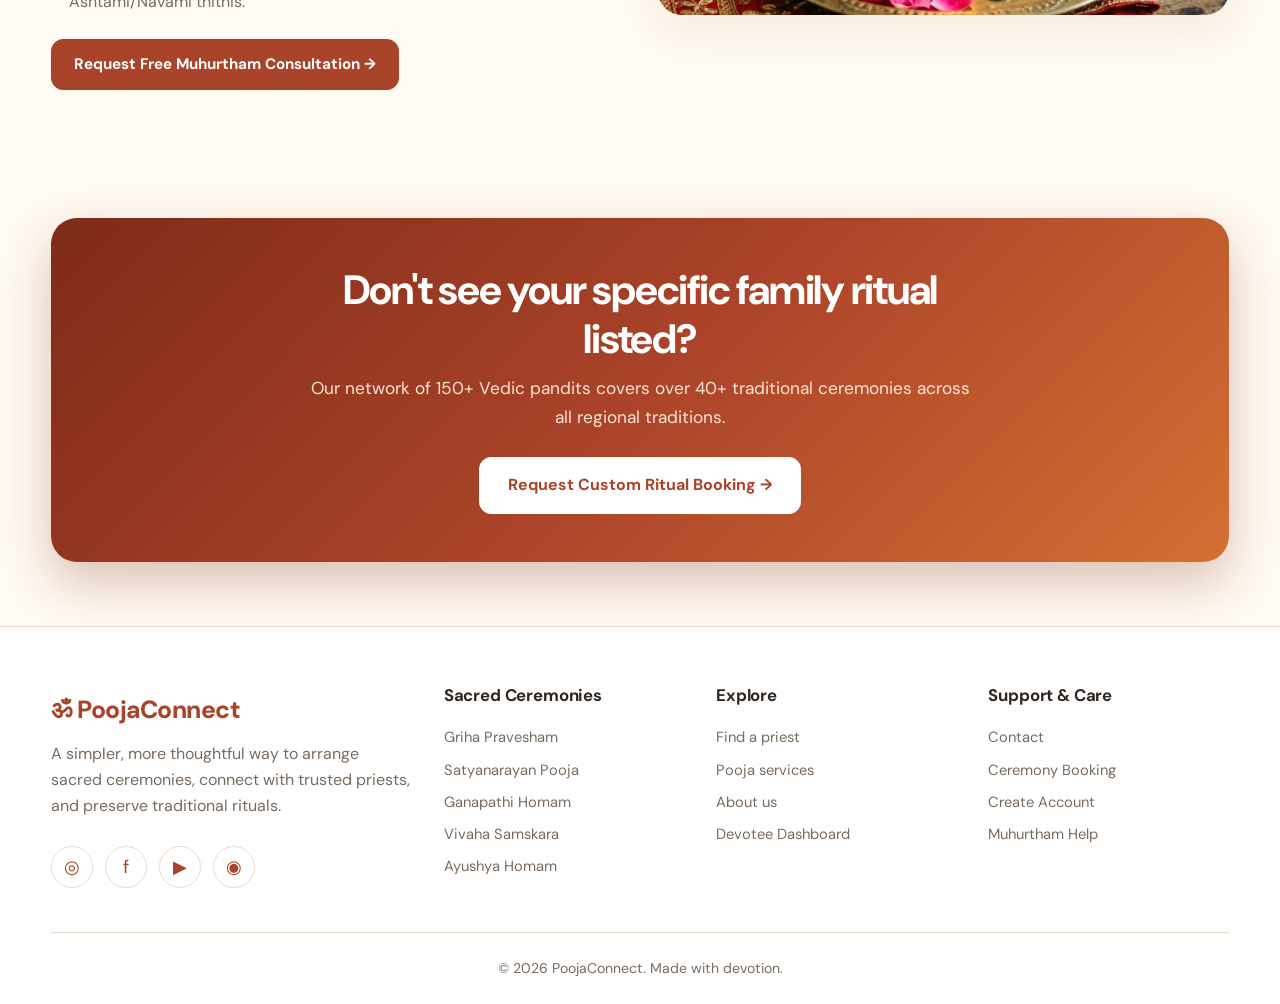
<file: poojas.html>
<!doctype html>
<html lang="en">
<head>
  <meta charset="utf-8">
  <meta name="viewport" content="width=device-width,initial-scale=1">
  <meta name="description" content="Discover popular sacred ceremonies and send a booking request with your preferred date. Authentic Vedic rituals with verified pandits.">
  <title>Poojas | PoojaConnect</title>
  <link rel="icon" href="assets/favicon.svg" type="image/svg+xml">
  <link rel="stylesheet" href="css/style.css">
</head>
<body>
  <!-- HEADER & TOPBAR (Nav order: Home1, Home2, About, Priests, Poojas, Contact, Dashboard) -->
  <header class="topbar">
    <div class="container nav">
      <a class="logo" href="index.html">
        <span class="logo-mark">ॐ</span>
        <span>PoojaConnect</span>
      </a>

      <!-- Centered Navigation Links -->
      <nav class="navlinks">
        <a href="index.html">Home1</a>
        <a href="home2.html">Home2</a>
        <a href="about.html">About</a>
        <a href="priests.html">Priests</a>
        <a class="active" href="poojas.html">Poojas</a>
        <a href="contact.html">Contact</a>
        <a href="dashboard.html">Dashboard</a>

        <!-- Mobile Drawer Actions -->
        <div class="mobile-nav-actions">
          <div class="mobile-nav-actions-row">
            <button class="icon-btn" data-rtl-toggle aria-label="Toggle right to left">RTL</button>
            <button class="icon-btn" data-theme-toggle>☾ Theme</button>
          </div>
          <a class="btn-nav-primary" href="signup.html">Sign up</a>
        </div>
      </nav>

      <!-- Desktop Nav Actions -->
      <div class="nav-actions">
        <button class="icon-btn" data-rtl-toggle aria-label="Toggle right to left">RTL</button>
        <button class="icon-btn" data-theme-toggle>☾ Theme</button>
        <a class="btn-nav-primary" href="signup.html">Sign up</a>
      </div>

      <button class="menu-btn" aria-label="Toggle navigation menu">☰</button>
    </div>
  </header>

  <main>
    <!-- PAGE HERO WITH CENTERED HEADING & BACKGROUND IMAGE -->
    <section class="page-hero">
      <div class="container">
        <span class="tag">SACRED CEREMONIES DIRECTORY</span>
        <h1 class="page-title">Rituals for every new beginning.</h1>
        <p>Discover popular Vedic ceremonies and send a booking request with your preferred date and location. Complete samagri kits and certified pandits available.</p>
      </div>
    </section>

    <!-- POOJA CARDS DIRECTORY -->
    <section class="section">
      <div class="container">
        <div class="cards">
          <article class="card">
            <img src="assets/images/card-griha-pravesham.jpg" alt="Vedic priest conducting sacred Griha Pravesham housewarming ceremony with milk boiling and kalash">
            <div class="card-body">
              <span class="tag">HOME BLESSING</span>
              <h3>Griha Pravesham</h3>
              <p class="muted">Housewarming rituals including Vastu Shanti, Go-Pooja, and Navagraha blessings.</p>
              <div style="display:flex;justify-content:space-between;align-items:center;margin-top:auto">
                <span class="price">From ₹3,500</span>
                <a class="btn light" href="booking.html">Book now</a>
              </div>
            </div>
          </article>

          <article class="card">
            <img src="assets/images/card-satyanarayan.jpg" alt="Vedic priest chanting Sri Satyanarayan katha in front of sacred puja altar">
            <div class="card-body">
              <span class="tag">DEVOTION & PEACE</span>
              <h3>Satyanarayan Pooja</h3>
              <p class="muted">A deeply auspicious ceremony expressing gratitude and inviting family abundance.</p>
              <div style="display:flex;justify-content:space-between;align-items:center;margin-top:auto">
                <span class="price">From ₹2,500</span>
                <a class="btn light" href="booking.html">Book now</a>
              </div>
            </div>
          </article>

          <article class="card">
            <img src="assets/images/card-ganapathi-homam.jpg" alt="Vedic priest offering ghee to sacred Ganapathi havan fire with Lord Ganesha idol">
            <div class="card-body">
              <span class="tag">OBSTACLE REMOVAL</span>
              <h3>Ganapathi Homam</h3>
              <p class="muted">A traditional homam invoking Lord Ganesha for auspicious beginnings and prosperity.</p>
              <div style="display:flex;justify-content:space-between;align-items:center;margin-top:auto">
                <span class="price">From ₹3,000</span>
                <a class="btn light" href="booking.html">Book now</a>
              </div>
            </div>
          </article>

          <article class="card">
            <img src="assets/images/card-namakaran.jpg" alt="Vedic priest blessing baby with turmeric rice in Namakaran naming ceremony">
            <div class="card-body">
              <span class="tag">NEWBORN BLESSING</span>
              <h3>Naming Ceremony (Namakaran)</h3>
              <p class="muted">A welcoming ceremony to bless a newborn child with traditional Vedic chants.</p>
              <div style="display:flex;justify-content:space-between;align-items:center;margin-top:auto">
                <span class="price">From ₹2,200</span>
                <a class="btn light" href="booking.html">Book now</a>
              </div>
            </div>
          </article>

          <article class="card">
            <img src="assets/images/card-ayushya-homam.jpg" alt="Priest offering sacred herbs and ghee into havan fire for Ayushya Homam">
            <div class="card-body">
              <span class="tag">HEALTH & WELLBEING</span>
              <h3>Ayushya Homam</h3>
              <p class="muted">A traditional prayer and havan for health, protection, and long prosperous life.</p>
              <div style="display:flex;justify-content:space-between;align-items:center;margin-top:auto">
                <span class="price">From ₹3,200</span>
                <a class="btn light" href="booking.html">Book now</a>
              </div>
            </div>
          </article>

          <article class="card">
            <img src="assets/images/card-vivaha-samskara.jpg" alt="Traditional Vedic wedding ceremony Vivaha Samskara with sacred Agni havan pooja">
            <div class="card-body">
              <span class="tag">LIFETIME MILESTONE</span>
              <h3>Vivaha Samskara (Wedding)</h3>
              <p class="muted">Certified priest support for traditional Vivaha rituals, Kanyadaan, and Saptapadi.</p>
              <div style="display:flex;justify-content:space-between;align-items:center;margin-top:auto">
                <span class="price">From ₹8,500</span>
                <a class="btn light" href="booking.html">Book now</a>
              </div>
            </div>
          </article>

          <article class="card">
            <img src="assets/images/card-rudra-abhishekam.jpg" alt="Sacred Shiva Lingam Rudra Abhishekam pooja with milk, bilva leaves, and glowing deepams">
            <div class="card-body">
              <span class="tag">SHIVA ARADHANA</span>
              <h3>Rudra Abhishekam</h3>
              <p class="muted">Chanting of Sri Rudram Chamakam accompanied by sacred dravya abhishekam.</p>
              <div style="display:flex;justify-content:space-between;align-items:center;margin-top:auto">
                <span class="price">From ₹3,000</span>
                <a class="btn light" href="booking.html">Book now</a>
              </div>
            </div>
          </article>

          <article class="card">
            <img src="assets/images/card-navagraha-homam.jpg" alt="Sacred Navagraha Shanti Homam pooja with holy havan fire, navadhanya, and kalash">
            <div class="card-body">
              <span class="tag">PLANETARY HARMONY</span>
              <h3>Navagraha Shanti Homam</h3>
              <p class="muted">Harmonize the nine planetary energies with specialized samit, mantras, and havan.</p>
              <div style="display:flex;justify-content:space-between;align-items:center;margin-top:auto">
                <span class="price">From ₹3,800</span>
                <a class="btn light" href="booking.html">Book now</a>
              </div>
            </div>
          </article>

          <article class="card">
            <img src="assets/images/card-lakshmi-kubera.jpg" alt="Auspicious Lakshmi Kubera Pooja with Goddess Lakshmi idol, gold coins, lotus flowers, and brass deepams">
            <div class="card-body">
              <span class="tag">PROSPERITY & WEALTH</span>
              <h3>Lakshmi Kubera Pooja</h3>
              <p class="muted">Attract divine grace, wealth, and success during auspicious Fridays or festive dates.</p>
              <div style="display:flex;justify-content:space-between;align-items:center;margin-top:auto">
                <span class="price">From ₹2,800</span>
                <a class="btn light" href="booking.html">Book now</a>
              </div>
            </div>
          </article>
        </div>
      </div>
    </section>

    <!-- SAMAGRI PACKAGES COMPARISON -->
    <section class="section alt">
      <div class="container">
        <div class="section-head center">
          <span class="tag">TRANSPARENT PACKAGES</span>
          <h2>Customized Pooja Packages & Samagri Options</h2>
          <p class="muted">Select the tier that best matches your family's requirements.</p>
        </div>
        <div class="cards">
          <div class="card" style="padding:28px">
            <span class="tag">TIER 1</span>
            <h3 style="margin:10px 0 6px">Vedic Priest Only</h3>
            <p class="muted" style="font-size:0.9rem">Ideal if your family prefers arranging fresh samagri locally.</p>
            <div class="price" style="margin-bottom:16px">From ₹2,000</div>
            <ul class="muted" style="font-size:0.88rem;line-height:1.8;padding-left:18px;margin-bottom:20px">
              <li>Verified Veda Patashala Pandit</li>
              <li>Pooja coordination & muhurtham check</li>
              <li>Complete samagri list provided in advance</li>
              <li>Family guidance during all rituals</li>
            </ul>
            <a class="btn light" href="booking.html" style="margin-top:auto">Select Package</a>
          </div>

          <div class="card" style="padding:28px;border:2px solid var(--brand)">
            <span class="tag" style="background:var(--brand);color:#fff">RECOMMENDED</span>
            <h3 style="margin:10px 0 6px">All-Inclusive Samagri Kit</h3>
            <p class="muted" style="font-size:0.9rem">Our most popular package with pure ghee, herbs, and essentials.</p>
            <div class="price" style="margin-bottom:16px">From ₹3,800</div>
            <ul class="muted" style="font-size:0.88rem;line-height:1.8;padding-left:18px;margin-bottom:20px">
              <li>Everything in Tier 1 +</li>
              <li>100% Pure A2 Desi Cow Ghee (1 Kg)</li>
              <li>Complete 32-herb Havan Samit & Camphor</li>
              <li>Fresh Pooja Flowers & Mango Toran</li>
              <li>Doorstep delivery before muhurtham</li>
            </ul>
            <a class="btn" href="booking.html" style="margin-top:auto">Select Package</a>
          </div>

          <div class="card" style="padding:28px">
            <span class="tag">PREMIUM</span>
            <h3 style="margin:10px 0 6px">Maha Poornahuti Grand</h3>
            <p class="muted" style="font-size:0.9rem">For grand milestone events, weddings, and community homams.</p>
            <div class="price" style="margin-bottom:16px">From ₹7,500</div>
            <ul class="muted" style="font-size:0.88rem;line-height:1.8;padding-left:18px;margin-bottom:20px">
              <li>Two Senior Acharyas (Chief + Assistant)</li>
              <li>Premium Brass Havan Kund setup</li>
              <li>Organic Panchamrit & Naivedyam items</li>
              <li>Detailed Astrological Janma chart review</li>
              <li>Prasadam packaging for up to 50 guests</li>
            </ul>
            <a class="btn light" href="booking.html" style="margin-top:auto">Select Package</a>
          </div>
        </div>
      </div>
    </section>

    <!-- MUHURTHAM GUIDANCE SECTION (Fixed mobile layout - Point 9 in Image 4) -->
    <section class="section">
      <div class="container grid-two">
        <div>
          <span class="tag">SHASTRA PANCHANGAM</span>
          <h2>Understanding Muhurtham & Tithi for your ceremony</h2>
          <p class="muted">Choosing an auspicious time (Shubh Muhurtham) aligns cosmic vibrations, planetary positions, and your family's Janma Nakshatra for maximum spiritual benefits.</p>
          <ul class="muted" style="line-height:1.9;padding-left:18px;margin:16px 0 22px">
            <li><strong>Shukla Paksha (Waxing Moon):</strong> Most propitious for Griha Pravesham, Namakaran, and weddings.</li>
            <li><strong>Brahma Muhurtham (04:30 AM - 06:00 AM):</strong> Supreme hour for peace, high energy, and homam.</li>
            <li><strong>Nakshatra Compatibility:</strong> Avoiding Rahu Kalam, Yamagandam, and Ashtami/Navami thithis.</li>
          </ul>
          <div>
            <a class="btn" href="contact.html">Request Free Muhurtham Consultation →</a>
          </div>
        </div>
        <div>
          <img src="assets/images/card-puja-thali.jpg" alt="Auspicious brass pooja thali and Kalash with glowing deepams" style="border-radius:24px;box-shadow:var(--shadow);width:100%;height:350px;object-fit:cover">
        </div>
      </div>
    </section>

    <!-- CENTERED CTA SECTION WITH BUTTON BELOW (Fixed mobile button layout - Point 10 in Image 5) -->
    <section class="section">
      <div class="container">
        <div class="cta">
          <div class="cta-content">
            <h2>Don't see your specific family ritual listed?</h2>
            <p>Our network of 150+ Vedic pandits covers over 40+ traditional ceremonies across all regional traditions.</p>
          </div>
          <a class="btn" href="booking.html">Request Custom Ritual Booking →</a>
        </div>
      </div>
    </section>
  </main>

  <!-- 4-COLUMN FOOTER WITH SOCIAL HOVER & BACK TO TOP ICON BUTTON -->
  <footer class="footer">
    <div class="container">
      <div class="footer-grid">
        <div>
          <!-- Larger Brand Name (Point 2 in Image 1) -->
          <a class="logo" href="index.html">
            <span class="logo-mark">ॐ</span>
            <span>PoojaConnect</span>
          </a>
          <p class="muted" style="margin-top:10px">A simpler, more thoughtful way to arrange sacred ceremonies, connect with trusted priests, and preserve traditional rituals.</p>
          <div class="socials">
            <a href="https://instagram.com" aria-label="Instagram">◎</a>
            <a href="https://facebook.com" aria-label="Facebook">f</a>
            <a href="https://youtube.com" aria-label="YouTube">▶</a>
            <a href="https://wa.me/" aria-label="WhatsApp">◉</a>
          </div>
        </div>
        <div>
          <h4>Sacred Ceremonies</h4>
          <a href="poojas.html">Griha Pravesham</a>
          <a href="poojas.html">Satyanarayan Pooja</a>
          <a href="poojas.html">Ganapathi Homam</a>
          <a href="poojas.html">Vivaha Samskara</a>
          <a href="poojas.html">Ayushya Homam</a>
        </div>
        <div>
          <h4>Explore</h4>
          <a href="priests.html">Find a priest</a>
          <a href="poojas.html">Pooja services</a>
          <a href="about.html">About us</a>
          <a href="dashboard.html">Devotee Dashboard</a>
        </div>
        <div>
          <h4>Support & Care</h4>
          <a href="contact.html">Contact</a>
          <a href="booking.html">Ceremony Booking</a>
          <a href="signup.html">Create Account</a>
          <a href="contact.html">Muhurtham Help</a>
        </div>
      </div>

      <div class="footer-bottom">
        <div>© <span data-year></span> PoojaConnect. Made with devotion.</div>
      </div>
    </div>
  </footer>

  <button id="floatingBackTop" class="floating-back-top" aria-label="Scroll to top">↑</button>

  <script src="js/main.js"></script>
</body>
</html>
</file>
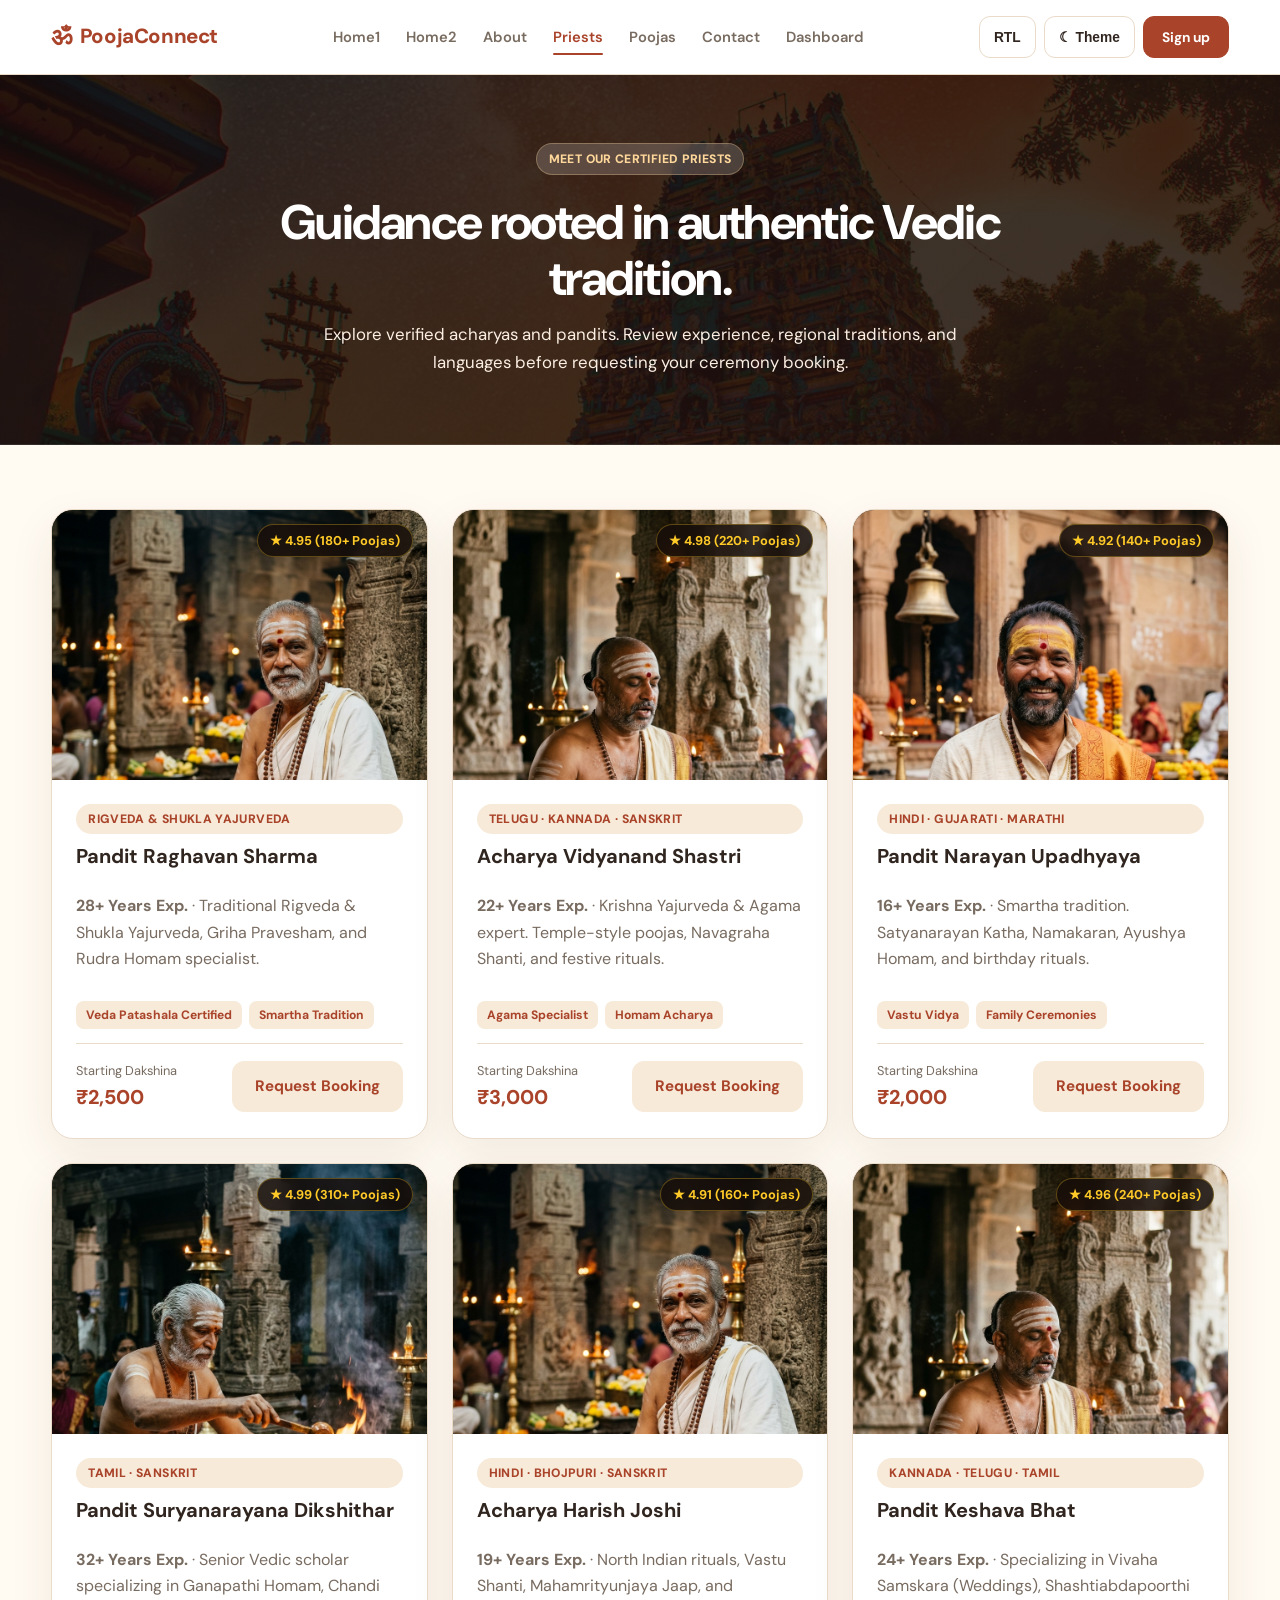
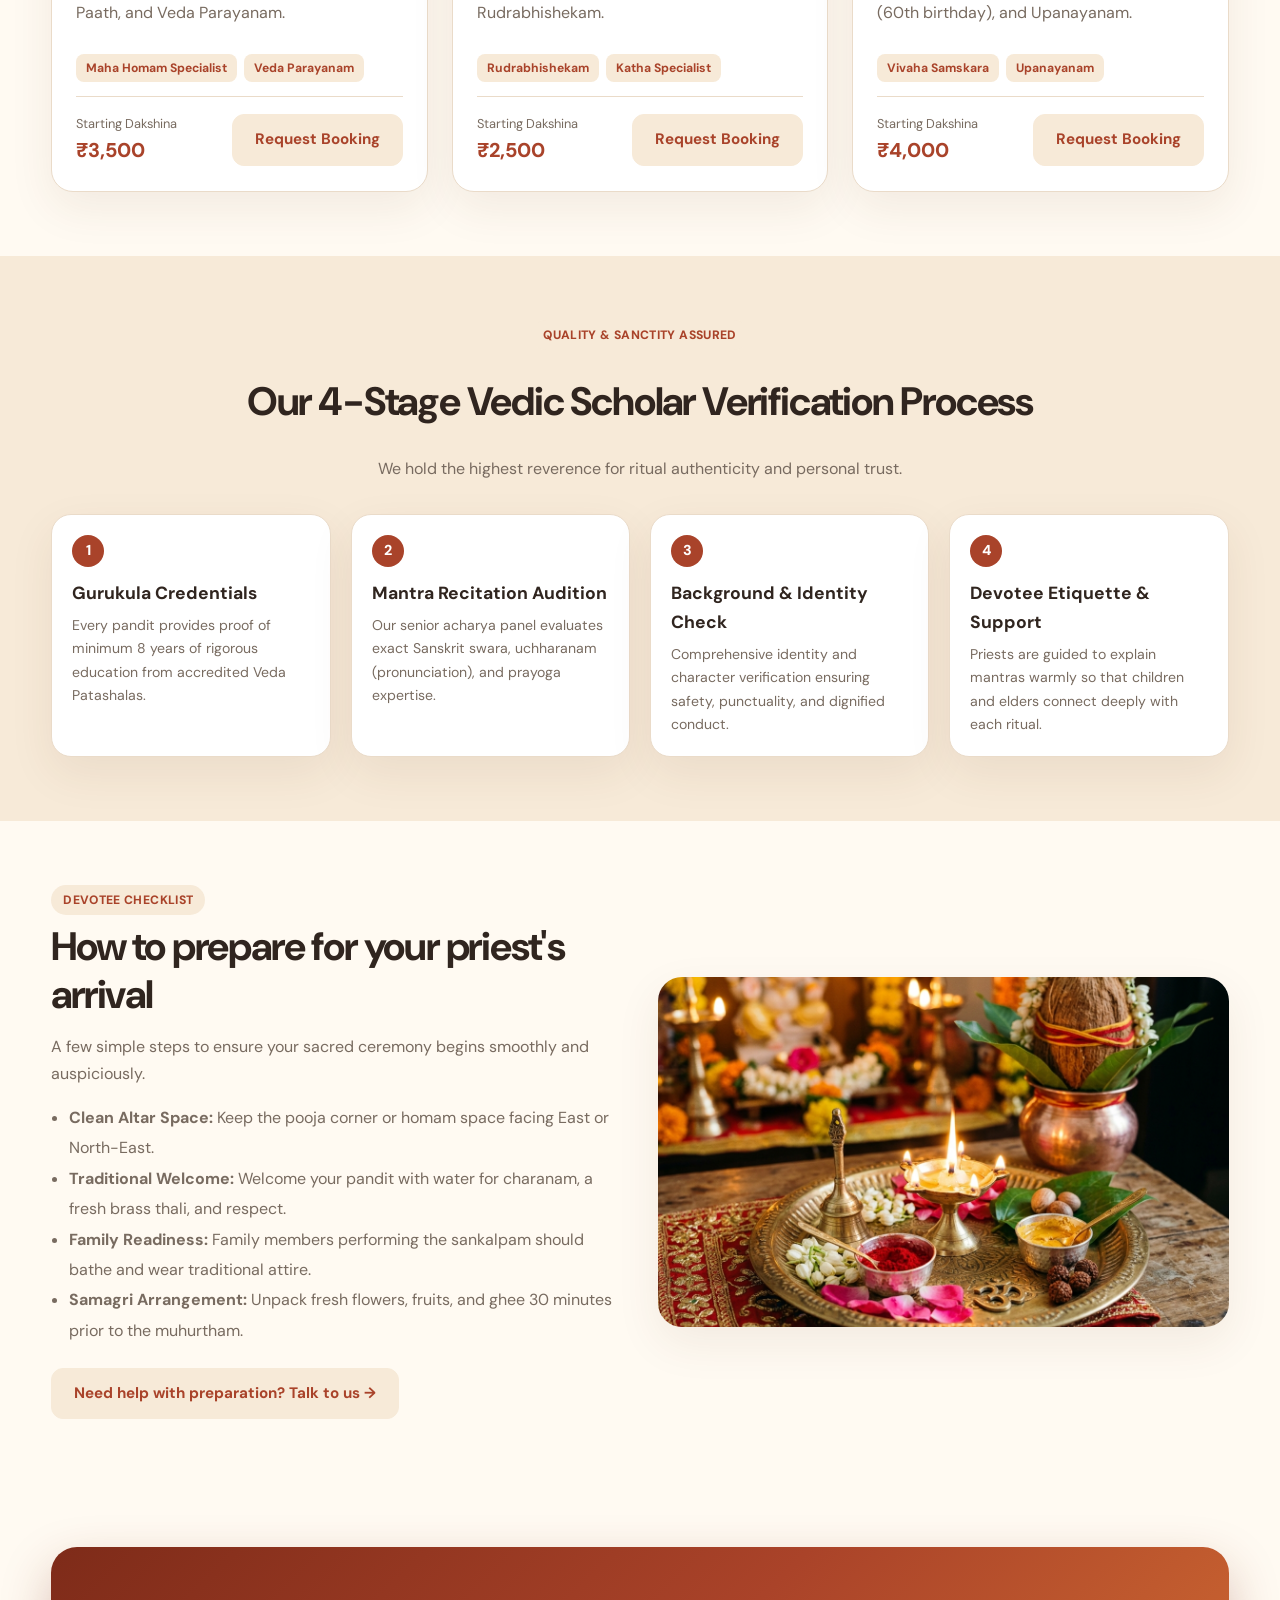
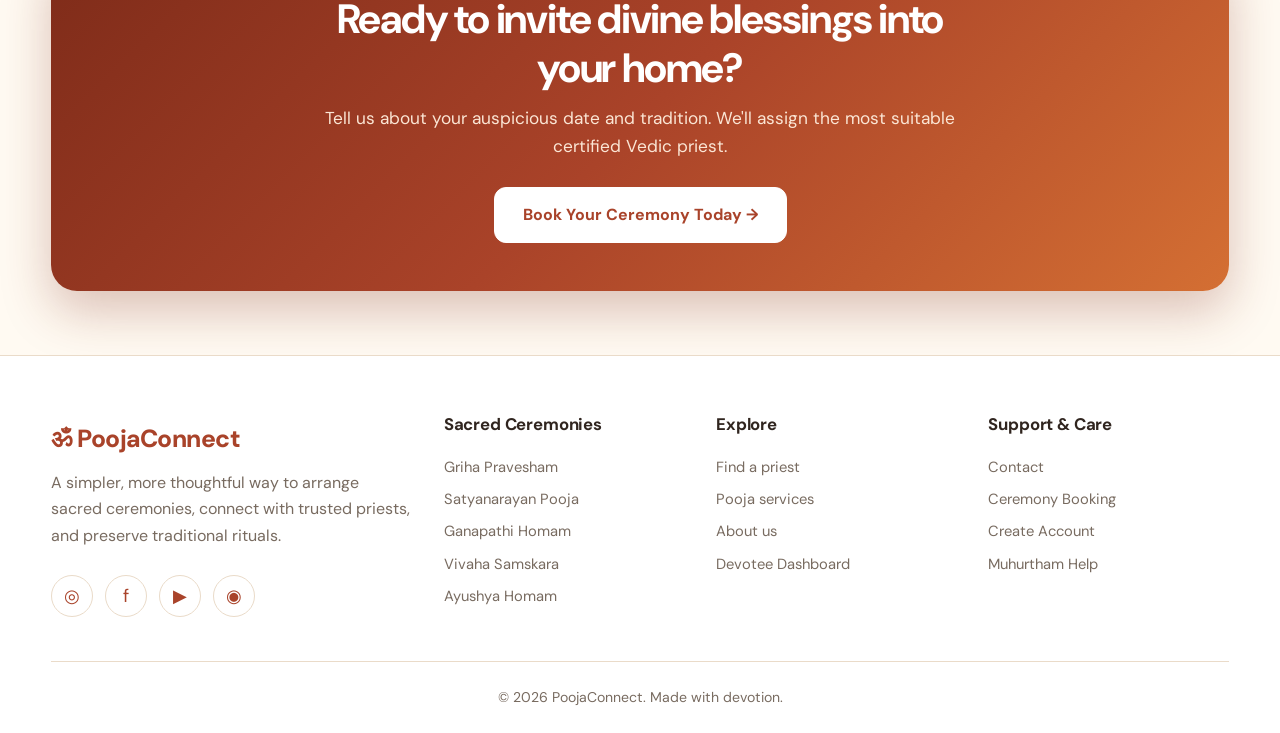
<file: priests.html>
<!doctype html>
<html lang="en">
<head>
  <meta charset="utf-8">
  <meta name="viewport" content="width=device-width,initial-scale=1">
  <meta name="description" content="Book experienced, certified Vedic priests and pandits for home, hall, and temple ceremonies with PoojaConnect.">
  <title>Priests | PoojaConnect</title>
  <link rel="icon" href="assets/favicon.svg" type="image/svg+xml">
  <link rel="stylesheet" href="css/style.css">
</head>
<body>
  <!-- HEADER & TOPBAR (Nav order: Home1, Home2, About, Priests, Poojas, Contact, Dashboard) -->
  <header class="topbar">
    <div class="container nav">
      <a class="logo" href="index.html">
        <span class="logo-mark">ॐ</span>
        <span>PoojaConnect</span>
      </a>

      <!-- Centered Navigation Links -->
      <nav class="navlinks">
        <a href="index.html">Home1</a>
        <a href="home2.html">Home2</a>
        <a href="about.html">About</a>
        <a class="active" href="priests.html">Priests</a>
        <a href="poojas.html">Poojas</a>
        <a href="contact.html">Contact</a>
        <a href="dashboard.html">Dashboard</a>

        <!-- Mobile Drawer Actions -->
        <div class="mobile-nav-actions">
          <div class="mobile-nav-actions-row">
            <button class="icon-btn" data-rtl-toggle aria-label="Toggle right to left">RTL</button>
            <button class="icon-btn" data-theme-toggle>☾ Theme</button>
          </div>
          <a class="btn-nav-primary" href="signup.html">Sign up</a>
        </div>
      </nav>

      <!-- Desktop Nav Actions -->
      <div class="nav-actions">
        <button class="icon-btn" data-rtl-toggle aria-label="Toggle right to left">RTL</button>
        <button class="icon-btn" data-theme-toggle>☾ Theme</button>
        <a class="btn-nav-primary" href="signup.html">Sign up</a>
      </div>

      <button class="menu-btn" aria-label="Toggle navigation menu">☰</button>
    </div>
  </header>

  <main>
    <!-- PAGE HERO WITH CENTERED HEADING & BACKGROUND IMAGE -->
    <section class="page-hero">
      <div class="container">
        <span class="tag">MEET OUR CERTIFIED PRIESTS</span>
        <h1 class="page-title">Guidance rooted in authentic Vedic tradition.</h1>
        <p>Explore verified acharyas and pandits. Review experience, regional traditions, and languages before requesting your ceremony booking.</p>
      </div>
    </section>

    <!-- PRIEST DIRECTORY - 1-BY-1 ON MOBILE WITH AUTHENTIC REALISTIC PHOTOS -->
    <section class="section">
      <div class="container">
        <div class="priest-grid">
          <!-- Priest 1 -->
          <article class="priest-card">
            <div class="priest-thumb-wrap">
              <img src="assets/images/priest-1.jpg" alt="Pandit Raghavan Sharma in traditional attire">
              <span class="priest-badge">★ 4.95 (180+ Poojas)</span>
            </div>
            <div class="priest-body">
              <span class="tag">RIGVEDA & SHUKLA YAJURVEDA</span>
              <h3>Pandit Raghavan Sharma</h3>
              <p class="muted"><strong>28+ Years Exp.</strong> · Traditional Rigveda & Shukla Yajurveda, Griha Pravesham, and Rudra Homam specialist.</p>
              <div class="priest-meta">
                <span class="meta-chip">Veda Patashala Certified</span>
                <span class="meta-chip">Smartha Tradition</span>
              </div>
              <div class="priest-footer">
                <div>
                  <span class="muted" style="font-size:0.8rem;display:block">Starting Dakshina</span>
                  <span class="price">₹2,500</span>
                </div>
                <a class="btn light" href="booking.html">Request Booking</a>
              </div>
            </div>
          </article>

          <!-- Priest 2 -->
          <article class="priest-card">
            <div class="priest-thumb-wrap">
              <img src="assets/images/priest-2.jpg" alt="Acharya Vidyanand Shastri">
              <span class="priest-badge">★ 4.98 (220+ Poojas)</span>
            </div>
            <div class="priest-body">
              <span class="tag">TELUGU · KANNADA · SANSKRIT</span>
              <h3>Acharya Vidyanand Shastri</h3>
              <p class="muted"><strong>22+ Years Exp.</strong> · Krishna Yajurveda & Agama expert. Temple-style poojas, Navagraha Shanti, and festive rituals.</p>
              <div class="priest-meta">
                <span class="meta-chip">Agama Specialist</span>
                <span class="meta-chip">Homam Acharya</span>
              </div>
              <div class="priest-footer">
                <div>
                  <span class="muted" style="font-size:0.8rem;display:block">Starting Dakshina</span>
                  <span class="price">₹3,000</span>
                </div>
                <a class="btn light" href="booking.html">Request Booking</a>
              </div>
            </div>
          </article>

          <!-- Priest 3 -->
          <article class="priest-card">
            <div class="priest-thumb-wrap">
              <img src="assets/images/priest-3.jpg" alt="Pandit Narayan Upadhyaya">
              <span class="priest-badge">★ 4.92 (140+ Poojas)</span>
            </div>
            <div class="priest-body">
              <span class="tag">HINDI · GUJARATI · MARATHI</span>
              <h3>Pandit Narayan Upadhyaya</h3>
              <p class="muted"><strong>16+ Years Exp.</strong> · Smartha tradition. Satyanarayan Katha, Namakaran, Ayushya Homam, and birthday rituals.</p>
              <div class="priest-meta">
                <span class="meta-chip">Vastu Vidya</span>
                <span class="meta-chip">Family Ceremonies</span>
              </div>
              <div class="priest-footer">
                <div>
                  <span class="muted" style="font-size:0.8rem;display:block">Starting Dakshina</span>
                  <span class="price">₹2,000</span>
                </div>
                <a class="btn light" href="booking.html">Request Booking</a>
              </div>
            </div>
          </article>

          <!-- Priest 4 -->
          <article class="priest-card">
            <div class="priest-thumb-wrap">
              <img src="assets/images/priest-vedic.jpg" alt="Pandit Suryanarayana Dikshithar">
              <span class="priest-badge">★ 4.99 (310+ Poojas)</span>
            </div>
            <div class="priest-body">
              <span class="tag">TAMIL · SANSKRIT</span>
              <h3>Pandit Suryanarayana Dikshithar</h3>
              <p class="muted"><strong>32+ Years Exp.</strong> · Senior Vedic scholar specializing in Ganapathi Homam, Chandi Paath, and Veda Parayanam.</p>
              <div class="priest-meta">
                <span class="meta-chip">Maha Homam Specialist</span>
                <span class="meta-chip">Veda Parayanam</span>
              </div>
              <div class="priest-footer">
                <div>
                  <span class="muted" style="font-size:0.8rem;display:block">Starting Dakshina</span>
                  <span class="price">₹3,500</span>
                </div>
                <a class="btn light" href="booking.html">Request Booking</a>
              </div>
            </div>
          </article>

          <!-- Priest 5 -->
          <article class="priest-card">
            <div class="priest-thumb-wrap">
              <img src="assets/images/priest-1.jpg" alt="Acharya Harish Joshi">
              <span class="priest-badge">★ 4.91 (160+ Poojas)</span>
            </div>
            <div class="priest-body">
              <span class="tag">HINDI · BHOJPURI · SANSKRIT</span>
              <h3>Acharya Harish Joshi</h3>
              <p class="muted"><strong>19+ Years Exp.</strong> · North Indian rituals, Vastu Shanti, Mahamrityunjaya Jaap, and Rudrabhishekam.</p>
              <div class="priest-meta">
                <span class="meta-chip">Rudrabhishekam</span>
                <span class="meta-chip">Katha Specialist</span>
              </div>
              <div class="priest-footer">
                <div>
                  <span class="muted" style="font-size:0.8rem;display:block">Starting Dakshina</span>
                  <span class="price">₹2,500</span>
                </div>
                <a class="btn light" href="booking.html">Request Booking</a>
              </div>
            </div>
          </article>

          <!-- Priest 6 -->
          <article class="priest-card">
            <div class="priest-thumb-wrap">
              <img src="assets/images/priest-2.jpg" alt="Pandit Keshava Bhat">
              <span class="priest-badge">★ 4.96 (240+ Poojas)</span>
            </div>
            <div class="priest-body">
              <span class="tag">KANNADA · TELUGU · TAMIL</span>
              <h3>Pandit Keshava Bhat</h3>
              <p class="muted"><strong>24+ Years Exp.</strong> · Specializing in Vivaha Samskara (Weddings), Shashtiabdapoorthi (60th birthday), and Upanayanam.</p>
              <div class="priest-meta">
                <span class="meta-chip">Vivaha Samskara</span>
                <span class="meta-chip">Upanayanam</span>
              </div>
              <div class="priest-footer">
                <div>
                  <span class="muted" style="font-size:0.8rem;display:block">Starting Dakshina</span>
                  <span class="price">₹4,000</span>
                </div>
                <a class="btn light" href="booking.html">Request Booking</a>
              </div>
            </div>
          </article>
        </div>
      </div>
    </section>

    <!-- VERIFICATION PROCESS SECTION -->
    <section class="section alt">
      <div class="container">
        <div class="section-head center">
          <span class="tag">QUALITY & SANCTITY ASSURED</span>
          <h2>Our 4-Stage Vedic Scholar Verification Process</h2>
          <p class="muted">We hold the highest reverence for ritual authenticity and personal trust.</p>
        </div>
        <div class="steps-grid">
          <div class="step-card">
            <div class="step-body">
              <span class="step-num">1</span>
              <h3>Gurukula Credentials</h3>
              <p class="muted">Every pandit provides proof of minimum 8 years of rigorous education from accredited Veda Patashalas.</p>
            </div>
          </div>

          <div class="step-card">
            <div class="step-body">
              <span class="step-num">2</span>
              <h3>Mantra Recitation Audition</h3>
              <p class="muted">Our senior acharya panel evaluates exact Sanskrit swara, uchharanam (pronunciation), and prayoga expertise.</p>
            </div>
          </div>

          <div class="step-card">
            <div class="step-body">
              <span class="step-num">3</span>
              <h3>Background & Identity Check</h3>
              <p class="muted">Comprehensive identity and character verification ensuring safety, punctuality, and dignified conduct.</p>
            </div>
          </div>

          <div class="step-card">
            <div class="step-body">
              <span class="step-num">4</span>
              <h3>Devotee Etiquette & Support</h3>
              <p class="muted">Priests are guided to explain mantras warmly so that children and elders connect deeply with each ritual.</p>
            </div>
          </div>
        </div>
      </div>
    </section>

    <!-- PREPARATION GUIDELINES SECTION (Clean mobile layout - Point 8 in Image 4) -->
    <section class="section">
      <div class="container grid-two">
        <div>
          <span class="tag">DEVOTEE CHECKLIST</span>
          <h2>How to prepare for your priest's arrival</h2>
          <p class="muted">A few simple steps to ensure your sacred ceremony begins smoothly and auspiciously.</p>
          <ul class="muted" style="line-height:1.9;padding-left:18px;margin:16px 0 22px">
            <li><strong>Clean Altar Space:</strong> Keep the pooja corner or homam space facing East or North-East.</li>
            <li><strong>Traditional Welcome:</strong> Welcome your pandit with water for charanam, a fresh brass thali, and respect.</li>
            <li><strong>Family Readiness:</strong> Family members performing the sankalpam should bathe and wear traditional attire.</li>
            <li><strong>Samagri Arrangement:</strong> Unpack fresh flowers, fruits, and ghee 30 minutes prior to the muhurtham.</li>
          </ul>
          <div>
            <a class="btn light" href="contact.html">Need help with preparation? Talk to us →</a>
          </div>
        </div>
        <div>
          <img src="assets/images/card-puja-thali.jpg" alt="Auspicious kalash preparation and brass deepams" style="border-radius:24px;box-shadow:var(--shadow);width:100%;height:350px;object-fit:cover">
        </div>
      </div>
    </section>

    <!-- CENTERED CTA SECTION WITH BUTTON BELOW -->
    <section class="section">
      <div class="container">
        <div class="cta">
          <div class="cta-content">
            <h2>Ready to invite divine blessings into your home?</h2>
            <p>Tell us about your auspicious date and tradition. We'll assign the most suitable certified Vedic priest.</p>
          </div>
          <a class="btn" href="booking.html">Book Your Ceremony Today →</a>
        </div>
      </div>
    </section>
  </main>

  <!-- 4-COLUMN FOOTER WITH SOCIAL HOVER & BACK TO TOP ICON BUTTON -->
  <footer class="footer">
    <div class="container">
      <div class="footer-grid">
        <div>
          <!-- Larger Brand Name (Point 2 in Image 1) -->
          <a class="logo" href="index.html">
            <span class="logo-mark">ॐ</span>
            <span>PoojaConnect</span>
          </a>
          <p class="muted" style="margin-top:10px">A simpler, more thoughtful way to arrange sacred ceremonies, connect with trusted priests, and preserve traditional rituals.</p>
          <div class="socials">
            <a href="https://instagram.com" aria-label="Instagram">◎</a>
            <a href="https://facebook.com" aria-label="Facebook">f</a>
            <a href="https://youtube.com" aria-label="YouTube">▶</a>
            <a href="https://wa.me/" aria-label="WhatsApp">◉</a>
          </div>
        </div>
        <div>
          <h4>Sacred Ceremonies</h4>
          <a href="poojas.html">Griha Pravesham</a>
          <a href="poojas.html">Satyanarayan Pooja</a>
          <a href="poojas.html">Ganapathi Homam</a>
          <a href="poojas.html">Vivaha Samskara</a>
          <a href="poojas.html">Ayushya Homam</a>
        </div>
        <div>
          <h4>Explore</h4>
          <a href="priests.html">Find a priest</a>
          <a href="poojas.html">Pooja services</a>
          <a href="about.html">About us</a>
          <a href="dashboard.html">Devotee Dashboard</a>
        </div>
        <div>
          <h4>Support & Care</h4>
          <a href="contact.html">Contact</a>
          <a href="booking.html">Ceremony Booking</a>
          <a href="signup.html">Create Account</a>
          <a href="contact.html">Muhurtham Help</a>
        </div>
      </div>

      <div class="footer-bottom">
        <div>© <span data-year></span> PoojaConnect. Made with devotion.</div>
      </div>
    </div>
  </footer>

  <button id="floatingBackTop" class="floating-back-top" aria-label="Scroll to top">↑</button>

  <script src="js/main.js"></script>
</body>
</html>
</file>
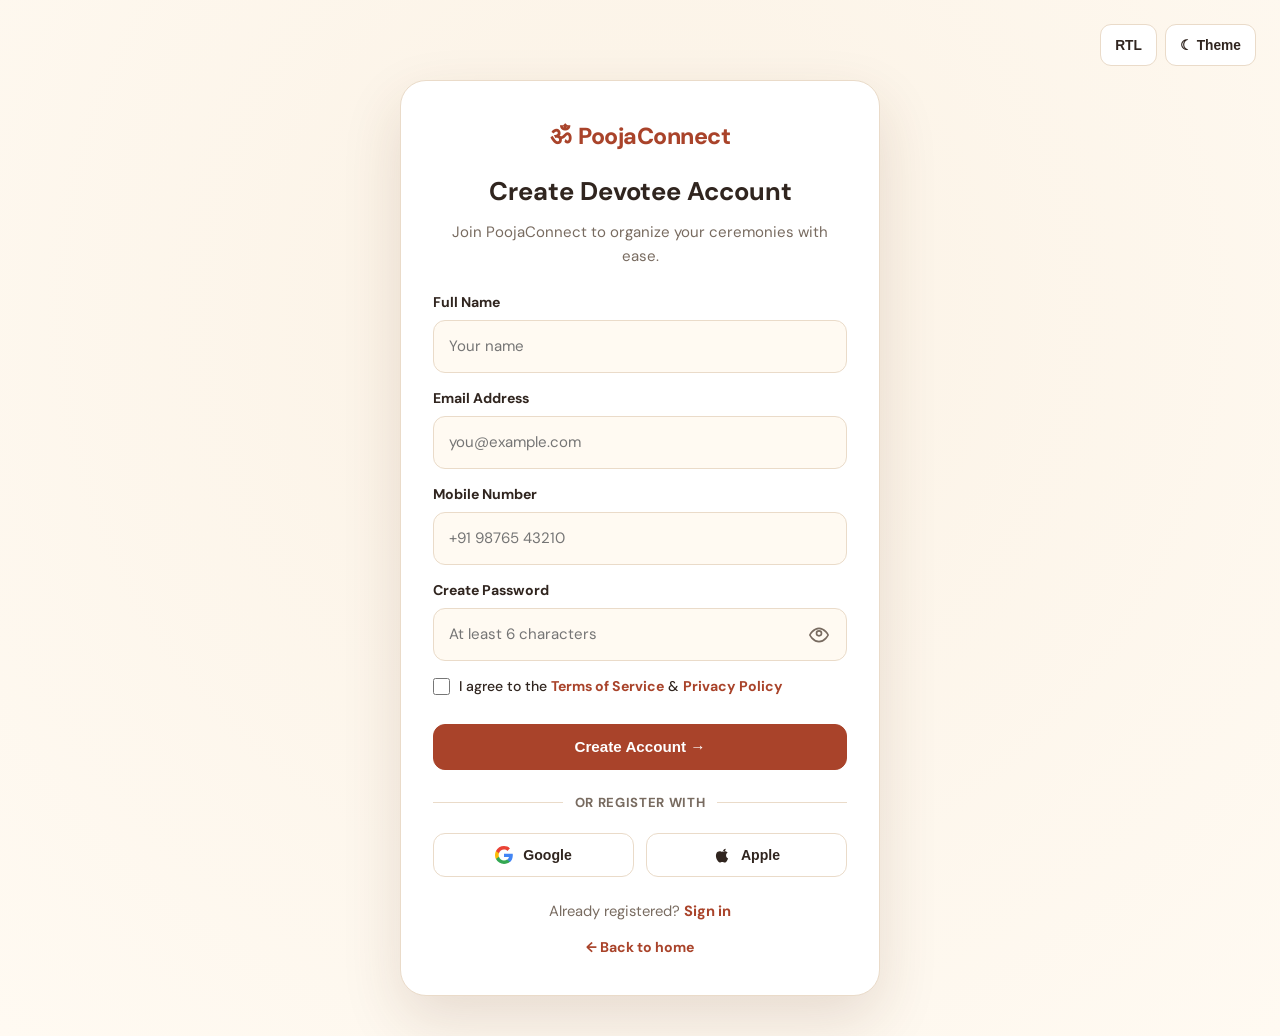
<file: signup.html>
<!doctype html>
<html lang="en">
<head>
  <meta charset="utf-8">
  <meta name="viewport" content="width=device-width,initial-scale=1">
  <meta name="description" content="Create your PoojaConnect account to organize ceremonies and connect with certified Vedic priests.">
  <title>Sign up | PoojaConnect</title>
  <link rel="icon" href="assets/favicon.svg" type="image/svg+xml">
  <link rel="stylesheet" href="css/style.css">
</head>
<body>
  <!-- AUTH PAGE WRAPPER WITHOUT NAVBAR -->
  <div class="auth-page-wrap">
    <!-- THEME AND RTL ON TOP RIGHT (User Strict Requirement) -->
    <div class="auth-top-actions">
      <button class="icon-btn" data-rtl-toggle aria-label="Toggle right to left">RTL</button>
      <button class="icon-btn" data-theme-toggle>☾ Theme</button>
    </div>

    <!-- AUTHENTICATION CARD -->
    <div class="auth-card">
      <!-- BRAND NAME INSIDE CARD (User Strict Requirement) -->
      <div class="auth-card-brand">
        <a class="logo" href="index.html">
          <span class="logo-mark">ॐ</span>
          <span>PoojaConnect</span>
        </a>
      </div>

      <h1>Create Devotee Account</h1>
      <p class="subtitle">Join PoojaConnect to organize your ceremonies with ease.</p>

      <!-- REGISTRATION FORM -->
      <form data-demo>
        <label for="name">Full Name</label>
        <input id="name" required placeholder="Your name">

        <label for="email">Email Address</label>
        <input id="email" type="email" required placeholder="you@example.com">

        <label for="phone">Mobile Number</label>
        <input id="phone" type="tel" required placeholder="+91 98765 43210">

        <label for="password">Create Password</label>
        <!-- PASSWORD FIELD WITH SVG EYE ICON -->
        <div class="password-wrap">
          <input id="password" type="password" minlength="6" required placeholder="At least 6 characters">
          <button class="show-pass-btn" type="button" aria-label="Show password">
            <svg viewBox="0 0 24 24" fill="none" stroke="currentColor" stroke-width="2" stroke-linecap="round" stroke-linejoin="round">
              <path d="M1 12s4-8 11-8 11 8 11 8-4 8-11 8-11-8-11-8z"></path>
              <circle cx="12" cy="10" r="3"></circle>
            </svg>
          </button>
        </div>

        <!-- TERMS CHECKBOX -->
        <div style="margin-top:14px">
          <label class="checkbox-label">
            <input type="checkbox" id="terms" name="terms" required>
            <span>I agree to the <a href="#" style="color:var(--brand);font-weight:700">Terms of Service</a> & <a href="#" style="color:var(--brand);font-weight:700">Privacy Policy</a></span>
          </label>
        </div>

        <!-- SUBMIT BUTTON -->
        <button class="btn" type="submit" style="width:100%;margin-top:20px;height:46px">Create Account →</button>
        <p class="form-message muted" role="status" style="margin-top:10px"></p>
      </form>

      <!-- SOCIAL SECTION MOVED BELOW SUBMIT BUTTON (Point 4 in Image 2) -->
      <div class="auth-divider">
        <span>or register with</span>
      </div>

      <div class="social-auth-grid">
        <button type="button" class="social-auth-btn" aria-label="Sign up with Google">
          <svg viewBox="0 0 24 24" width="18" height="18">
            <path fill="#4285F4" d="M23.745 12.27c0-.7-.06-1.4-.19-2.07H12v4.51h6.6c-.29 1.52-1.14 2.82-2.4 3.68v3.05h3.88c2.27-2.09 3.66-5.17 3.66-9.17z"/>
            <path fill="#34A853" d="M12 24c3.24 0 5.95-1.08 7.93-2.91l-3.88-3.05c-1.08.72-2.45 1.16-4.05 1.16-3.12 0-5.77-2.1-6.72-4.93H1.25v3.15C3.26 21.36 7.33 24 12 24z"/>
            <path fill="#FBBC05" d="M5.28 14.27c-.25-.72-.38-1.49-.38-2.27s.13-1.55.38-2.27V6.58H1.25C.45 8.18 0 9.97 0 12s.45 3.82 1.25 5.42l4.03-3.15z"/>
            <path fill="#EA4335" d="M12 4.75c1.77 0 3.35.61 4.6 1.8l3.42-3.42C17.95 1.19 15.24 0 12 0 7.33 0 3.26 2.64 1.25 6.58l4.03 3.15c.95-2.83 3.6-4.98 6.72-4.98z"/>
          </svg>
          Google
        </button>

        <button type="button" class="social-auth-btn" aria-label="Sign up with Apple">
          <svg viewBox="0 0 24 24" width="18" height="18" fill="currentColor">
            <path d="M18.71 19.5c-.83 1.24-1.71 2.45-3.05 2.47-1.34.03-1.77-.79-3.29-.79-1.53 0-2 .77-3.27.82-1.31.05-2.3-1.32-3.14-2.53C4.25 17 2.94 12.45 4.7 9.39c.87-1.52 2.43-2.48 4.12-2.51 1.28-.02 2.5.87 3.29.87.78 0 2.26-1.07 3.81-.91.65.03 2.47.26 3.64 1.98-.09.06-2.17 1.28-2.15 3.81.03 3.02 2.65 4.03 2.68 4.04-.03.07-.42 1.44-1.38 2.83M15.97 6.37c.62-.75 1.04-1.8 0.92-2.85-.9.04-2 .6-2.65 1.35-.58.67-1.09 1.74-.95 2.77.99.08 2.03-.51 2.68-1.27z"/>
          </svg>
          Apple
        </button>
      </div>

      <div class="auth-links">
        Already registered? <a href="login.html">Sign in</a><br>
        <a href="index.html" style="display:inline-block;margin-top:12px;font-size:0.88rem">← Back to home</a>
      </div>
    </div>
  </div>

  <script src="js/main.js"></script>
</body>
</html>
</file>
<file: css/style.css>
@import url('https://fonts.googleapis.com/css2?family=DM+Sans:ital,wght@0,400;0,500;0,600;0,700;0,800;1,400&family=Hind+Madurai:wght@400;500;600;700&display=swap');

:root {
  --bg: #fffaf2;
  --surface: #ffffff;
  --ink: #30251f;
  --muted: #786b60;
  --brand: #a9432a;
  --brand-hover: #8e351f;
  --brand2: #d97735;
  --gold: #d49a37;
  --soft: #f7ead8;
  --line: #eadbc9;
  --shadow: 0 16px 45px rgba(93, 53, 25, 0.08);
  --shadow-lg: 0 24px 60px rgba(93, 53, 25, 0.14);
  /* Brand Logo: EXACT SAME Brown color in BOTH light and dark themes always */
  --brand-brown: #a9432a; /* Sacred Vedic Terracotta Brown */
}

[data-theme="dark"] {
  --bg: #141210;
  --surface: #201c19;
  --ink: #fbf3ea;
  --muted: #bdaea0;
  --soft: #2e2620;
  --line: #42362d;
  --shadow: 0 16px 45px rgba(0, 0, 0, 0.45);
  --shadow-lg: 0 24px 60px rgba(0, 0, 0, 0.6);
  --brand-brown: #a9432a; /* STRICTLY IDENTICAL in dark & light */
}

* {
  box-sizing: border-box;
}

html {
  scroll-behavior: smooth;
}

body {
  margin: 0;
  background: var(--bg);
  color: var(--ink);
  font-family: 'DM Sans', sans-serif;
  line-height: 1.65;
  transition: background-color 0.25s ease, color 0.25s ease;
  overflow-x: hidden;
}

a {
  color: inherit;
  text-decoration: none;
}

img {
  max-width: 100%;
  display: block;
}

.container {
  width: min(1180px, 92%);
  margin: auto;
}

/* ==========================================================================
   NAVIGATION BAR & ACTIONS (Points 1, 2, 3, 5: 1024px navbar fix)
   ========================================================================== */
.topbar {
  position: sticky;
  top: 0;
  z-index: 100;
  background: color-mix(in srgb, var(--surface) 94%, transparent);
  backdrop-filter: blur(16px);
  border-bottom: 1px solid var(--line);
  transition: background-color 0.25s ease;
}

.nav {
  height: 74px;
  display: flex;
  align-items: center;
  justify-content: space-between;
  gap: 16px;
}

/* Brand Logo (Point 1A: EXACT SAME Brown in BOTH Dark and Light Themes ALWAYS) */
.logo,
.logo span,
.logo-mark,
[data-theme="dark"] .logo,
[data-theme="dark"] .logo span,
[data-theme="dark"] .logo-mark {
  color: var(--brand-brown) !important;
}

.logo {
  font-weight: 800;
  font-size: 1.28rem;
  display: inline-flex;
  align-items: center;
  gap: 8px;
  white-space: nowrap;
  letter-spacing: -0.02em;
}

.logo-mark {
  font-size: 1.55rem;
  line-height: 1;
  font-family: serif;
}

/* Centered Navigation Links */
.navlinks {
  display: flex;
  align-items: center;
  justify-content: center;
  gap: 18px;
  margin: 0 auto;
}

.navlinks a {
  font-size: 0.92rem;
  color: var(--muted);
  font-weight: 600;
  padding: 6px 4px;
  transition: color 0.2s ease;
  position: relative;
  white-space: nowrap;
}

.navlinks a:hover,
.navlinks a.active {
  color: var(--brand);
}

.navlinks a.active::after {
  content: '';
  position: absolute;
  bottom: 0;
  left: 4px;
  right: 4px;
  height: 2px;
  background: var(--brand);
  border-radius: 2px;
}

/* Navigation Action Buttons - Equal Height 42px */
.nav-actions {
  display: flex;
  align-items: center;
  gap: 8px;
}

.icon-btn,
.menu-btn,
.btn-nav {
  height: 42px;
  padding: 0 14px;
  display: inline-flex;
  align-items: center;
  justify-content: center;
  border-radius: 11px;
  font-size: 0.86rem;
  font-weight: 700;
  border: 1px solid var(--line);
  background: var(--surface);
  color: var(--ink);
  cursor: pointer;
  transition: all 0.2s ease;
  box-sizing: border-box;
}

.icon-btn:hover,
.menu-btn:hover {
  border-color: var(--brand);
  color: var(--brand);
  background: var(--soft);
}

.btn-nav-primary {
  height: 42px;
  padding: 0 18px;
  display: inline-flex;
  align-items: center;
  justify-content: center;
  border-radius: 11px;
  font-size: 0.86rem;
  font-weight: 700;
  background: var(--brand);
  color: #ffffff !important;
  border: 1px solid var(--brand);
  cursor: pointer;
  transition: all 0.2s ease;
  box-sizing: border-box;
  white-space: nowrap;
}

.btn-nav-primary:hover {
  background: var(--brand-hover);
  transform: translateY(-1px);
}

.menu-btn {
  display: none;
  font-size: 1.25rem;
  padding: 0 12px;
}

.mobile-nav-actions {
  display: none;
}

/* General Buttons */
.btn {
  display: inline-flex;
  align-items: center;
  justify-content: center;
  gap: 8px;
  padding: 12px 22px;
  border-radius: 12px;
  background: var(--brand);
  color: #ffffff !important;
  font-weight: 700;
  font-size: 0.95rem;
  border: 1px solid var(--brand);
  cursor: pointer;
  transition: all 0.2s ease;
}

.btn:hover {
  transform: translateY(-2px);
  background: var(--brand-hover);
  box-shadow: 0 8px 20px rgba(169, 67, 42, 0.22);
}

.btn.secondary {
  background: transparent;
  color: var(--brand) !important;
  border-color: var(--brand);
}

.btn.secondary:hover {
  background: var(--soft);
  color: var(--brand-hover) !important;
}

.btn.light {
  background: var(--soft);
  color: var(--brand) !important;
  border-color: var(--soft);
}

.btn.light:hover {
  background: color-mix(in srgb, var(--brand) 16%, transparent);
}

/* ==========================================================================
   HERO SECTIONS
   ========================================================================== */
.hero {
  padding: 55px 0 45px;
}

.hero-grid {
  display: grid;
  grid-template-columns: 1.05fr 0.95fr;
  gap: 44px;
  align-items: center;
}

.eyebrow {
  display: inline-flex;
  align-items: center;
  gap: 8px;
  color: var(--brand);
  background: var(--soft);
  padding: 6px 14px;
  border-radius: 30px;
  font-size: 0.82rem;
  font-weight: 800;
  letter-spacing: 0.04em;
}

.hero h1 {
  font-size: clamp(2.3rem, 4.4vw, 4rem);
  line-height: 1.1;
  letter-spacing: -0.04em;
  margin: 18px 0;
}

.hero h1 em {
  font-style: normal;
  color: var(--brand);
}

.lead {
  font-size: 1.1rem;
  color: var(--muted);
  max-width: 560px;
}

.hero-btn-group {
  display: flex;
  align-items: center;
  gap: 12px;
  margin-top: 24px;
  flex-wrap: nowrap;
}

.hero-art {
  position: relative;
}

.hero-art img {
  width: 100%;
  height: 420px;
  object-fit: cover;
  border-radius: 28px;
  box-shadow: var(--shadow-lg);
}

.float-card {
  position: absolute;
  bottom: 22px;
  left: -20px;
  background: var(--surface);
  border: 1px solid var(--line);
  box-shadow: var(--shadow-lg);
  border-radius: 16px;
  padding: 15px 22px;
  max-width: 320px;
}

.float-card strong {
  display: block;
  color: var(--brand);
  font-size: 1.1rem;
}

/* Home 2 Distinct Hero Design */
.home2-hero {
  position: relative;
  background: linear-gradient(135deg, rgba(28, 17, 12, 0.82), rgba(38, 20, 14, 0.88)), url('../assets/images/pooja-ceremony-priest.jpg') center/cover no-repeat;
  color: #ffffff;
  padding: 80px 0 70px;
  border-bottom: 1px solid rgba(255, 255, 255, 0.1);
  text-align: center;
}

.home2-hero-content {
  max-width: 820px;
  margin: 0 auto;
}

.home2-hero h1 {
  font-size: clamp(2.2rem, 4.5vw, 3.6rem);
  line-height: 1.15;
  margin: 18px 0;
  letter-spacing: -0.035em;
  color: #ffffff;
}

.home2-hero h1 em {
  font-style: normal;
  color: #ffb74d;
}

.home2-hero p {
  font-size: 1.12rem;
  color: #f7e6d7;
  max-width: 660px;
  margin: 0 auto 28px;
}

.hero-search-box {
  background: var(--surface);
  color: var(--ink);
  padding: 14px 18px;
  border-radius: 20px;
  box-shadow: 0 20px 50px rgba(0, 0, 0, 0.35);
  display: grid;
  grid-template-columns: 1.2fr 1fr 1fr auto;
  gap: 12px;
  align-items: center;
  max-width: 880px;
  margin: 28px auto 0;
  border: 1px solid var(--line);
}

.search-field {
  text-align: left;
}

.search-field label {
  font-size: 0.72rem;
  text-transform: uppercase;
  letter-spacing: 0.05em;
  color: var(--muted);
  margin-bottom: 2px;
  font-weight: 800;
}

.search-field select,
.search-field input {
  padding: 8px 10px;
  border: 1px solid var(--line);
  border-radius: 8px;
  background: var(--bg);
  font-size: 0.88rem;
  font-weight: 600;
  width: 100%;
}

.home2-tab-group {
  display: flex;
  align-items: center;
  justify-content: center;
  gap: 12px;
  margin-top: 24px;
  flex-wrap: nowrap;
}

/* Centered Page Hero with Background Image for Inner Pages */
.page-hero {
  position: relative;
  background: linear-gradient(135deg, rgba(22, 14, 10, 0.82), rgba(34, 18, 12, 0.88)), url('../assets/images/hero-temple.jpg') center/cover no-repeat;
  color: #ffffff;
  padding: 68px 0;
  text-align: center;
  border-bottom: 1px solid rgba(255, 255, 255, 0.1);
}

.page-hero .container {
  display: flex;
  flex-direction: column;
  align-items: center;
  justify-content: center;
  text-align: center;
  max-width: 800px;
  margin: 0 auto;
}

.page-hero .tag {
  background: rgba(255, 255, 255, 0.18);
  color: #ffd89b;
  border: 1px solid rgba(255, 216, 155, 0.3);
  backdrop-filter: blur(8px);
  margin-bottom: 12px;
}

.page-hero h1,
.page-hero .page-title {
  font-size: clamp(2.1rem, 3.8vw, 3.1rem);
  line-height: 1.15;
  color: #ffffff;
  margin: 8px 0 14px;
  letter-spacing: -0.035em;
  text-align: center;
}

.page-hero p {
  color: #fcefe3;
  font-size: 1.05rem;
  max-width: 660px;
  margin: 0 auto;
  text-align: center;
}

/* ==========================================================================
   STATS STRIP & COMPONENTS
   ========================================================================== */
.stats-strip {
  display: grid;
  grid-template-columns: repeat(4, 1fr);
  gap: 20px;
  padding: 30px 24px;
  background: var(--surface);
  border: 1px solid var(--line);
  border-radius: 22px;
  box-shadow: var(--shadow);
  margin-top: -28px;
  position: relative;
  z-index: 10;
}

.stat-item {
  text-align: center;
}

.stat-num {
  font-size: 2.1rem;
  font-weight: 800;
  color: var(--brand);
  line-height: 1.1;
  display: block;
}

.stat-label {
  font-size: 0.88rem;
  color: var(--muted);
  font-weight: 600;
}

.section {
  padding: 64px 0;
}

.section.alt {
  background: var(--soft);
}

.section-head {
  display: flex;
  justify-content: space-between;
  align-items: flex-end;
  gap: 20px;
  margin-bottom: 32px;
}

.section-head.center {
  flex-direction: column;
  align-items: center;
  text-align: center;
}

.section-head.center p {
  margin: 0 auto;
}

.section h2 {
  font-size: clamp(1.85rem, 3.1vw, 2.6rem);
  line-height: 1.2;
  margin: 8px 0 10px;
  letter-spacing: -0.03em;
}

.tag {
  font-size: 0.76rem;
  color: var(--brand);
  font-weight: 800;
  background: var(--soft);
  padding: 5px 12px;
  border-radius: 20px;
  display: inline-block;
  letter-spacing: 0.03em;
}

.price {
  font-size: 1.25rem;
  font-weight: 800;
  color: var(--brand);
}

.muted {
  color: var(--muted);
}

/* Cards Grid */
.cards {
  display: grid;
  grid-template-columns: repeat(3, 1fr);
  gap: 24px;
}

.card {
  background: var(--surface);
  border: 1px solid var(--line);
  border-radius: 20px;
  overflow: hidden;
  box-shadow: var(--shadow);
  transition: transform 0.25s ease, box-shadow 0.25s ease;
  display: flex;
  flex-direction: column;
}

.card:hover {
  transform: translateY(-4px);
  box-shadow: var(--shadow-lg);
}

.card img {
  width: 100%;
  height: 215px;
  object-fit: cover;
  transition: transform 0.35s ease;
}

.card:hover img {
  transform: scale(1.03);
}

.card-body {
  padding: 22px;
  display: flex;
  flex-direction: column;
  flex: 1;
}

.card-body h3 {
  margin: 8px 0 8px;
  font-size: 1.22rem;
  letter-spacing: -0.02em;
}

.card-body p {
  margin: 0 0 16px;
  font-size: 0.92rem;
  flex: 1;
}

/* Priest Grid */
.priest-grid {
  display: grid;
  grid-template-columns: repeat(3, 1fr);
  gap: 24px;
}

.priest-card {
  background: var(--surface);
  border: 1px solid var(--line);
  border-radius: 22px;
  overflow: hidden;
  box-shadow: var(--shadow);
  transition: transform 0.25s ease;
  display: flex;
  flex-direction: column;
}

.priest-card:hover {
  transform: translateY(-4px);
  box-shadow: var(--shadow-lg);
}

.priest-thumb-wrap {
  position: relative;
  overflow: hidden;
  background: #2a1f18;
}

.priest-thumb-wrap img {
  width: 100%;
  height: 270px;
  object-fit: cover;
  object-position: top center;
  transition: transform 0.35s ease;
}

.priest-card:hover .priest-thumb-wrap img {
  transform: scale(1.04);
}

.priest-badge {
  position: absolute;
  top: 14px;
  right: 14px;
  background: rgba(22, 14, 10, 0.85);
  backdrop-filter: blur(8px);
  color: #ffca28;
  padding: 5px 12px;
  border-radius: 20px;
  font-size: 0.8rem;
  font-weight: 700;
  border: 1px solid rgba(255, 202, 40, 0.3);
}

.priest-body {
  padding: 24px;
  display: flex;
  flex-direction: column;
  flex: 1;
}

.priest-body h3 {
  margin: 6px 0 4px;
  font-size: 1.25rem;
}

.priest-meta {
  display: flex;
  gap: 7px;
  flex-wrap: wrap;
  margin: 12px 0 14px;
}

.meta-chip {
  font-size: 0.76rem;
  background: var(--soft);
  color: var(--brand);
  padding: 4px 10px;
  border-radius: 8px;
  font-weight: 700;
}

.priest-footer {
  display: flex;
  justify-content: space-between;
  align-items: center;
  margin-top: auto;
  padding-top: 16px;
  border-top: 1px solid var(--line);
}

/* Gallery Grid */
.gallery-grid {
  display: grid;
  grid-template-columns: repeat(3, 1fr);
  gap: 22px;
}

.gallery-card {
  position: relative;
  border-radius: 20px;
  overflow: hidden;
  box-shadow: var(--shadow);
  aspect-ratio: 4/3;
}

.gallery-card img {
  width: 100%;
  height: 100%;
  object-fit: cover;
  transition: transform 0.4s ease;
}

.gallery-card:hover img {
  transform: scale(1.06);
}

.gallery-overlay {
  position: absolute;
  inset: 0;
  background: linear-gradient(to top, rgba(20, 13, 9, 0.92) 0%, rgba(20, 13, 9, 0.4) 55%, transparent 100%);
  display: flex;
  flex-direction: column;
  justify-content: flex-end;
  padding: 22px;
  color: #ffffff;
}

.gallery-overlay h3 {
  margin: 4px 0 2px;
  font-size: 1.25rem;
  color: #ffffff;
}

.gallery-overlay p {
  margin: 0;
  font-size: 0.88rem;
  color: #f7e1d2;
}

.gallery-overlay .tag {
  align-self: flex-start;
  margin-bottom: 6px;
  background: rgba(255, 255, 255, 0.22);
  color: #ffffff;
  backdrop-filter: blur(6px);
}

/* Steps Grid */
.steps-grid {
  display: grid;
  grid-template-columns: repeat(4, 1fr);
  gap: 20px;
}

.step-card {
  background: var(--surface);
  border: 1px solid var(--line);
  border-radius: 20px;
  overflow: hidden;
  box-shadow: var(--shadow);
  display: flex;
  flex-direction: column;
}

.step-card img {
  width: 100%;
  height: 160px;
  object-fit: cover;
}

.step-body {
  padding: 20px;
  flex: 1;
}

.step-num {
  display: inline-flex;
  align-items: center;
  justify-content: center;
  width: 32px;
  height: 32px;
  border-radius: 50%;
  background: var(--brand);
  color: #ffffff;
  font-weight: 800;
  font-size: 0.9rem;
  margin-bottom: 12px;
}

.step-card h3 {
  margin: 0 0 6px;
  font-size: 1.1rem;
}

.step-card p {
  margin: 0;
  font-size: 0.88rem;
}

/* Features Grid */
.features {
  display: grid;
  grid-template-columns: repeat(3, 1fr);
  gap: 22px;
}

.feature {
  padding: 28px;
  background: var(--surface);
  border: 1px solid var(--line);
  border-radius: 20px;
  box-shadow: var(--shadow);
}

.feature .symbol {
  font-size: 2.2rem;
  margin-bottom: 14px;
}

.feature h3 {
  margin: 0 0 8px;
  font-size: 1.25rem;
}

.feature p {
  margin: 0;
  font-size: 0.92rem;
}

/* Festival Grid */
.festival-grid {
  display: grid;
  grid-template-columns: repeat(3, 1fr);
  gap: 24px;
}

.festival-card {
  background: var(--surface);
  border: 1px solid var(--line);
  border-radius: 20px;
  overflow: hidden;
  box-shadow: var(--shadow);
  transition: transform 0.25s ease;
  display: flex;
  flex-direction: column;
}

.festival-card:hover {
  transform: translateY(-4px);
  box-shadow: var(--shadow-lg);
}

.festival-card img {
  width: 100%;
  height: 215px;
  object-fit: cover;
}

.festival-body {
  padding: 22px;
  display: flex;
  flex-direction: column;
  flex: 1;
}

.festival-date {
  font-size: 0.78rem;
  color: var(--brand2);
  font-weight: 800;
  text-transform: uppercase;
  margin-bottom: 6px;
  display: block;
}

/* ==========================================================================
   DROPDOWN ACCORDION FAQ SECTION
   ========================================================================== */
.faq-accordion {
  max-width: 820px;
  margin: 0 auto;
  display: flex;
  flex-direction: column;
  gap: 14px;
}

.faq-dropdown {
  background: var(--surface);
  border: 1px solid var(--line);
  border-radius: 16px;
  overflow: hidden;
  box-shadow: var(--shadow);
  transition: border-color 0.2s ease, box-shadow 0.2s ease;
}

.faq-dropdown[open] {
  border-color: var(--brand);
  box-shadow: var(--shadow-lg);
}

.faq-summary {
  padding: 20px 24px;
  display: flex;
  align-items: center;
  justify-content: space-between;
  gap: 16px;
  cursor: pointer;
  font-weight: 700;
  font-size: 1.05rem;
  color: var(--ink);
  user-select: none;
  list-style: none;
}

.faq-summary::-webkit-details-marker {
  display: none;
}

.faq-icon-title {
  display: flex;
  align-items: center;
  gap: 12px;
}

.faq-icon-title span.q-icon {
  font-size: 1.3rem;
  color: var(--brand);
}

.faq-chevron {
  width: 24px;
  height: 24px;
  border-radius: 50%;
  background: var(--soft);
  color: var(--brand);
  display: flex;
  align-items: center;
  justify-content: center;
  font-size: 1.1rem;
  font-weight: 800;
  transition: transform 0.3s ease, background-color 0.2s;
  flex-shrink: 0;
}

.faq-dropdown[open] .faq-chevron {
  transform: rotate(45deg);
  background: var(--brand);
  color: #ffffff;
}

.faq-content {
  padding: 0 24px 22px 58px;
  color: var(--muted);
  font-size: 0.95rem;
  line-height: 1.65;
}

/* ==========================================================================
   CALL TO ACTION (CTA) - Centered & Button Separately Below
   ========================================================================== */
.cta {
  background: linear-gradient(135deg, #7e2b19 0%, #aa4329 50%, #d46f33 100%);
  color: #ffffff;
  border-radius: 26px;
  padding: 48px 36px;
  display: flex;
  flex-direction: column;
  align-items: center;
  justify-content: center;
  text-align: center;
  box-shadow: 0 20px 50px rgba(126, 43, 25, 0.28);
}

.cta-content {
  max-width: 680px;
  margin: 0 auto;
}

.cta h2 {
  font-size: clamp(1.85rem, 3.2vw, 2.6rem);
  line-height: 1.2;
  margin: 0 0 10px;
  color: #ffffff;
}

.cta p {
  color: #fbe6d5;
  font-size: 1.08rem;
  margin: 0 0 26px;
}

.cta .btn {
  background: #ffffff;
  color: var(--brand) !important;
  border-color: #ffffff;
  font-size: 1rem;
  padding: 14px 28px;
  max-width: 100%;
}

.cta .btn:hover {
  background: #f7ead8;
  transform: translateY(-2px);
}

/* Grid two layout */
.grid-two {
  display: grid;
  grid-template-columns: 1fr 1fr;
  gap: 36px;
  align-items: center;
}

/* ==========================================================================
   FOOTER, SOCIAL MEDIA HOVER & BACK TO TOP (Point 2, 3)
   ========================================================================== */
.footer {
  padding: 55px 0 24px;
  background: var(--surface);
  border-top: 1px solid var(--line);
}

.footer .logo {
  font-size: 1.55rem; /* Larger Brand Name (Point 2) */
  font-weight: 800;
  color: var(--brand-brown);
}

.footer .logo span {
  color: var(--brand-brown);
}

.footer-grid {
  display: grid;
  grid-template-columns: 1.5fr 1fr 1fr 1fr;
  gap: 32px;
}

.footer h4 {
  margin: 0 0 16px;
  font-size: 1.05rem;
  color: var(--ink);
  letter-spacing: -0.01em;
}

.footer a {
  display: block;
  color: var(--muted);
  margin: 8px 0;
  font-size: 0.92rem;
  transition: color 0.2s, transform 0.2s;
}

.footer a:hover {
  color: var(--brand);
  transform: translateX(3px);
}

.socials {
  display: flex;
  gap: 12px;
  margin-top: 18px;
}

.socials a {
  width: 42px;
  height: 42px;
  border: 1px solid var(--line);
  background: var(--surface);
  border-radius: 50%;
  display: grid;
  place-items: center;
  color: var(--brand);
  font-size: 1.15rem;
  transition: all 0.25s cubic-bezier(0.4, 0, 0.2, 1);
  text-decoration: none;
}

.socials a:hover {
  background: var(--brand);
  color: #ffffff;
  border-color: var(--brand);
  transform: translateY(-4px) scale(1.08);
  box-shadow: 0 8px 18px rgba(169, 67, 42, 0.35);
}

.footer-bottom {
  border-top: 1px solid var(--line);
  margin-top: 36px;
  padding-top: 24px;
  display: flex;
  justify-content: center;
  align-items: center;
  text-align: center;
  color: var(--muted);
  font-size: 0.88rem;
}

/* Back to Top button in footer permanently removed */
.back-to-top {
  display: none !important;
}

.floating-back-top {
  position: fixed;
  bottom: 28px;
  right: 28px;
  width: 46px;
  height: 46px;
  border-radius: 50%;
  background: var(--brand);
  color: #ffffff;
  border: 0;
  box-shadow: 0 10px 25px rgba(169, 67, 42, 0.38);
  display: grid;
  place-items: center;
  font-size: 1.25rem;
  cursor: pointer;
  z-index: 99;
  opacity: 0;
  visibility: hidden;
  transition: all 0.3s ease;
}

.floating-back-top.show {
  opacity: 1;
  visibility: visible;
}

.floating-back-top:hover {
  transform: translateY(-4px) scale(1.05);
  background: var(--brand-hover);
}

/* ==========================================================================
   AUTHENTICATION PAGES (Point 4 & 11 in Images)
   ========================================================================== */
.auth-page-wrap {
  min-height: 100vh;
  display: flex;
  flex-direction: column;
  justify-content: center;
  align-items: center;
  padding: 80px 20px 40px;
  position: relative;
  background: radial-gradient(circle at 50% 30%, color-mix(in srgb, var(--soft) 50%, var(--bg)), var(--bg));
}

/* Theme and RTL on Top Right of Authentication Page (User Strict Requirement) */
.auth-top-actions {
  position: absolute;
  top: 24px;
  right: 24px;
  display: flex;
  align-items: center;
  gap: 8px;
  z-index: 20;
}

[dir="rtl"] .auth-top-actions,
.rtl .auth-top-actions {
  right: auto;
  left: 24px;
}

/* Brand Name Inside the Authentication Card (User Strict Requirement) */
.auth-card-brand {
  display: flex;
  justify-content: center;
  align-items: center;
  margin-bottom: 16px;
}

.auth-card-brand .logo {
  font-size: 1.45rem;
  color: var(--brand-brown);
}

.auth-card-brand .logo span {
  color: var(--brand-brown);
}

.auth-card {
  width: min(480px, 100%);
  background: var(--surface);
  border: 1px solid var(--line);
  box-shadow: var(--shadow-lg);
  border-radius: 26px;
  padding: 36px 32px;
}

.auth-card h1 {
  text-align: center;
  margin: 0 0 6px;
  font-size: 1.6rem;
}

.auth-card .subtitle {
  text-align: center;
  margin: 0 0 22px;
  color: var(--muted);
  font-size: 0.94rem;
}

/* Social buttons moved BELOW form (Point 4 in Image 2) */
.social-auth-grid {
  display: grid;
  grid-template-columns: 1fr 1fr;
  gap: 12px;
  margin-top: 20px;
}

.social-auth-btn {
  height: 44px;
  display: flex;
  align-items: center;
  justify-content: center;
  gap: 10px;
  border: 1px solid var(--line);
  background: var(--surface);
  color: var(--ink);
  border-radius: 12px;
  font-size: 0.88rem;
  font-weight: 700;
  cursor: pointer;
  transition: all 0.2s ease;
}

.social-auth-btn:hover {
  background: var(--soft);
  border-color: var(--brand);
}

.social-auth-btn svg {
  width: 18px;
  height: 18px;
}

.auth-divider {
  display: flex;
  align-items: center;
  text-align: center;
  margin: 22px 0 16px;
  color: var(--muted);
  font-size: 0.82rem;
  font-weight: 700;
  text-transform: uppercase;
  letter-spacing: 0.05em;
}

.auth-divider::before,
.auth-divider::after {
  content: '';
  flex: 1;
  border-bottom: 1px solid var(--line);
}

.auth-divider span {
  padding: 0 12px;
}

label {
  display: block;
  font-weight: 700;
  font-size: 0.88rem;
  margin: 14px 0 6px;
}

input,
select,
textarea {
  width: 100%;
  padding: 13px 15px;
  border-radius: 12px;
  border: 1px solid var(--line);
  background: var(--bg);
  color: var(--ink);
  font: inherit;
  font-size: 0.94rem;
  outline: none;
  transition: border-color 0.2s, box-shadow 0.2s;
}

input:focus,
select:focus,
textarea:focus {
  border-color: var(--brand);
  box-shadow: 0 0 0 3px color-mix(in srgb, var(--brand) 15%, transparent);
}

.password-wrap {
  position: relative;
}

.password-wrap input {
  padding-right: 48px;
}

.show-pass-btn {
  position: absolute;
  right: 12px;
  top: 50%;
  transform: translateY(-50%);
  background: transparent;
  border: 0;
  color: var(--muted);
  cursor: pointer;
  padding: 6px;
  display: flex;
  align-items: center;
  justify-content: center;
  border-radius: 6px;
  transition: color 0.2s;
}

.show-pass-btn:hover {
  color: var(--brand);
}

.show-pass-btn svg {
  width: 20px;
  height: 20px;
}

.checkbox-row {
  display: flex;
  align-items: center;
  justify-content: space-between;
  margin-top: 14px;
  font-size: 0.88rem;
}

.checkbox-label {
  display: inline-flex;
  align-items: center;
  gap: 9px;
  cursor: pointer;
  font-weight: 500;
  color: var(--ink);
  margin: 0;
}

.checkbox-label input[type="checkbox"] {
  width: 17px;
  height: 17px;
  accent-color: var(--brand);
  cursor: pointer;
  margin: 0;
}

.auth-links {
  text-align: center;
  margin-top: 22px;
  color: var(--muted);
  font-size: 0.92rem;
}

.auth-links a {
  color: var(--brand);
  font-weight: 700;
}

/* ==========================================================================
   DASHBOARD PAGE STYLES (Point 4 in Image 2: Full functional sidebar in all devices)
   ========================================================================== */
.dashboard-grid {
  display: grid;
  grid-template-columns: 290px 1fr;
  gap: 32px;
  margin-top: 36px;
  align-items: start;
}

.dash-sidebar {
  background: var(--surface);
  border: 1px solid var(--line);
  border-radius: 22px;
  padding: 24px;
  box-shadow: var(--shadow);
  position: sticky;
  top: 96px;
  z-index: 10;
}

.dash-profile-card {
  text-align: center;
  padding-bottom: 20px;
  border-bottom: 1px solid var(--line);
  margin-bottom: 20px;
}

.dash-avatar {
  width: 76px;
  height: 76px;
  border-radius: 50%;
  object-fit: cover;
  margin: 0 auto 12px;
  border: 3px solid var(--gold);
}

/* Interactive Sidebar Tabs */
.dash-nav {
  display: flex;
  flex-direction: column;
  gap: 10px;
}

.dash-tab-btn {
  padding: 13px 18px;
  border-radius: 14px;
  font-weight: 700;
  font-size: 0.94rem;
  color: var(--muted);
  display: flex;
  align-items: center;
  gap: 12px;
  transition: all 0.25s ease;
  background: var(--surface);
  border: 1px solid var(--line);
  width: 100%;
  text-align: left;
  cursor: pointer;
  box-sizing: border-box;
}

.dash-tab-btn:hover {
  background: var(--soft);
  color: var(--brand);
  border-color: var(--brand);
  transform: translateX(4px);
}

.dash-tab-btn.active {
  background: var(--brand) !important;
  color: #ffffff !important;
  border-color: var(--brand) !important;
  box-shadow: 0 6px 18px rgba(169, 67, 42, 0.28);
}

.dash-stats {
  display: grid;
  grid-template-columns: repeat(3, 1fr);
  gap: 18px;
  margin-bottom: 30px;
}

.dash-stat-box {
  background: var(--surface);
  border: 1px solid var(--line);
  border-radius: 18px;
  padding: 20px;
  box-shadow: var(--shadow);
}

.dash-stat-box strong {
  font-size: 1.8rem;
  color: var(--brand);
  display: block;
}

/* Tab Panels */
.dash-panel {
  display: none;
}

.dash-panel.active {
  display: block;
}

.dash-booking-card {
  background: var(--surface);
  border: 1px solid var(--line);
  border-radius: 20px;
  padding: 24px;
  box-shadow: var(--shadow);
  margin-bottom: 20px;
  display: grid;
  grid-template-columns: 140px 1fr auto;
  gap: 22px;
  align-items: center;
}

.dash-booking-card img {
  width: 140px;
  height: 110px;
  border-radius: 14px;
  object-fit: cover;
}

.badge-status {
  display: inline-block;
  padding: 4px 10px;
  border-radius: 20px;
  font-size: 0.78rem;
  font-weight: 800;
}

.badge-confirmed {
  background: #e8f5e9;
  color: #2e7d32;
}

.badge-pending {
  background: #fff8e1;
  color: #f57f17;
}

/* Checklist items */
.checklist-item {
  display: flex;
  align-items: center;
  gap: 12px;
  padding: 12px 16px;
  background: var(--bg);
  border: 1px solid var(--line);
  border-radius: 12px;
  margin-bottom: 10px;
}

.checklist-item input[type="checkbox"] {
  width: 18px;
  height: 18px;
  accent-color: var(--brand);
  cursor: pointer;
}

/* ==========================================================================
   RTL SUPPORT
   ========================================================================== */
.rtl {
  direction: rtl;
}

.rtl .navlinks a.active::after {
  left: 4px;
  right: 4px;
}

.rtl .password-wrap input {
  padding-right: 15px;
  padding-left: 48px;
}

.rtl .show-pass-btn {
  right: auto;
  left: 12px;
}

.rtl .footer a:hover {
  transform: translateX(-3px);
}

.rtl .dash-tab-btn {
  text-align: right;
}

/* ==========================================================================
   RESPONSIVE LAYOUT & MEDIA QUERIES (Point 5: 1024px, Point 6: 768px, Points 7-10: mobile)
   ========================================================================== */

/* 1024px & Below: Tablet Navigation Breakpoint (Fix for Point 5 in Image 2) */
@media (max-width: 1024px) {
  .menu-btn {
    display: inline-flex;
  }

  .nav-actions {
    display: none;
  }

  .navlinks {
    display: none;
    position: absolute;
    top: 74px;
    left: 0;
    right: 0;
    background: var(--surface);
    padding: 24px 6%;
    border-bottom: 1px solid var(--line);
    flex-direction: column;
    align-items: stretch;
    gap: 16px;
    box-shadow: 0 15px 35px rgba(0, 0, 0, 0.12);
  }

  .navlinks.open {
    display: flex;
  }

  .navlinks a {
    padding: 10px 0;
    font-size: 1.05rem;
    border-bottom: 1px solid var(--line);
  }

  .navlinks a.active::after {
    display: none;
  }

  .mobile-nav-actions {
    display: flex;
    flex-direction: column;
    gap: 12px;
    margin-top: 14px;
    padding-top: 14px;
  }

  .mobile-nav-actions-row {
    display: grid;
    grid-template-columns: 1fr 1fr;
    gap: 10px;
  }

  .mobile-nav-actions .btn-nav-primary {
    width: 100%;
    height: 44px;
  }

  .hero-grid,
  .dashboard-grid {
    grid-template-columns: 1fr;
    gap: 24px;
  }

  .dash-sidebar {
    position: static;
    width: 100%;
    padding: 20px;
    box-sizing: border-box;
  }

  .dash-profile-card {
    display: flex;
    align-items: center;
    text-align: left;
    gap: 16px;
    padding-bottom: 16px;
    margin-bottom: 16px;
  }

  .dash-avatar {
    margin: 0;
    width: 64px;
    height: 64px;
  }

  .dash-nav {
    display: grid;
    grid-template-columns: repeat(3, 1fr);
    gap: 10px;
  }

  .dash-tab-btn {
    padding: 12px 14px;
    font-size: 0.88rem;
    justify-content: flex-start;
  }

  .hero-search-box {
    grid-template-columns: 1fr;
    gap: 10px;
  }

  .footer-grid {
    grid-template-columns: repeat(2, 1fr);
  }
}

/* 768px Viewport Specific Rules (Point 6 in Image 3: Last Card in Center) */
@media (max-width: 900px) and (min-width: 601px) {
  .cards,
  .priest-grid,
  .gallery-grid,
  .features,
  .festival-grid {
    grid-template-columns: repeat(2, 1fr);
  }

  /* Point 6 in Image 3: Last card in center in 768px */
  .cards > :last-child:nth-child(odd),
  .priest-grid > :last-child:nth-child(odd),
  .gallery-grid > :last-child:nth-child(odd),
  .festival-grid > :last-child:nth-child(odd),
  .features > :last-child:nth-child(odd) {
    grid-column: 1 / -1 !important;
    justify-self: center !important;
    margin: 0 auto !important;
    width: min(100%, 450px) !important;
  }
}

/* Mobile Devices (< 600px) (Points 7, 8, 9, 10 in Images 4 & 5) */
@media (max-width: 600px) {
  .nav {
    height: 68px;
  }

  .logo {
    font-size: 1.15rem;
  }

  .hero {
    padding: 38px 0;
  }

  .hero h1 {
    font-size: 2.15rem;
  }

  .hero-btn-group,
  .home2-tab-group {
    display: flex;
    flex-wrap: nowrap !important;
    gap: 8px;
    width: 100%;
  }

  .hero-btn-group .btn,
  .home2-tab-group .btn {
    flex: 1;
    padding: 10px 10px;
    font-size: 0.82rem;
    white-space: nowrap;
  }

  .float-card {
    position: static;
    margin-top: 14px;
    left: 0;
  }

  .stats-strip {
    grid-template-columns: 1fr;
    margin-top: 20px;
    padding: 20px;
  }

  /* Stacked 1 Column on Mobile */
  .cards,
  .priest-grid,
  .gallery-grid,
  .features,
  .steps-grid,
  .footer-grid,
  .dash-stats,
  .festival-grid,
  .grid-two {
    grid-template-columns: 1fr !important;
    gap: 24px;
  }

  .dash-sidebar {
    padding: 16px;
    border-radius: 18px;
    margin-bottom: 20px;
  }

  .dash-profile-card {
    display: flex;
    align-items: center;
    gap: 12px;
    text-align: left;
    padding-bottom: 12px;
    margin-bottom: 14px;
  }

  .dash-avatar {
    width: 52px;
    height: 52px;
    margin: 0;
  }

  .dash-nav {
    display: grid;
    grid-template-columns: 1fr 1fr;
    gap: 8px;
  }

  .dash-tab-btn {
    padding: 11px 10px;
    font-size: 0.82rem;
    gap: 8px;
    border-radius: 12px;
    white-space: nowrap;
    overflow: hidden;
    text-overflow: ellipsis;
  }

  .dash-tab-btn:hover {
    transform: none;
  }

  .dash-booking-card {
    grid-template-columns: 1fr;
    text-align: center;
  }

  .dash-booking-card img {
    width: 100%;
    height: 160px;
  }

  .section-head {
    display: block;
  }

  .section-head .btn,
  .section-head .eyebrow {
    margin-top: 14px;
  }

  /* CTA Button Layout Fixes on Mobile (Points 7 & 10 in Images 4 & 5) */
  .cta {
    padding: 34px 18px;
  }

  .cta .btn {
    width: 100%;
    max-width: 320px;
    white-space: normal;
    text-align: center;
    line-height: 1.35;
    padding: 13px 18px;
    font-size: 0.94rem;
  }

  .auth-card {
    padding: 26px 18px;
  }

  .social-auth-grid {
    grid-template-columns: 1fr;
  }
}
</file>
